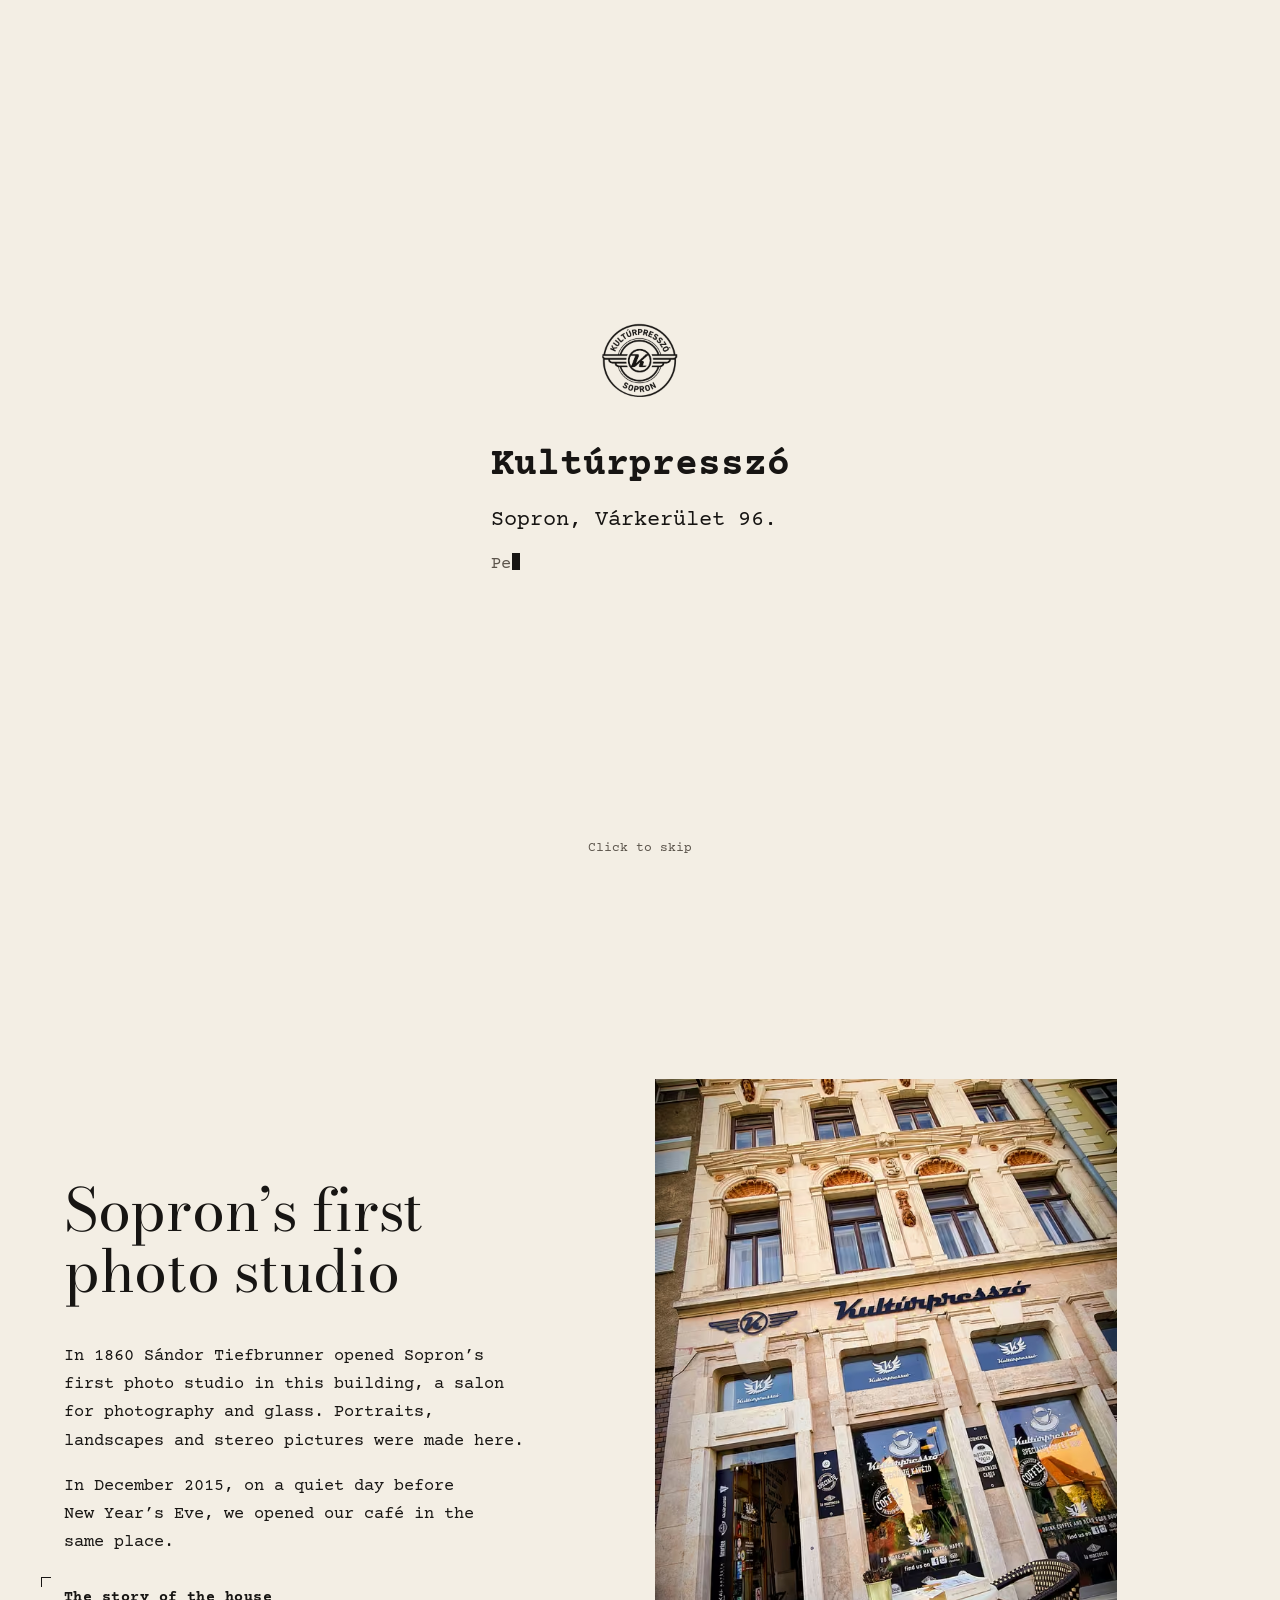
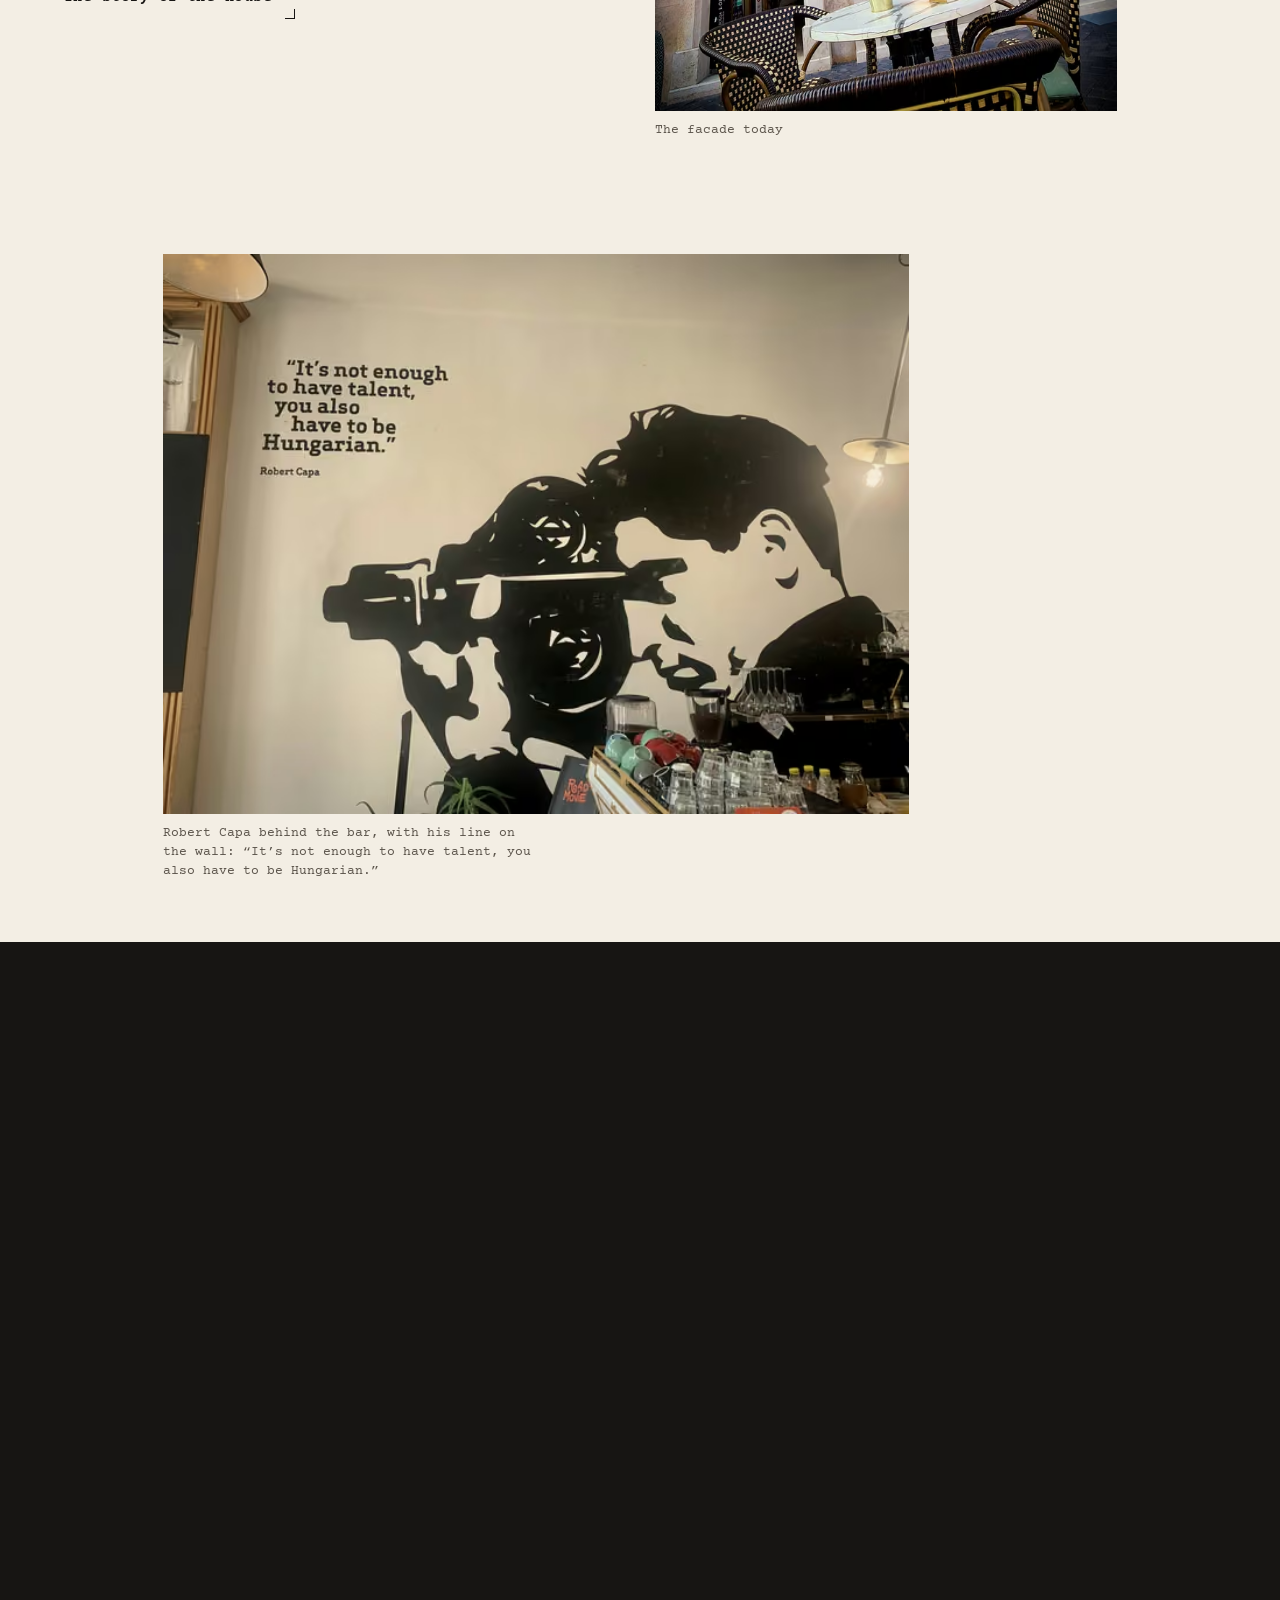
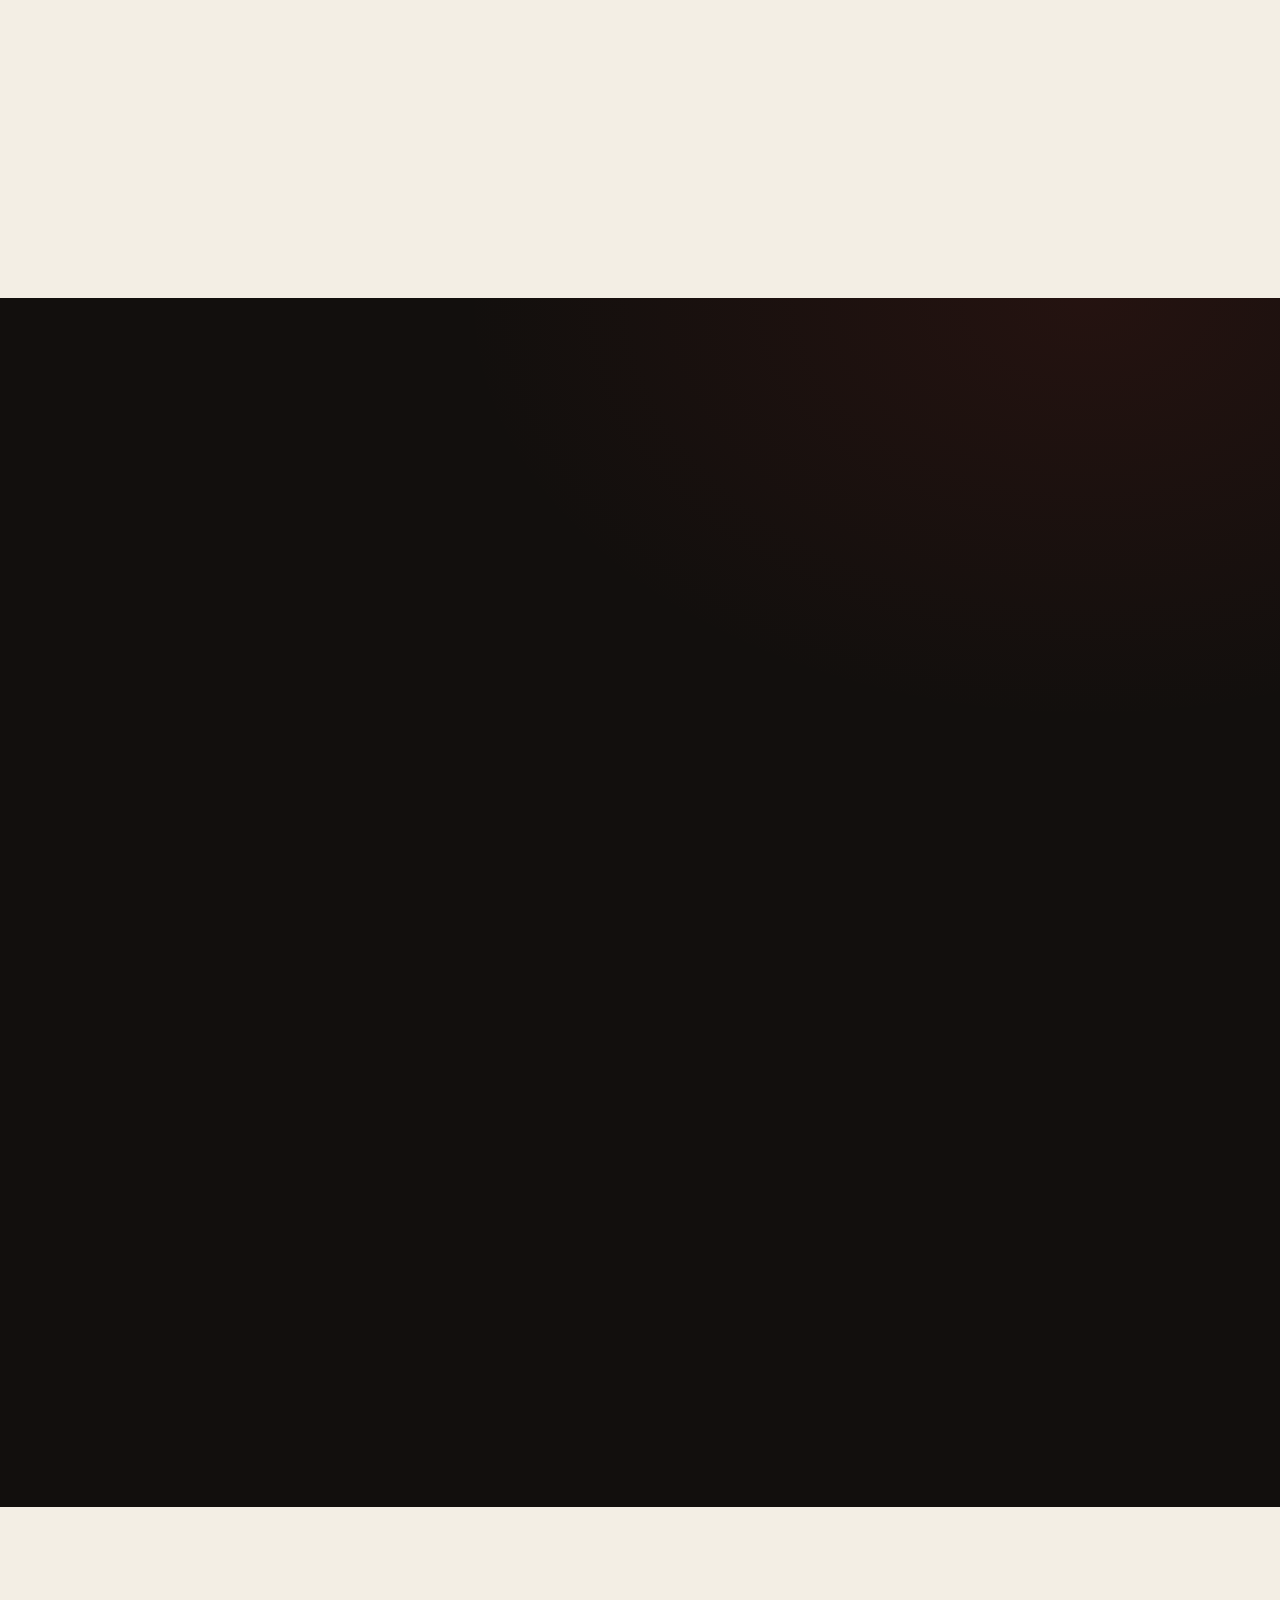
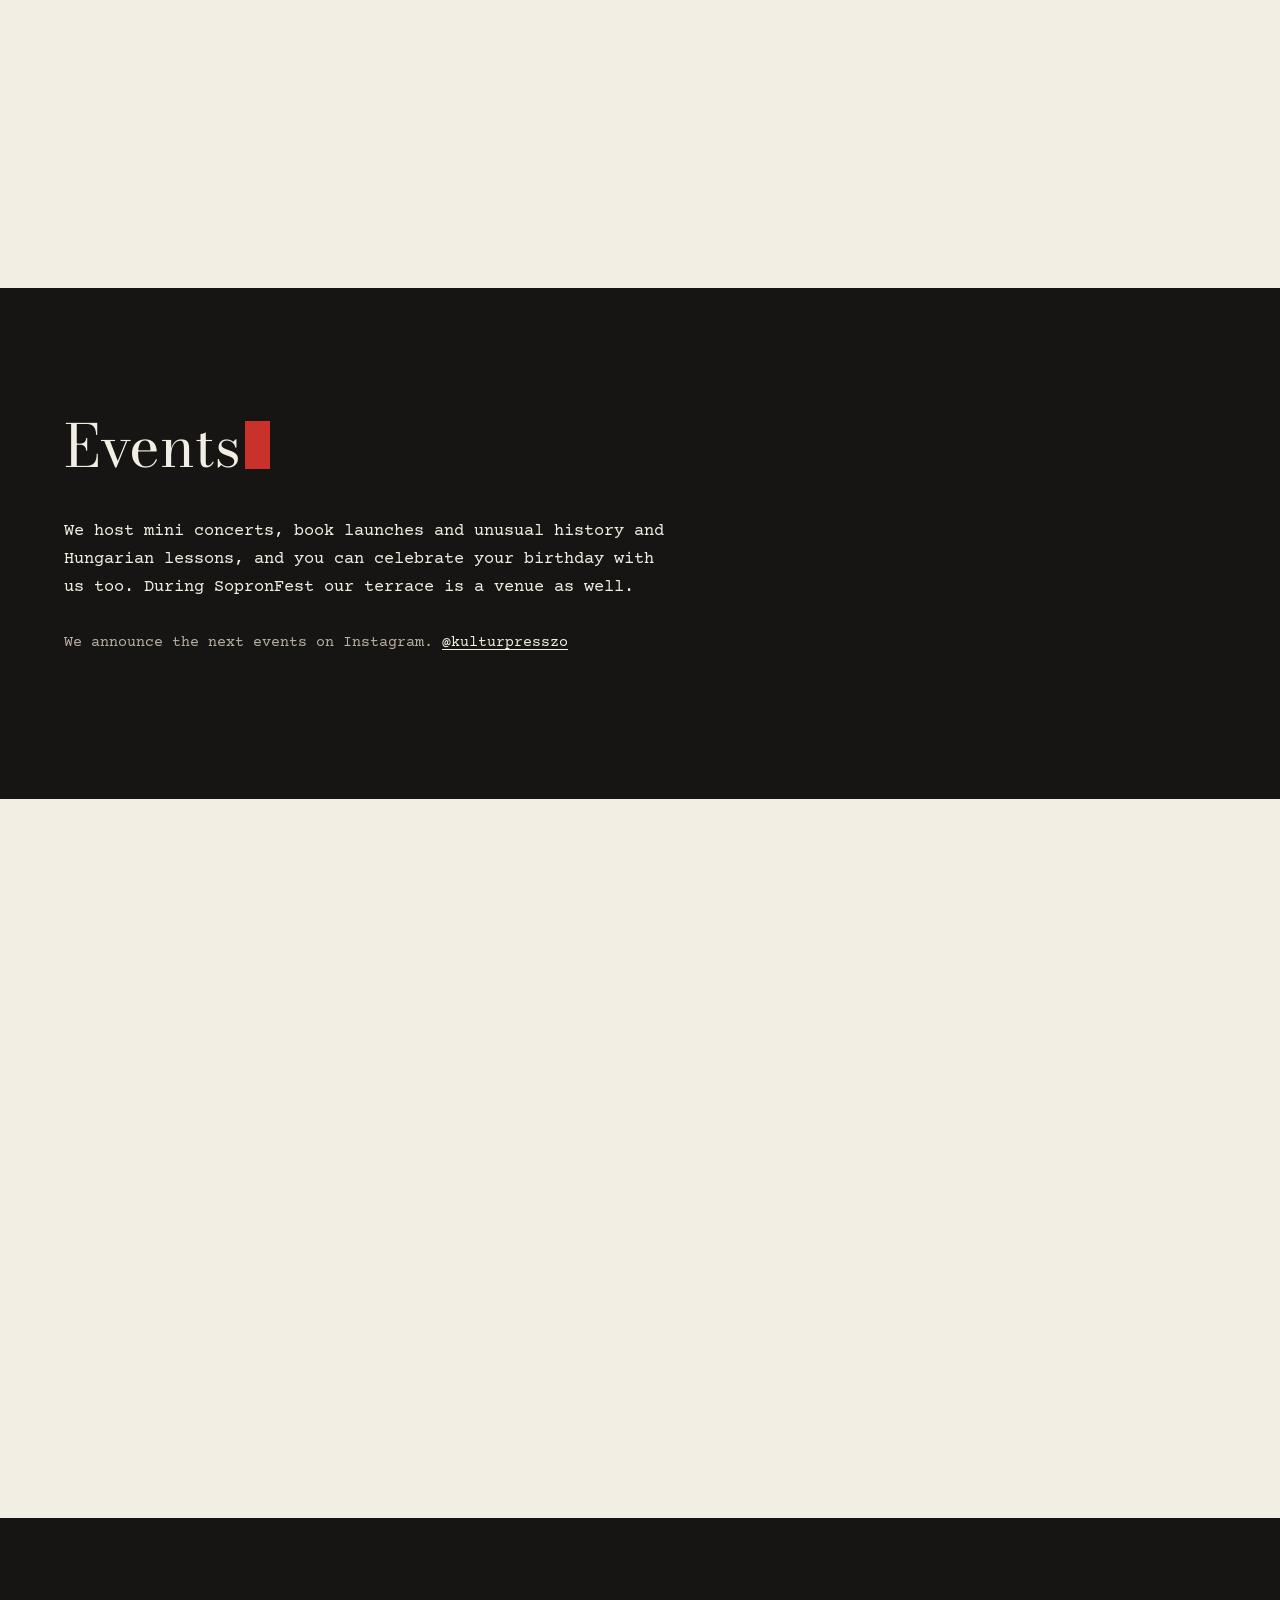
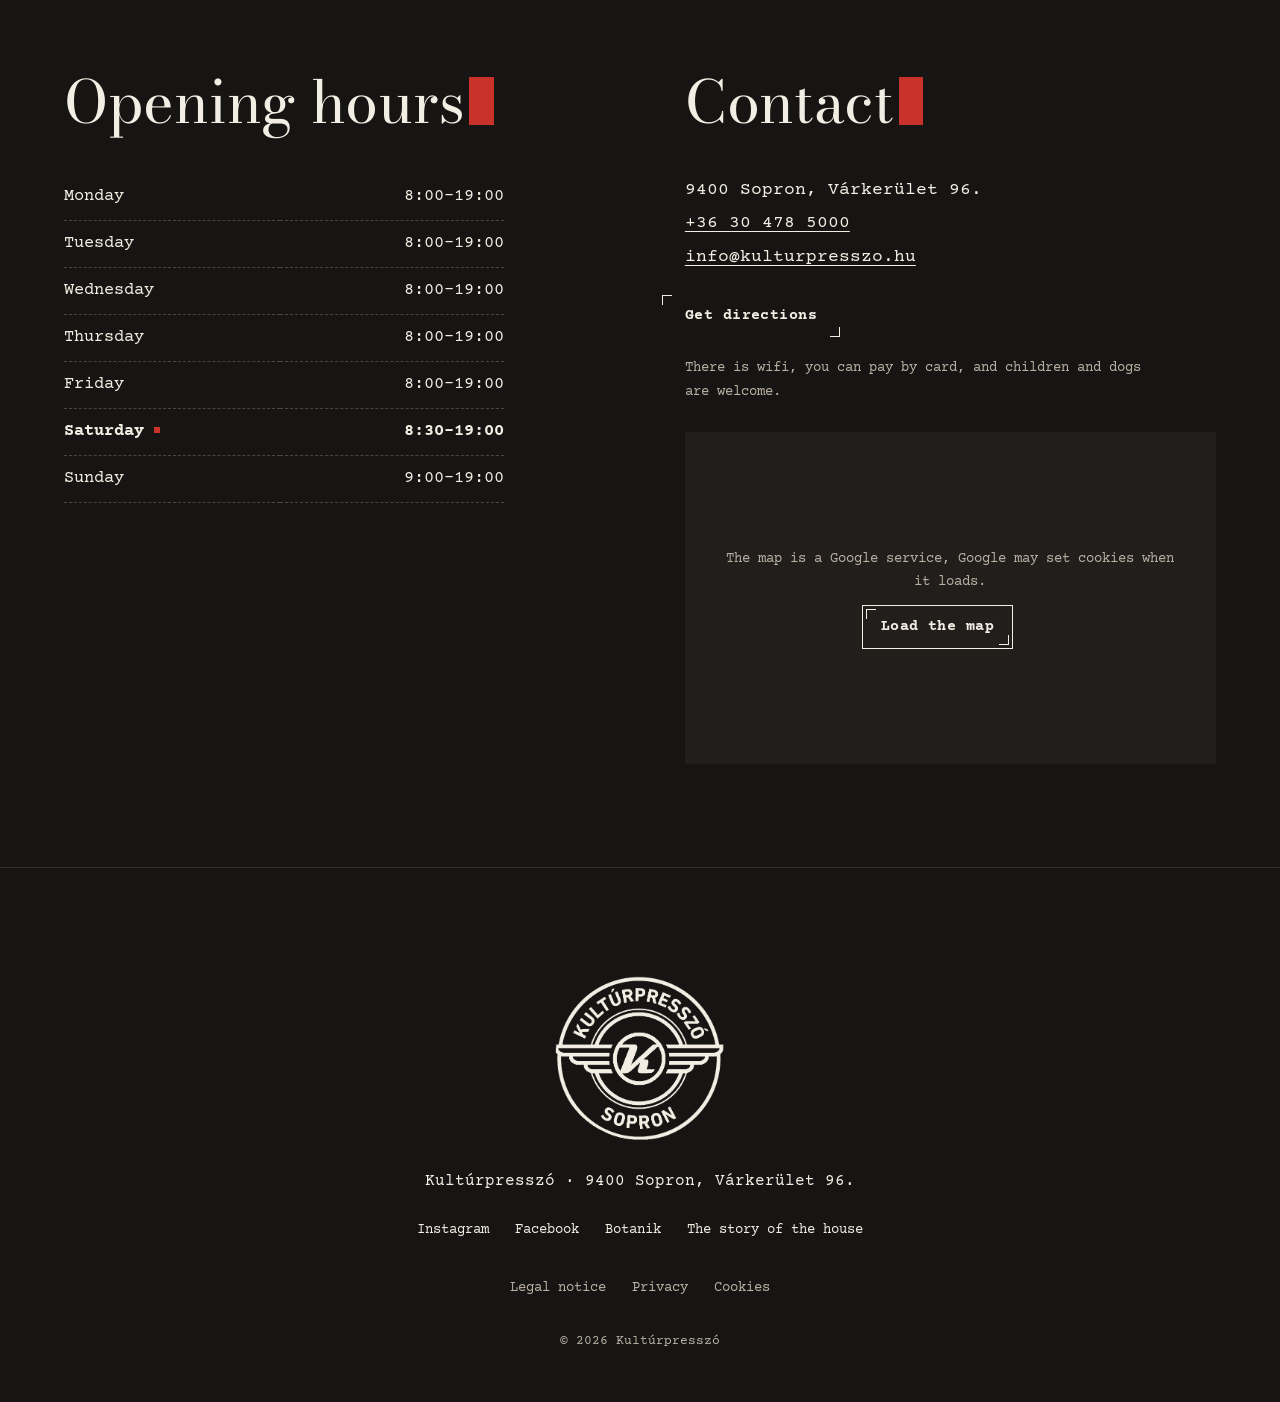
<file: site/index.html>
<!doctype html>
<html lang="hu">
<head>
<meta charset="utf-8">
<meta name="viewport" content="width=device-width, initial-scale=1">
<title>Kultúrpresszó · Kávézó Sopronban, Várkerület 96.</title>
<meta name="description" content="Specialty kávézó a soproni Várkerületen, abban a házban, ahol 1860-ban Sopron első fényirdája nyílt. Étlap, nyitvatartás, elérhetőség.">
<meta name="robots" content="noindex, nofollow">
<!-- fej: a beallit.py írja az oldal.json-ból (ikonok, megosztási kép, Google-nek szóló cégadatok) -->
<meta name="theme-color" content="#171513">
<link rel="icon" href="favicon.svg" type="image/svg+xml">
<link rel="apple-touch-icon" href="apple-touch-icon.png">
<link rel="manifest" href="site.webmanifest">
<meta property="og:type" content="website">
<meta property="og:site_name" content="Kultúrpresszó">
<meta property="og:title" content="Kultúrpresszó · Kávézó Sopronban, Várkerület 96.">
<meta property="og:description" content="Specialty kávézó a soproni Várkerületen, abban a házban, ahol 1860-ban Sopron első fényirdája nyílt. Étlap, nyitvatartás, elérhetőség.">
<meta property="og:image" content="https://kulturpresszo-sopron.netlify.app/img/megosztas.jpg">
<meta property="og:image:width" content="1200"><meta property="og:image:height" content="630">
<meta property="og:locale" content="hu_HU">
<meta property="og:locale:alternate" content="de_DE">
<meta property="og:locale:alternate" content="en_GB">
<meta name="twitter:card" content="summary_large_image">
<script type="application/ld+json">{"@context":"https://schema.org","@type":"CafeOrCoffeeShop","name":"Kultúrpresszó","url":"https://kulturpresszo-sopron.netlify.app/","image":"https://kulturpresszo-sopron.netlify.app/img/megosztas.jpg","address":{"@type":"PostalAddress","streetAddress":"Várkerület 96.","addressLocality":"Sopron","postalCode":"9400","addressCountry":"HU"},"telephone":"+36304785000","email":"info@kulturpresszo.hu","geo":{"@type":"GeoCoordinates","latitude":47.685458,"longitude":16.592671},"priceRange":"$$","sameAs":["https://www.facebook.com/kulturpresszosopron/","https://www.instagram.com/kulturpresszo/"],"openingHoursSpecification":[{"@type":"OpeningHoursSpecification","dayOfWeek":["Sunday"],"opens":"09:00","closes":"19:00"},{"@type":"OpeningHoursSpecification","dayOfWeek":["Monday","Tuesday","Wednesday","Thursday","Friday"],"opens":"08:00","closes":"19:00"},{"@type":"OpeningHoursSpecification","dayOfWeek":["Saturday"],"opens":"08:30","closes":"19:00"}],"acceptsReservations":true,"hasMenu":"https://kulturpresszo-sopron.netlify.app/#etlap"}</script>
<!-- /fej -->
<!-- korai döntések villanás nélkül: nyelv és intro. A kulcsok a beallit.py-ból jönnek (rovid). -->
<script>
(function(){var h=document.documentElement,r='kulturpresszo',L=["hu", "de", "en"],I=1,l=null;
try{l=localStorage.getItem(r+'-lang')}catch(e){}
if(!l||L.indexOf(l)<0){var n=(navigator.languages||[navigator.language||'hu']).map(function(x){return String(x).slice(0,2)});l=n.filter(function(x){return L.indexOf(x)>-1})[0]||'en'}
if(l!=='hu'){h.classList.add('lang-pending');setTimeout(function(){h.classList.remove('lang-pending')},3000)}
var s=null;try{s=sessionStorage.getItem(r+'-intro')}catch(e){}
if(I&&!s&&!matchMedia('(prefers-reduced-motion: reduce)').matches&&!/[?&]nointro/.test(location.search))h.classList.add('intro-on')})();
</script>
<link rel="preload" href="fonts/bodoni-moda-latin-400-normal.woff2" as="font" type="font/woff2" crossorigin>
<link rel="preload" href="fonts/courier-prime-latin-400-normal.woff2" as="font" type="font/woff2" crossorigin>
<link rel="preload" href="fonts/courier-prime-latin-ext-400-normal.woff2" as="font" type="font/woff2" crossorigin>
<link rel="stylesheet" href="css/oldal.min.css?v=2">
</head>
<body class="lap-fo">
<a class="skip" href="#tartalom" data-i18n="skip">Ugrás a tartalomra</a>

<div class="intro" id="intro" aria-hidden="true">
  <div class="intro__papir">
    <span class="intro__pecset"></span>
    <p class="intro__gep"><span class="intro__sor" data-sor="Kultúrpresszó"></span><span class="intro__sor" data-sor="Sopron, Várkerület 96."></span><span class="intro__sor intro__sor--kicsi" data-i18n-sor="introS3" data-sor="1860 óta fényképeznek ebben a házban."></span><span class="sr" data-i18n="introS3">1860 óta fényképeznek ebben a házban.</span></p>
    <p class="intro__skip"></p>
  </div>
  <div class="intro__vaku"></div>
</div>

<header class="fejlec">
  <a class="fejlec__logo" href="#top" aria-label="Kultúrpresszó, vissza a tetejére"><span class="felirat" data-felirat><svg viewBox="84 411 1128 156" role="img" aria-label="Kultúrpresszó" focusable="false"><polygon points="494.8,437.9 471.3,437.9 455.7,464.3 468.4,464.3"/><polygon points="1166.3,437.9 1142.8,437.9 1127.2,464.3 1140,464.3"/><path d="M1129.9,474.7c-12.5,0-22.6,2.6-30.1,7.8c-7.1,4.9-11.4,11.7-12.8,20.3c-0.3,1.5-0.4,3.1-0.4,4.6c0,4.4,1,8.4,3.1,11.8 h-36.1l40.6-44.5h-72.4l-4.7,13.7h29.1l-25.4,26.1c-1.4,1.5-2.5,3.1-3.2,4.7h-14.8c3.9-3.5,5.8-7.7,5.8-12.6 c0-4.5-1.3-10.3-3.9-17.5c-2.2-5.6-4.3-11.2-6.4-16.8c2.4-3.5,3.7-7.3,3.7-11.4c0-7-4.7-11.3-14.2-12.9l-21.1,22.4 c0.1,2.7,0.5,5.1,1.2,7.2c0.4,1.1,1.1,2.6,2.1,4.4l-22.8,21.1h17.1l9.7-8.8c2.4,6.9,3.7,11.3,3.7,13.3c0,3.9-1.5,7.7-4.5,11.5 c-10.6-6.6-18.9-10-25.1-10.2c-3.5-0.1-6.7,0.7-9.4,2.4c-3.2,1.9-5,4.5-5.5,8h-11.8c3.9-3.5,5.8-7.7,5.8-12.6 c0-4.5-1.3-10.3-3.9-17.5c-2.2-5.6-4.3-11.2-6.4-16.8c2.4-3.5,3.7-7.3,3.7-11.4c0-7-4.7-11.3-14.2-12.9l-21.1,22.4 c0.1,2.7,0.5,5.1,1.2,7.2c0.4,1.1,1.1,2.6,2.1,4.4l-22.8,21.1H883l9.7-8.8c2.4,6.9,3.7,11.3,3.7,13.3c0,3.9-1.5,7.7-4.5,11.5 c-10.6-6.6-18.9-10-25.1-10.2c-3.5-0.1-6.7,0.7-9.4,2.4c-3.2,1.9-5,4.5-5.5,8h-44.2c-7.4,0-11.1-2.3-11.1-6.9c0-1,0.2-2.1,0.6-3.2 l7-20.6h18.1l-9.2,18.4h28.3c6.2-4.1,9.1-9.1,8.8-15.2c-0.3-6-4.2-10.6-11.5-13.5c-5.5-2.2-11.8-3.3-19.1-3.3h-12.4 c-11.2,0-20.9,2.6-29.1,7.9c-9.5,6.1-14.2,14.5-14.2,25.2c0,4.4,1,8.2,2.8,11.4h-18.2l15.6-44.5h-47.3l7.2-20.9H710 c-7,0-13.1,1.5-18.1,4.5c-6.1,3.6-9.2,8.7-9.2,15.2c0,3.6,1.1,6.8,3.3,9.5c2.2,2.8,5.1,4.6,8.6,5.3l-11.2,30.8h-26.7 c5.1-1.4,9.7-4.5,13.6-9.3c3.8-4.6,5.8-9.2,6.1-13.8c0.4-10.3-4.5-16.8-14.6-19.6c-4.2-1.2-12.7-1.8-25.5-1.8l7.1-20.7h-31 l-22.5,65.2h-17.2l15.6-44.5h-47.3l7.2-20.9h-13.9c-7,0-13.1,1.5-18.1,4.5c-6.1,3.6-9.2,8.7-9.2,15.2c0,0.4,0,0.8,0,1.2h-30.7 l-15.9,44.5H443l16-44.5H428l-14.4,39.5c-0.6,1.7-1,3.4-1.1,5h-27.4l10.7-30.8h5.7c10.8,0,18-4.6,21.6-13.7h-22.1l12.1-34.3h-16.7 c-6.2,11.8-12.1,20-17.5,24.5c-4.9,4-12.3,7.3-22.2,9.8l-5.4,13.7h14l-10.9,30.8h-18.5l31.9-89.5h-30.3l-31.8,89.5h-16.8 l15.6-44.5h-30.7l-15.9,44.5h-17.4l16-44.5h-31.1L211,514.1c-0.6,1.7-1,3.4-1.1,5h-23.2l9.1-25.9c1.1-3,1.6-5.7,1.6-8 c0-7-4-10.5-12-10.5h-6.5l70-62.2h-26.7l-89.3,81.5l20.8-61.7c1.1-3.3,1.7-6.2,1.7-8.7c0-7.4-4.9-11-14.6-11H87.4 c-5.7,9.5,1.1,21.6,12.1,21.6h22.6l-34.9,98.8h14.4c7.9,0,14.8-2.7,20.9-8l44.7-39.8l-11.4,34.1c-0.5,1.6-0.8,3.1-0.8,4.5 c0,6.1,4.1,9.2,12.3,9.2h29.9c6.9,0,12.4-1.1,16.5-3.3c2.5,2.2,6,3.3,10.5,3.3h15.1c7.6,0,13.6-2.7,18.1-8c0,5.4,4.2,8,12.6,8 h35.8c1.8,0,3.6-0.3,5.3-0.8c1.8,0.5,3.9,0.8,6.4,0.8h32.9c2.8,0,5.5-0.4,8.1-1.2c2,0.8,4.5,1.2,7.6,1.2h43.6 c3.7,0,6.9-0.5,9.7-1.4c2.1,0.9,4.6,1.4,7.4,1.4h15.1c7.6,0,13.6-2.7,18.1-8c0,5.4,4.2,8,12.6,8h35.8c3.6,0,7-1,10.2-2.9 c4.1-2.5,7.1-12.9,8.7-17l9.5-24.6h18.2l-9.7,27.8c-0.7,2.1-1.1,4.1-1.1,5.9c0,7.2,4.3,10.8,13,10.8h28.1l-11.4,32.9h31.1 l26.8-77.4c3.5-0.1,6.8,1,9.7,3.4c2.9,2.4,4.4,5.2,4.4,8.3c0,5.1-1.3,9.2-3.9,12.5c-1.9,2.5-4.8,4.5-8.6,6.2c-2.7,1-5.3,2.1-8,3.2 c0.2,7.2,3.8,10.9,10.8,10.9h46.6c5,0,9.3-1.1,12.9-3.3c4.1-2.5,5.7-12.4,7.3-16.6l9.5-24.6h18.2l-9.7,27.8 c-0.7,2.1-1.1,4.1-1.1,5.9c0,7.2,4.3,10.8,13,10.8h32.8c4.2,0,8.3-1.2,12.1-3.6c0.3-0.2,0.5-0.3,0.8-0.5 c6.7,2.7,15.6,4.1,26.9,4.1H853c2.7,0,5.3-0.4,7.7-1.1c2.6,0.7,5.8,1.1,9.6,1.1h65c2.4,0,4.8-0.3,7-1c2.6,0.6,5.7,1,9.3,1h65 c2.4,0,4.6-0.3,6.8-0.9c2.4,0.6,5.3,0.9,8.9,0.9h55.9c5.3,0,9.6-1.2,13-3.5c6.7,3.3,15.4,4.9,25.9,4.8c11.6-0.1,21-2.7,28.2-7.9 c7.6-5.4,11.8-12.9,12.6-22.4c0.2-2.4-0.3-5.3-1.5-8.7c-1.2-3.3-2.7-5.6-4.6-6.9h27.6c11.4,0,18.3-4.6,20.5-13.7H1129.9z M507.6,519.2h-16.2l15.6-44.4c0.2,3.1,1.3,5.8,3.2,8.3c2.2,2.8,5.1,4.6,8.6,5.3L507.6,519.2z M1131.4,520.8 c-0.8,0.1-1.7,0.1-2.8,0.1c-9.1,0-13.7-2.4-13.7-7.4c0-1,0.2-2.1,0.6-3.3l7.7-21.9h19.6L1131.4,520.8z"/></svg></span></a>
  <button class="fejlec__gomb" type="button" data-menu-gomb aria-expanded="false" aria-controls="menu"><span data-i18n="menu">Menü</span></button>
  <nav class="fejlec__nav vagojel-link" id="menu" data-menu aria-label="Fő menü">
    <a href="#haz" data-i18n="n1">A ház</a>
    <a href="#kave" data-i18n="n2">Kávé</a>
    <a href="#etlap" data-i18n="n3">Étlap</a>
    <a href="#nyitvatartas" data-i18n="n4">Nyitvatartás</a>
    <a href="botanik.html" data-i18n="n5">Botanik</a>
  </nav>
  <div class="nyelv" role="group" aria-label="Nyelv / Sprache / Language">
    <button type="button" data-lang="hu" lang="hu" aria-pressed="true">HU</button>
    <button type="button" data-lang="de" lang="de" aria-pressed="false">DE</button>
    <button type="button" data-lang="en" lang="en" aria-pressed="false">EN</button>
  </div>
</header>

<main id="tartalom">
  <section class="hero" id="top">
    <div class="hero__kep foto foto--elso" data-cur="photo">
      <picture>
        <source media="(max-width: 760px)" type="image/avif" srcset="img/terasz-fa-640.avif 640w, img/terasz-fa-960.avif 960w, img/terasz-fa-1280.avif 1280w, img/terasz-fa-1920.avif 1920w" sizes="100vw">
        <source media="(max-width: 760px)" type="image/webp" srcset="img/terasz-fa-640.webp 640w, img/terasz-fa-960.webp 960w, img/terasz-fa-1280.webp 1280w, img/terasz-fa-1920.webp 1920w" sizes="100vw">
        <source type="image/avif" srcset="img/terasz-este-1280.avif 1280w, img/terasz-este-1920.avif 1920w" sizes="100vw">
        <source type="image/webp" srcset="img/terasz-este-1280.webp 1280w, img/terasz-este-1920.webp 1920w" sizes="100vw">
        <img src="img/terasz-este-1920.jpg" width="1920" height="1080" alt="A Kultúrpresszó terasza este a Várkerületen, a homlokzaton égő fényfüzérrel" data-i18n-attr="alt:altHero" decoding="async">
      </picture>
    </div>
    <div class="hero__szoveg">
      <h1 class="hero__cim" data-i18n="h1">Kávézó a soproni Várkerületen</h1>
      <p class="hero__al" data-i18n="hsub">Specialty kávé és egész nap reggeli abban a házban, ahol 1860-ban Sopron első fényirdája nyílt.</p>
      <p class="hero__sor"><span class="most" data-most></span><span class="hero__cim2">Várkerület 96.</span></p>
      <p class="hero__gombok"><a class="gomb vagojel" href="#etlap" data-i18n="hGomb">Étlap és árak</a><a class="hero__link" href="https://www.google.com/maps/dir/?api=1&amp;destination=Kult%C3%BArpressz%C3%B3%2C%209400%20Sopron%2C%20V%C3%A1rker%C3%BClet%2096." data-utvonal rel="noopener" data-i18n="utvonal">Útvonaltervezés</a></p>
    </div>
    <p class="kepfelirat hero__felirat" data-i18n="hCap">Várkerület 96., este</p>
  </section>

  <section class="lusta haz" id="haz">
    <div class="haz__szoveg">
      <h2 class="gepelt" data-i18n="hazH">Sopron első fényirdája volt</h2>
      <p data-i18n="hazP1">Tiefbrunner Sándor 1860-ban ebben a házban nyitotta meg Sopron első fényirdáját, vagyis fényképészeti és üvegszalonját. Portrék, tájképek és sztereó képek készültek itt.</p>
      <p data-i18n="hazP2">2015 decemberében, egy nyugodt, szilveszter előtti napon nyitottunk kávézót ugyanitt.</p>
      <p><a class="gomb vagojel" href="a-haz.html" data-i18n="hazGomb">A ház története</a></p>
    </div>
    <figure class="haz__kep foto" data-cur="photo">
      <!--pic:homlokzat|altHaz|(max-width: 760px) 100vw, 40vw--><picture><source type="image/avif" srcset="img/homlokzat-640.avif 640w, img/homlokzat-960.avif 960w, img/homlokzat-1280.avif 1280w, img/homlokzat-1464.avif 1464w" sizes="(max-width: 760px) 100vw, 40vw"><source type="image/webp" srcset="img/homlokzat-640.webp 640w, img/homlokzat-960.webp 960w, img/homlokzat-1280.webp 1280w, img/homlokzat-1464.webp 1464w" sizes="(max-width: 760px) 100vw, 40vw"><img src="img/homlokzat-1280.jpg" width="1464" height="2600" alt="A Kultúrpresszó háza a Várkerületen: krémszínű homlokzat, a földszinten a kávézó feliratával" data-i18n-attr="alt:altHaz" loading="lazy" decoding="async"></picture><!--/pic-->
      <figcaption class="kepfelirat" data-i18n="hazCap">A homlokzat ma</figcaption>
    </figure>
    <figure class="haz__capa foto" data-cur="photo">
      <!--pic:capa|altCapa|(max-width: 760px) 100vw, 50vw--><picture><source type="image/avif" srcset="img/capa-640.avif 640w, img/capa-960.avif 960w, img/capa-1280.avif 1280w, img/capa-1920.avif 1920w" sizes="(max-width: 760px) 100vw, 50vw"><source type="image/webp" srcset="img/capa-640.webp 640w, img/capa-960.webp 960w, img/capa-1280.webp 1280w, img/capa-1920.webp 1920w" sizes="(max-width: 760px) 100vw, 50vw"><img src="img/capa-1280.jpg" width="1920" height="1440" alt="Robert Capa fekete sziluettje filmkamerával a pult mögötti falon, mellette az idézete" data-i18n-attr="alt:altCapa" loading="lazy" decoding="async"></picture><!--/pic-->
      <figcaption class="kepfelirat" data-i18n="capaCap">Robert Capa a pult mögött, a falon az ő mondata: „It’s not enough to have talent, you also have to be Hungarian.”</figcaption>
    </figure>
  </section>

  <section class="lusta kave sotet" id="kave">
    <figure class="kave__kep foto" data-cur="photo">
      <!--pic:espresso|altEspresso|(max-width: 760px) 100vw, 50vw--><picture><source type="image/avif" srcset="img/espresso-640.avif 640w, img/espresso-960.avif 960w, img/espresso-1280.avif 1280w, img/espresso-1440.avif 1440w" sizes="(max-width: 760px) 100vw, 50vw"><source type="image/webp" srcset="img/espresso-640.webp 640w, img/espresso-960.webp 960w, img/espresso-1280.webp 1280w, img/espresso-1440.webp 1440w" sizes="(max-width: 760px) 100vw, 50vw"><img src="img/espresso-1280.jpg" width="1440" height="1800" alt="Espresso folyik két csészébe a La Marzocco gépből" data-i18n-attr="alt:altEspresso" loading="lazy" decoding="async"></picture><!--/pic-->
    </figure>
    <div class="kave__szoveg">
      <h2 class="gepelt" data-i18n="kaveH">A kávénk</h2>
      <p data-i18n="kaveP">A blendünket a 42 Coffee pörköli nekünk: fele etióp Heirloom, fele brazil Yellow Bourbon, mindkettő natúr feldolgozású.</p>
      <dl class="adatlap">
        <div><dt data-i18n="k1">Pörkölő</dt><dd>42 Coffee</dd></div>
        <div><dt data-i18n="k2">Gép</dt><dd>La Marzocco KB90</dd></div>
        <div><dt data-i18n="k3">Blend</dt><dd data-i18n="k3d">50% Etiópia Heirloom, 50% Brazília Yellow Bourbon</dd></div>
        <div><dt data-i18n="k4">Mellette</dt><dd data-i18n="k4d">vendégkávé, filter, cold brew</dd></div>
        <div><dt data-i18n="k5">Növényi tej</dt><dd data-i18n="k5d">zab, mandula, kókusz</dd></div>
      </dl>
      <p class="megjegyzes" data-i18n="kaveM">Hogy épp melyik vendégkávé fut, azt a pultnál mondjuk meg.</p>
    </div>
    <figure class="kave__gep foto" data-cur="photo">
      <!--pic:marzocco|altMarzocco|(max-width: 760px) 100vw, 34vw--><picture><source type="image/avif" srcset="img/marzocco-640.avif 640w, img/marzocco-960.avif 960w, img/marzocco-1280.avif 1280w, img/marzocco-1920.avif 1920w" sizes="(max-width: 760px) 100vw, 34vw"><source type="image/webp" srcset="img/marzocco-640.webp 640w, img/marzocco-960.webp 960w, img/marzocco-1280.webp 1280w, img/marzocco-1920.webp 1920w" sizes="(max-width: 760px) 100vw, 34vw"><img src="img/marzocco-1280.jpg" width="1920" height="1549" alt="A La Marzocco kávégép és a darálók a pulton, mögöttük a falfestmény" data-i18n-attr="alt:altMarzocco" loading="lazy" decoding="async"></picture><!--/pic-->
    </figure>
  </section>

  <section class="lusta etlap" id="etlap">
    <div class="etlap__lap">
      <h2 class="gepelt" data-i18n="etlapH">Étlap</h2>
      <div class="etlap__lista" data-etlap="data/menu.json"></div>
      <h3 data-i18n="etelH">Ételek</h3>
      <p data-i18n="etelP">Egész nap reggeli, szendvicsek és bagelek, krémek és kencék vegán változatban is. Sütemény paleo, gluténmentes és vegán változatban.</p>
      <h3 data-i18n="borH">Bor és párlat</h3>
      <p data-i18n="borP">Soproni borok és párlatok.</p>
      <p class="megjegyzes" data-i18n="etlapM">A kávék árai a helyi étlapunkról valók. A teljes étlapot és a napi süteményeket a pultnál találja.</p>
    </div>
    <figure class="etlap__kep foto" data-cur="photo">
      <!--pic:reggeli|altReggeli|(max-width: 760px) 100vw, 40vw--><picture><source type="image/avif" srcset="img/reggeli-640.avif 640w, img/reggeli-960.avif 960w, img/reggeli-1280.avif 1280w, img/reggeli-1440.avif 1440w" sizes="(max-width: 760px) 100vw, 40vw"><source type="image/webp" srcset="img/reggeli-640.webp 640w, img/reggeli-960.webp 960w, img/reggeli-1280.webp 1280w, img/reggeli-1440.webp 1440w" sizes="(max-width: 760px) 100vw, 40vw"><img src="img/reggeli-1280.jpg" width="1440" height="1800" alt="Reggeli a fa asztalon: tojás, saláta, pirítós, mellette cappuccino és latte" data-i18n-attr="alt:altReggeli" loading="lazy" decoding="async"></picture><!--/pic-->
    </figure>
    <figure class="etlap__kep2 foto" data-cur="photo">
      <!--pic:sutik|altSutik|(max-width: 760px) 50vw, 22vw--><picture><source type="image/avif" srcset="img/sutik-640.avif 640w, img/sutik-960.avif 960w, img/sutik-1280.avif 1280w, img/sutik-1440.avif 1440w" sizes="(max-width: 760px) 50vw, 22vw"><source type="image/webp" srcset="img/sutik-640.webp 640w, img/sutik-960.webp 960w, img/sutik-1280.webp 1280w, img/sutik-1440.webp 1440w" sizes="(max-width: 760px) 50vw, 22vw"><img src="img/sutik-1280.jpg" width="1440" height="1800" alt="Sütemények és kávék felülről, mellettük egy magazin" data-i18n-attr="alt:altSutik" loading="lazy" decoding="async"></picture><!--/pic-->
    </figure>
  </section>

  <section class="lusta terasz sotet" id="terasz">
    <div class="terasz__szoveg">
      <h2 class="gepelt" data-i18n="teraszH">Terasz a Várkerületen</h2>
      <p data-i18n="teraszP">Jó időben kint ülünk a ház előtt, esténként fényfüzér ég a bejárat fölött. Kattintson a fotóra, és előhívjuk.</p>
    </div>
    <div class="gep" data-gep>
      <button class="gep__kereso" type="button" data-gep-kereso>
        <span class="gep__kep"><!--pic:terasz-kereso|-|(max-width: 760px) 90vw, 36vw--><picture><source type="image/avif" srcset="img/terasz-kereso-640.avif 640w, img/terasz-kereso-960.avif 960w, img/terasz-kereso-1280.avif 1280w, img/terasz-kereso-1440.avif 1440w" sizes="(max-width: 760px) 90vw, 36vw"><source type="image/webp" srcset="img/terasz-kereso-640.webp 640w, img/terasz-kereso-960.webp 960w, img/terasz-kereso-1280.webp 1280w, img/terasz-kereso-1440.webp 1440w" sizes="(max-width: 760px) 90vw, 36vw"><img src="img/terasz-kereso-1280.jpg" width="1440" height="1176" alt="" loading="lazy" decoding="async"></picture><!--/pic--></span>
        <span class="gep__keret" aria-hidden="true"></span>
        <span class="gep__jel" data-i18n="gepJel">Kattintson a fotóra</span>
      </button>
      <div class="gep__tal" aria-live="polite"><span class="gep__ures" data-i18n="gepUres">előhívótál</span>
        <div class="gep__papir"><span class="gep__nyomat"></span><span class="gep__datum" data-gep-datum></span></div>
        <button class="gomb vagojel gep__mentes" type="button" data-gep-mentes hidden data-i18n="gepMentes">Kép letöltése</button>
      </div>
      <div class="gep__vaku" aria-hidden="true"></div>
    </div>
  </section>

  <section class="lusta galeria" id="galeria">
    <h2 class="gepelt" data-i18n="galH">A presszó belülről</h2>
    <div class="racs">
      <figure class="racs__1 foto" data-cur="photo"><!--pic:belso|altBelso|(max-width: 760px) 100vw, 50vw--><picture><source type="image/avif" srcset="img/belso-640.avif 640w, img/belso-960.avif 960w, img/belso-1280.avif 1280w, img/belso-1920.avif 1920w" sizes="(max-width: 760px) 100vw, 50vw"><source type="image/webp" srcset="img/belso-640.webp 640w, img/belso-960.webp 960w, img/belso-1280.webp 1280w, img/belso-1920.webp 1920w" sizes="(max-width: 760px) 100vw, 50vw"><img src="img/belso-1280.jpg" width="1920" height="1440" alt="A belső tér függőlámpákkal, a falon Robert Capa sziluettje" data-i18n-attr="alt:altBelso" loading="lazy" decoding="async"></picture><!--/pic--><figcaption class="kepfelirat" data-i18n="g1">A belső tér, hátul a falfestmény</figcaption></figure>
      <figure class="racs__2 foto" data-cur="photo"><!--pic:letra|altLetra|(max-width: 760px) 50vw, 25vw--><picture><source type="image/avif" srcset="img/letra-640.avif 640w, img/letra-960.avif 960w, img/letra-1280.avif 1280w, img/letra-1460.avif 1460w" sizes="(max-width: 760px) 50vw, 25vw"><source type="image/webp" srcset="img/letra-640.webp 640w, img/letra-960.webp 960w, img/letra-1280.webp 1280w, img/letra-1460.webp 1460w" sizes="(max-width: 760px) 50vw, 25vw"><img src="img/letra-1280.jpg" width="1460" height="2600" alt="Piros létra a plafonig érő könyvespolc előtt" data-i18n-attr="alt:altLetra" loading="lazy" decoding="async"></picture><!--/pic--><figcaption class="kepfelirat" data-i18n="g2">A piros létra</figcaption></figure>
      <figure class="racs__3 foto" data-cur="photo"><!--pic:irogep|altIrogep|(max-width: 760px) 50vw, 25vw--><picture><source type="image/avif" srcset="img/irogep-640.avif 640w, img/irogep-960.avif 960w, img/irogep-1280.avif 1280w, img/irogep-1440.avif 1440w" sizes="(max-width: 760px) 50vw, 25vw"><source type="image/webp" srcset="img/irogep-640.webp 640w, img/irogep-960.webp 960w, img/irogep-1280.webp 1280w, img/irogep-1440.webp 1440w" sizes="(max-width: 760px) 50vw, 25vw"><img src="img/irogep-1280.jpg" width="1440" height="1800" alt="Latte egy türkiz írógépen, mögötte egy régi fekete-fehér fénykép" data-i18n-attr="alt:altIrogep" loading="lazy" decoding="async"></picture><!--/pic--><figcaption class="kepfelirat" data-i18n="g3">Türkiz írógép</figcaption></figure>
      <figure class="racs__4 foto" data-cur="photo"><!--pic:polcok|altPolcok|(max-width: 760px) 100vw, 50vw--><picture><source type="image/avif" srcset="img/polcok-640.avif 640w, img/polcok-960.avif 960w, img/polcok-1280.avif 1280w, img/polcok-1920.avif 1920w" sizes="(max-width: 760px) 100vw, 50vw"><source type="image/webp" srcset="img/polcok-640.webp 640w, img/polcok-960.webp 960w, img/polcok-1280.webp 1280w, img/polcok-1920.webp 1920w" sizes="(max-width: 760px) 100vw, 50vw"><img src="img/polcok-1280.jpg" width="1920" height="1440" alt="Hosszú belső tér plafonig érő fa polcokkal és asztalokkal" data-i18n-attr="alt:altPolcok" loading="lazy" decoding="async"></picture><!--/pic--><figcaption class="kepfelirat" data-i18n="g4">Plafonig érő polcok</figcaption></figure>
      <figure class="racs__5 foto" data-cur="photo"><!--pic:szonyeg|altSzonyeg|(max-width: 760px) 50vw, 25vw--><picture><source type="image/avif" srcset="img/szonyeg-640.avif 640w, img/szonyeg-960.avif 960w, img/szonyeg-1280.avif 1280w" sizes="(max-width: 760px) 50vw, 25vw"><source type="image/webp" srcset="img/szonyeg-640.webp 640w, img/szonyeg-960.webp 960w, img/szonyeg-1280.webp 1280w" sizes="(max-width: 760px) 50vw, 25vw"><img src="img/szonyeg-1280.jpg" width="1280" height="1600" alt="Latte egy perzsaszőnyeg közepén, felülről" data-i18n-attr="alt:altSzonyeg" loading="lazy" decoding="async"></picture><!--/pic--><figcaption class="kepfelirat" data-i18n="g5">Latte a perzsaszőnyegen</figcaption></figure>
      <figure class="racs__6 foto" data-cur="photo"><!--pic:konyv|altKonyv|(max-width: 760px) 50vw, 25vw--><picture><source type="image/avif" srcset="img/konyv-640.avif 640w, img/konyv-960.avif 960w, img/konyv-1263.avif 1263w" sizes="(max-width: 760px) 50vw, 25vw"><source type="image/webp" srcset="img/konyv-640.webp 640w, img/konyv-960.webp 960w, img/konyv-1263.webp 1263w" sizes="(max-width: 760px) 50vw, 25vw"><img src="img/konyv-1263.jpg" width="1263" height="1365" alt="Nyitott könyv fekete-fehér fotóval és egy latte" data-i18n-attr="alt:altKonyv" loading="lazy" decoding="async"></picture><!--/pic--><figcaption class="kepfelirat" data-i18n="g6">Könyv a kávé mellé</figcaption></figure>
    </div>
  </section>

  <section class="lusta velemeny" id="velemenyek">
    <h2 class="gepelt" data-i18n="velH">Vendégeink a Google-on</h2>
    <blockquote class="velemeny__nagy"><p>„Állandó reggelizőhelyünk lett ez a csodás hangulatú, irtó cuki, menő hely.”</p><footer>Kriszta Kovacs</footer></blockquote>
    <div class="velemeny__kicsik">
      <blockquote><p>„Finom kávé, kellemes belső tér, és a Várkerület elragadó hangulata.”</p><footer>Groove Rádió</footer></blockquote>
      <blockquote lang="en"><p>“A perfect espresso macchiato on a lovely September afternoon.”</p><footer>Patrycja M. <span data-i18n="angolul">(angolul írta)</span></footer></blockquote>
    </div>
    <p class="velemeny__szam"><span data-i18n="velSzam">4,6 csillag, 1230 értékelés a Google-on (2026. november)</span> <a class="vonal" href="https://www.google.com/maps/search/?api=1&amp;query=Kult%C3%BArpressz%C3%B3%20Sopron%20V%C3%A1rker%C3%BClet%2096" rel="noopener" data-i18n="velLink">Az összes vélemény</a></p>
  </section>

  <section class="programok sotet" id="programok">
    <h2 class="gepelt" data-i18n="progH">Programok</h2>
    <p class="programok__le" data-i18n="progP">Tartunk mini koncerteket, könyvbemutatókat, rendhagyó történelem- és magyarórákat, és születésnapot is ünnepelhet nálunk. A SopronFest idején a teraszunk is helyszín.</p>
    <ol class="programok__lista" data-programok="data/esemenyek.json"></ol>
    <p class="programok__ures" data-programok-ures hidden><span data-i18n="progUres">A következő programokat az Instagramon jelentjük be.</span> <a class="vonal" href="https://www.instagram.com/kulturpresszo/" rel="noopener">@kulturpresszo</a></p>
  </section>

  <section class="lusta botanik-ajanlo" id="botanik">
    <figure class="botanik-ajanlo__kep foto" data-cur="photo">
      <!--pic:botanik-belso|altBotanikBelso|(max-width: 760px) 100vw, 55vw--><picture><source type="image/avif" srcset="img/botanik-belso-640.avif 640w, img/botanik-belso-960.avif 960w, img/botanik-belso-1280.avif 1280w, img/botanik-belso-1440.avif 1440w" sizes="(max-width: 760px) 100vw, 55vw"><source type="image/webp" srcset="img/botanik-belso-640.webp 640w, img/botanik-belso-960.webp 960w, img/botanik-belso-1280.webp 1280w, img/botanik-belso-1440.webp 1440w" sizes="(max-width: 760px) 100vw, 55vw"><img src="img/botanik-belso-1280.jpg" width="1440" height="1795" alt="A Botanik belső tere fotelekkel és nagy üvegfalakkal" data-i18n-attr="alt:altBotanikBelso" loading="lazy" decoding="async"></picture><!--/pic-->
    </figure>
    <div class="botanik-ajanlo__szoveg">
      <h2 class="gepelt" data-i18n="botH">Kultúrpresszó Botanik</h2>
      <p data-i18n="botP">2025. május 1. óta a Soproni Egyetem Botanikus kertjében, a Ligneum üvegépületében is főzünk kávét. Hétköznap 8:30–16:00, hétvégén rendezvények idején.</p>
      <p><a class="gomb vagojel" href="botanik.html" data-i18n="botGomb">A Botanik oldala</a></p>
    </div>
  </section>

  <section class="info sotet" id="nyitvatartas">
    <div class="info__nyitva">
      <h2 class="gepelt" data-i18n="nyitvaH">Nyitvatartás</h2>
      <p class="most most--nagy" data-most></p>
      <div data-nyitvatartas><table><caption class="sr" data-i18n="nyitvaH">Nyitvatartás</caption><tbody></tbody></table>
      <ul class="kivetelek" data-kivetelek hidden></ul></div>
    </div>
    <div class="info__cim" id="elerhetoseg">
      <h2 class="gepelt" data-i18n="elerH">Elérhetőség</h2>
      <p class="info__sorok">9400 Sopron, Várkerület 96.<br><a class="vonal" href="tel:+36304785000">+36 30 478 5000</a><br><a class="vonal" href="mailto:info@kulturpresszo.hu">info@kulturpresszo.hu</a></p>
      <p><a class="gomb vagojel" href="https://www.google.com/maps/dir/?api=1&amp;destination=Kult%C3%BArpressz%C3%B3%2C%209400%20Sopron%2C%20V%C3%A1rker%C3%BClet%2096." data-utvonal rel="noopener" data-i18n="utvonal">Útvonaltervezés</a></p>
      <p class="megjegyzes" data-i18n="infoM">Van wifi, fizethet kártyával, és gyerekkel, kutyával is szívesen látjuk.</p>
      <div class="terkep" data-terkep="https://www.google.com/maps?q=Kult%C3%BArpressz%C3%B3%2C%20Sopron%2C%20V%C3%A1rker%C3%BClet%2096.&amp;output=embed">
        <p><span data-i18n="terkepP">A térkép a Google szolgáltatása, betöltéskor a Google sütiket helyezhet el.</span><br>
        <button type="button" class="gomb vagojel" data-cim="Térkép" data-i18n="terkepGo">Térkép betöltése</button></p>
      </div>
    </div>
  </section>
</main>

<footer class="labresz">
  <span class="labresz__pecset" aria-hidden="true"></span>
  <p class="labresz__nev">Kultúrpresszó · 9400 Sopron, Várkerület 96.</p>
  <p class="labresz__linkek vagojel-link"><a href="https://www.instagram.com/kulturpresszo/" rel="noopener">Instagram</a><a href="https://www.facebook.com/kulturpresszosopron/" rel="noopener">Facebook</a><a href="botanik.html">Botanik</a><a href="a-haz.html" data-i18n="hazGomb">A ház története</a></p>
  <p class="labresz__jogi vagojel-link"><a href="jogi.html#impresszum" data-i18n="ftImp">Impresszum</a><a href="jogi.html#adatkezeles" data-i18n="ftPriv">Adatkezelés</a><a href="jogi.html#sutik" data-i18n="ftCook">Sütik</a></p>
  <p class="labresz__kicsi">© 2026 Kultúrpresszó <span class="labresz__keszito"><!-- keszito --><!-- /keszito --></span></p>
</footer>

<script src="js/oldal.js?v=1"></script>
<script src="js/szovegek.js?v=1"></script>
<script src="js/oldal.min.js?v=1" defer></script>
</body>
</html>
</file>
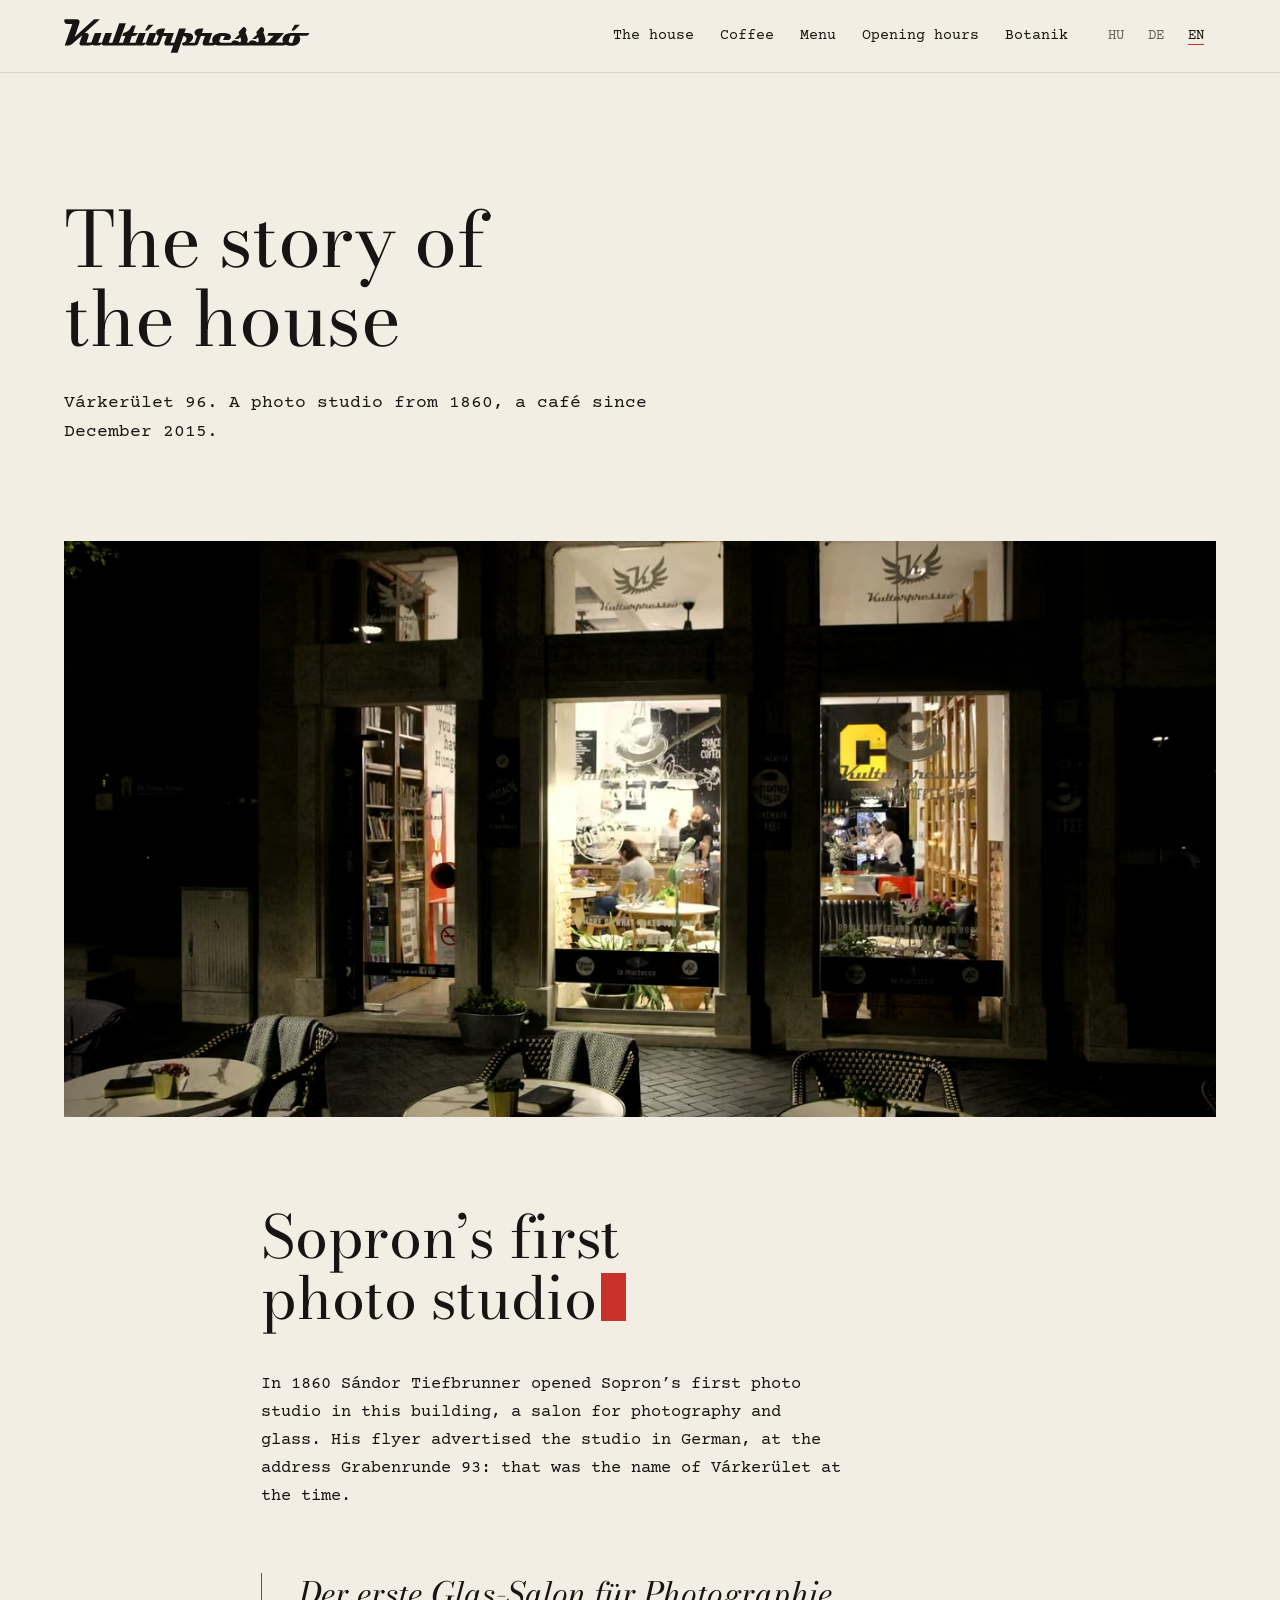
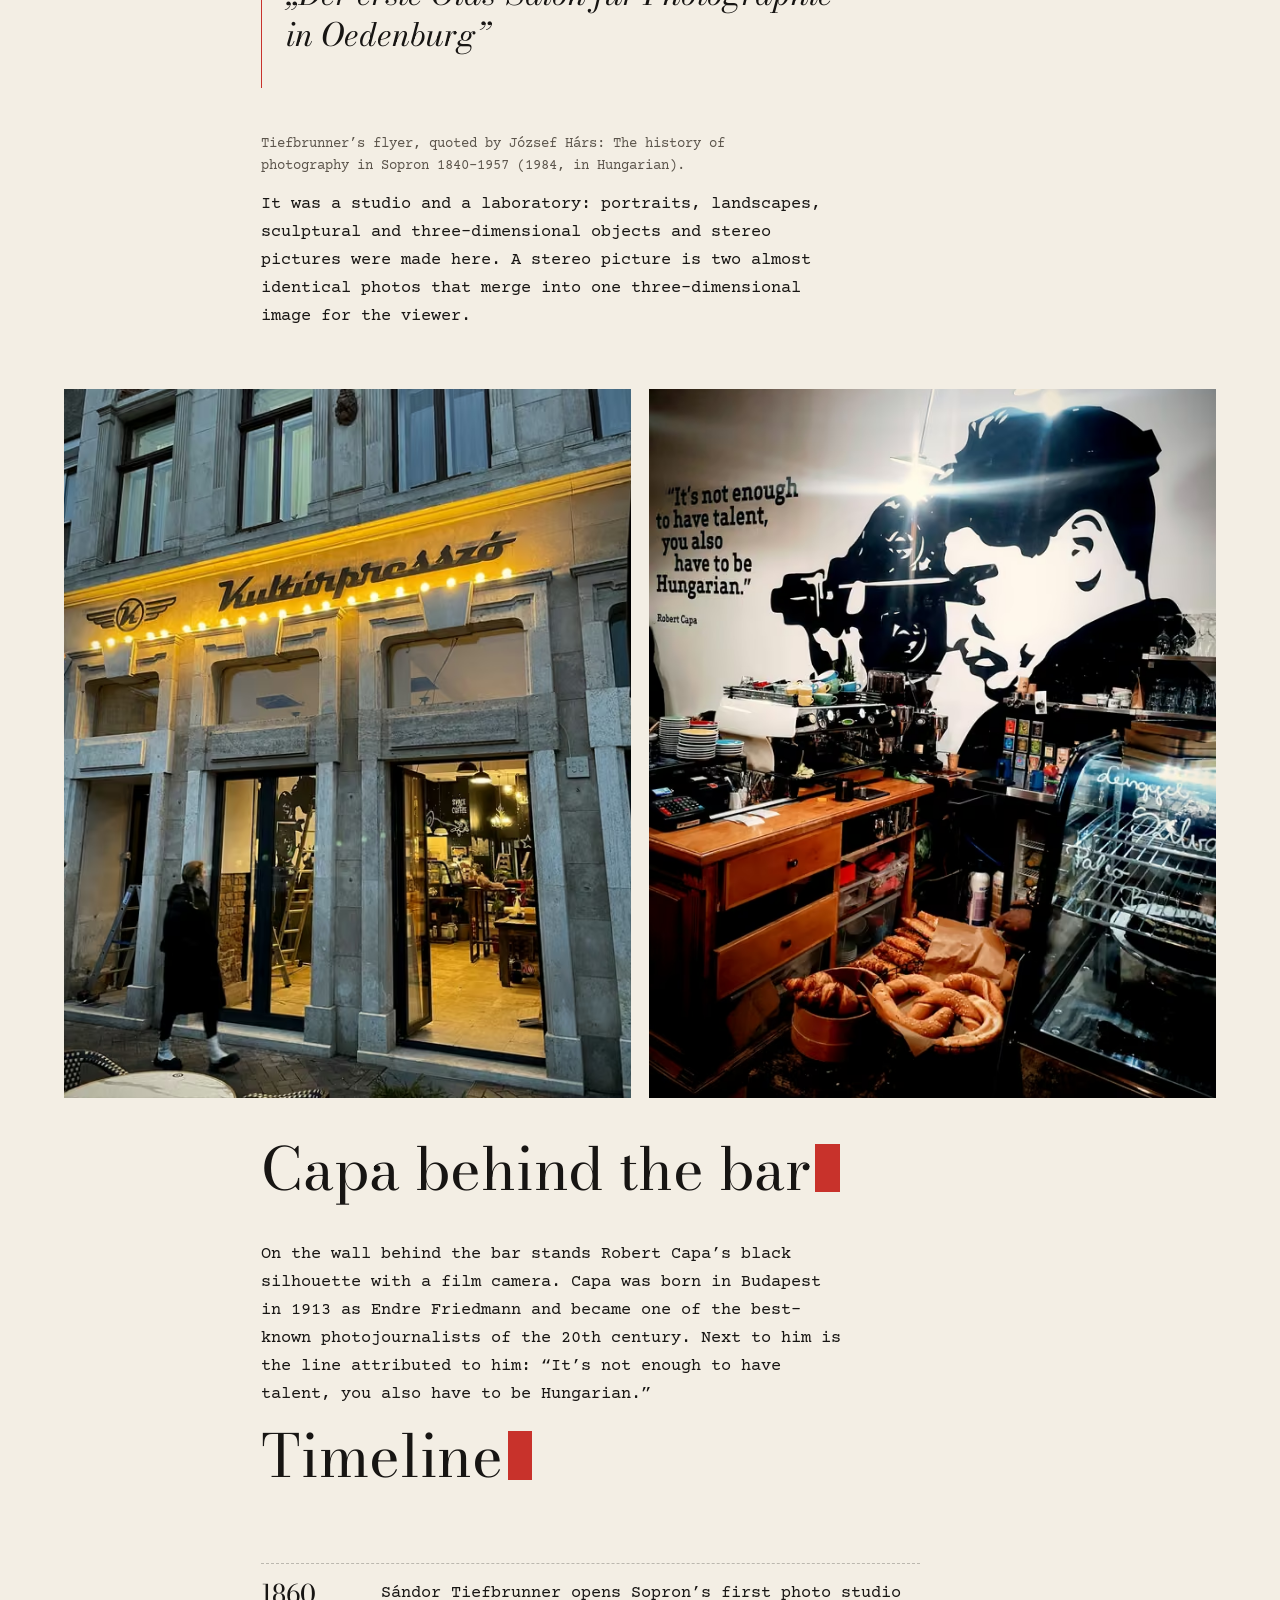
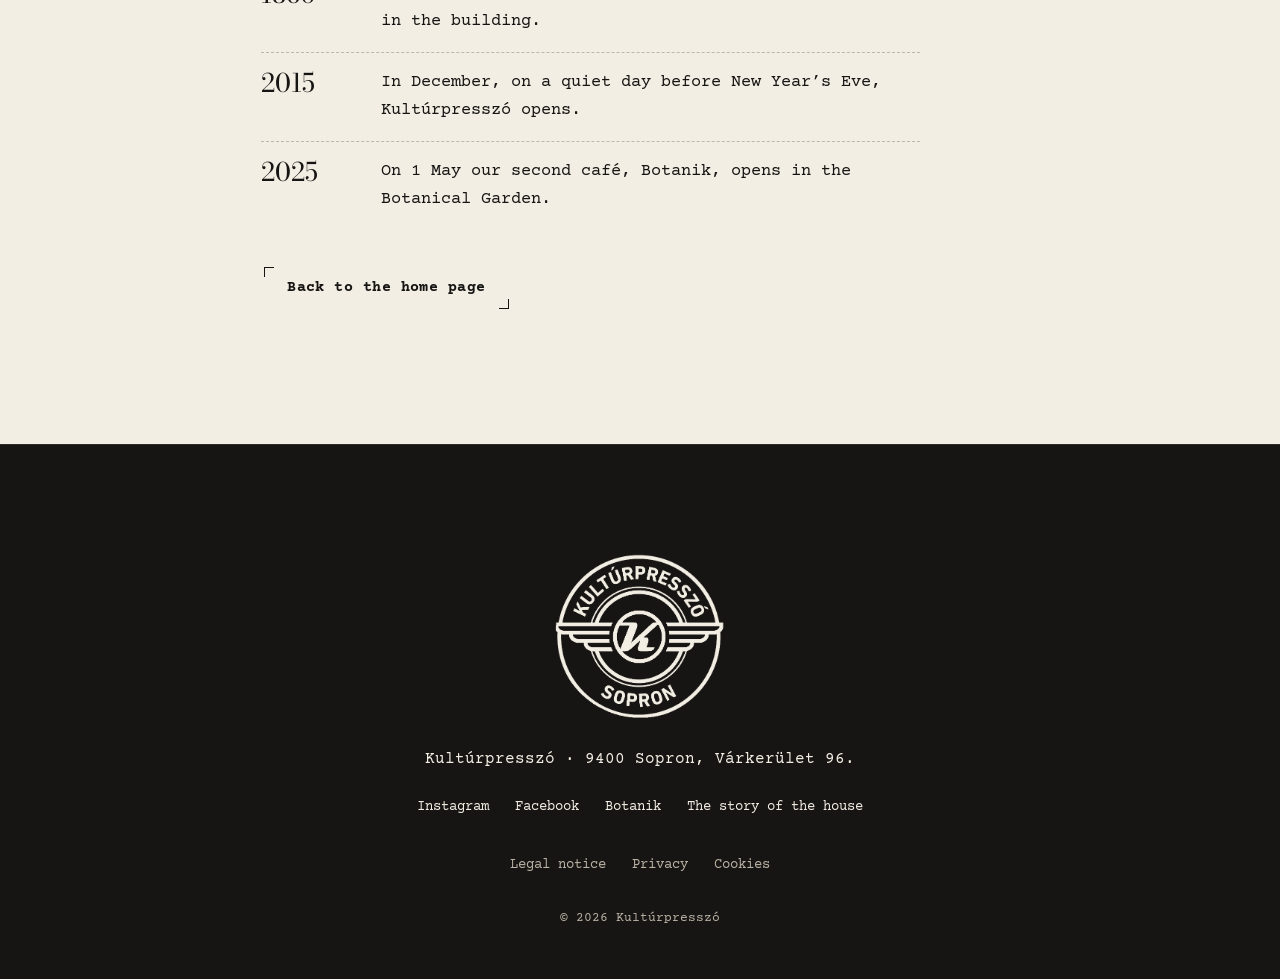
<file: site/a-haz.html>
<!doctype html>
<html lang="hu">
<head>
<meta charset="utf-8">
<meta name="viewport" content="width=device-width, initial-scale=1">
<title>A ház története · Kultúrpresszó, Sopron</title>
<meta name="description" content="Tiefbrunner Sándor 1860-ban a Várkerület 96. alatti házban nyitotta meg Sopron első fényirdáját. Ma itt van a Kultúrpresszó.">
<meta name="robots" content="noindex, nofollow">
<!-- fej: a beallit.py írja az oldal.json-ból (ikonok, megosztási kép, Google-nek szóló cégadatok) -->
<meta name="theme-color" content="#171513">
<link rel="icon" href="favicon.svg" type="image/svg+xml">
<link rel="apple-touch-icon" href="apple-touch-icon.png">
<link rel="manifest" href="site.webmanifest">
<meta property="og:type" content="website">
<meta property="og:site_name" content="Kultúrpresszó">
<meta property="og:title" content="A ház története · Kultúrpresszó, Sopron">
<meta property="og:description" content="Tiefbrunner Sándor 1860-ban a Várkerület 96. alatti házban nyitotta meg Sopron első fényirdáját. Ma itt van a Kultúrpresszó.">
<meta property="og:image" content="https://kulturpresszo-sopron.netlify.app/img/megosztas.jpg">
<meta property="og:image:width" content="1200"><meta property="og:image:height" content="630">
<meta property="og:locale" content="hu_HU">
<meta property="og:locale:alternate" content="de_DE">
<meta property="og:locale:alternate" content="en_GB">
<meta name="twitter:card" content="summary_large_image">
<script type="application/ld+json">{"@context":"https://schema.org","@type":"CafeOrCoffeeShop","name":"Kultúrpresszó","url":"https://kulturpresszo-sopron.netlify.app/","image":"https://kulturpresszo-sopron.netlify.app/img/megosztas.jpg","address":{"@type":"PostalAddress","streetAddress":"Várkerület 96.","addressLocality":"Sopron","postalCode":"9400","addressCountry":"HU"},"telephone":"+36304785000","email":"info@kulturpresszo.hu","geo":{"@type":"GeoCoordinates","latitude":47.685458,"longitude":16.592671},"priceRange":"$$","sameAs":["https://www.facebook.com/kulturpresszosopron/","https://www.instagram.com/kulturpresszo/"],"openingHoursSpecification":[{"@type":"OpeningHoursSpecification","dayOfWeek":["Sunday"],"opens":"09:00","closes":"19:00"},{"@type":"OpeningHoursSpecification","dayOfWeek":["Monday","Tuesday","Wednesday","Thursday","Friday"],"opens":"08:00","closes":"19:00"},{"@type":"OpeningHoursSpecification","dayOfWeek":["Saturday"],"opens":"08:30","closes":"19:00"}],"acceptsReservations":true,"hasMenu":"https://kulturpresszo-sopron.netlify.app/#etlap"}</script>
<!-- /fej -->
<!-- korai döntések villanás nélkül: nyelv és intro. A kulcsok a beallit.py-ból jönnek (rovid). -->
<script>
(function(){var h=document.documentElement,r='kulturpresszo',L=["hu", "de", "en"],I=1,l=null;
try{l=localStorage.getItem(r+'-lang')}catch(e){}
if(!l||L.indexOf(l)<0){var n=(navigator.languages||[navigator.language||'hu']).map(function(x){return String(x).slice(0,2)});l=n.filter(function(x){return L.indexOf(x)>-1})[0]||'en'}
if(l!=='hu'){h.classList.add('lang-pending');setTimeout(function(){h.classList.remove('lang-pending')},3000)}
var s=null;try{s=sessionStorage.getItem(r+'-intro')}catch(e){}
if(I&&!s&&!matchMedia('(prefers-reduced-motion: reduce)').matches&&!/[?&]nointro/.test(location.search))h.classList.add('intro-on')})();
</script>
<link rel="preload" href="fonts/bodoni-moda-latin-400-normal.woff2" as="font" type="font/woff2" crossorigin>
<link rel="stylesheet" href="css/oldal.min.css?v=2">
</head>
<body class="lap-al lap-haz">
<a class="skip" href="#tartalom" data-i18n="skip">Ugrás a tartalomra</a>

<header class="fejlec">
  <a class="fejlec__logo" href="index.html" aria-label="Kultúrpresszó, főoldal"><span class="felirat" data-felirat><svg viewBox="84 411 1128 156" role="img" aria-label="Kultúrpresszó" focusable="false"><polygon points="494.8,437.9 471.3,437.9 455.7,464.3 468.4,464.3"/><polygon points="1166.3,437.9 1142.8,437.9 1127.2,464.3 1140,464.3"/><path d="M1129.9,474.7c-12.5,0-22.6,2.6-30.1,7.8c-7.1,4.9-11.4,11.7-12.8,20.3c-0.3,1.5-0.4,3.1-0.4,4.6c0,4.4,1,8.4,3.1,11.8 h-36.1l40.6-44.5h-72.4l-4.7,13.7h29.1l-25.4,26.1c-1.4,1.5-2.5,3.1-3.2,4.7h-14.8c3.9-3.5,5.8-7.7,5.8-12.6 c0-4.5-1.3-10.3-3.9-17.5c-2.2-5.6-4.3-11.2-6.4-16.8c2.4-3.5,3.7-7.3,3.7-11.4c0-7-4.7-11.3-14.2-12.9l-21.1,22.4 c0.1,2.7,0.5,5.1,1.2,7.2c0.4,1.1,1.1,2.6,2.1,4.4l-22.8,21.1h17.1l9.7-8.8c2.4,6.9,3.7,11.3,3.7,13.3c0,3.9-1.5,7.7-4.5,11.5 c-10.6-6.6-18.9-10-25.1-10.2c-3.5-0.1-6.7,0.7-9.4,2.4c-3.2,1.9-5,4.5-5.5,8h-11.8c3.9-3.5,5.8-7.7,5.8-12.6 c0-4.5-1.3-10.3-3.9-17.5c-2.2-5.6-4.3-11.2-6.4-16.8c2.4-3.5,3.7-7.3,3.7-11.4c0-7-4.7-11.3-14.2-12.9l-21.1,22.4 c0.1,2.7,0.5,5.1,1.2,7.2c0.4,1.1,1.1,2.6,2.1,4.4l-22.8,21.1H883l9.7-8.8c2.4,6.9,3.7,11.3,3.7,13.3c0,3.9-1.5,7.7-4.5,11.5 c-10.6-6.6-18.9-10-25.1-10.2c-3.5-0.1-6.7,0.7-9.4,2.4c-3.2,1.9-5,4.5-5.5,8h-44.2c-7.4,0-11.1-2.3-11.1-6.9c0-1,0.2-2.1,0.6-3.2 l7-20.6h18.1l-9.2,18.4h28.3c6.2-4.1,9.1-9.1,8.8-15.2c-0.3-6-4.2-10.6-11.5-13.5c-5.5-2.2-11.8-3.3-19.1-3.3h-12.4 c-11.2,0-20.9,2.6-29.1,7.9c-9.5,6.1-14.2,14.5-14.2,25.2c0,4.4,1,8.2,2.8,11.4h-18.2l15.6-44.5h-47.3l7.2-20.9H710 c-7,0-13.1,1.5-18.1,4.5c-6.1,3.6-9.2,8.7-9.2,15.2c0,3.6,1.1,6.8,3.3,9.5c2.2,2.8,5.1,4.6,8.6,5.3l-11.2,30.8h-26.7 c5.1-1.4,9.7-4.5,13.6-9.3c3.8-4.6,5.8-9.2,6.1-13.8c0.4-10.3-4.5-16.8-14.6-19.6c-4.2-1.2-12.7-1.8-25.5-1.8l7.1-20.7h-31 l-22.5,65.2h-17.2l15.6-44.5h-47.3l7.2-20.9h-13.9c-7,0-13.1,1.5-18.1,4.5c-6.1,3.6-9.2,8.7-9.2,15.2c0,0.4,0,0.8,0,1.2h-30.7 l-15.9,44.5H443l16-44.5H428l-14.4,39.5c-0.6,1.7-1,3.4-1.1,5h-27.4l10.7-30.8h5.7c10.8,0,18-4.6,21.6-13.7h-22.1l12.1-34.3h-16.7 c-6.2,11.8-12.1,20-17.5,24.5c-4.9,4-12.3,7.3-22.2,9.8l-5.4,13.7h14l-10.9,30.8h-18.5l31.9-89.5h-30.3l-31.8,89.5h-16.8 l15.6-44.5h-30.7l-15.9,44.5h-17.4l16-44.5h-31.1L211,514.1c-0.6,1.7-1,3.4-1.1,5h-23.2l9.1-25.9c1.1-3,1.6-5.7,1.6-8 c0-7-4-10.5-12-10.5h-6.5l70-62.2h-26.7l-89.3,81.5l20.8-61.7c1.1-3.3,1.7-6.2,1.7-8.7c0-7.4-4.9-11-14.6-11H87.4 c-5.7,9.5,1.1,21.6,12.1,21.6h22.6l-34.9,98.8h14.4c7.9,0,14.8-2.7,20.9-8l44.7-39.8l-11.4,34.1c-0.5,1.6-0.8,3.1-0.8,4.5 c0,6.1,4.1,9.2,12.3,9.2h29.9c6.9,0,12.4-1.1,16.5-3.3c2.5,2.2,6,3.3,10.5,3.3h15.1c7.6,0,13.6-2.7,18.1-8c0,5.4,4.2,8,12.6,8 h35.8c1.8,0,3.6-0.3,5.3-0.8c1.8,0.5,3.9,0.8,6.4,0.8h32.9c2.8,0,5.5-0.4,8.1-1.2c2,0.8,4.5,1.2,7.6,1.2h43.6 c3.7,0,6.9-0.5,9.7-1.4c2.1,0.9,4.6,1.4,7.4,1.4h15.1c7.6,0,13.6-2.7,18.1-8c0,5.4,4.2,8,12.6,8h35.8c3.6,0,7-1,10.2-2.9 c4.1-2.5,7.1-12.9,8.7-17l9.5-24.6h18.2l-9.7,27.8c-0.7,2.1-1.1,4.1-1.1,5.9c0,7.2,4.3,10.8,13,10.8h28.1l-11.4,32.9h31.1 l26.8-77.4c3.5-0.1,6.8,1,9.7,3.4c2.9,2.4,4.4,5.2,4.4,8.3c0,5.1-1.3,9.2-3.9,12.5c-1.9,2.5-4.8,4.5-8.6,6.2c-2.7,1-5.3,2.1-8,3.2 c0.2,7.2,3.8,10.9,10.8,10.9h46.6c5,0,9.3-1.1,12.9-3.3c4.1-2.5,5.7-12.4,7.3-16.6l9.5-24.6h18.2l-9.7,27.8 c-0.7,2.1-1.1,4.1-1.1,5.9c0,7.2,4.3,10.8,13,10.8h32.8c4.2,0,8.3-1.2,12.1-3.6c0.3-0.2,0.5-0.3,0.8-0.5 c6.7,2.7,15.6,4.1,26.9,4.1H853c2.7,0,5.3-0.4,7.7-1.1c2.6,0.7,5.8,1.1,9.6,1.1h65c2.4,0,4.8-0.3,7-1c2.6,0.6,5.7,1,9.3,1h65 c2.4,0,4.6-0.3,6.8-0.9c2.4,0.6,5.3,0.9,8.9,0.9h55.9c5.3,0,9.6-1.2,13-3.5c6.7,3.3,15.4,4.9,25.9,4.8c11.6-0.1,21-2.7,28.2-7.9 c7.6-5.4,11.8-12.9,12.6-22.4c0.2-2.4-0.3-5.3-1.5-8.7c-1.2-3.3-2.7-5.6-4.6-6.9h27.6c11.4,0,18.3-4.6,20.5-13.7H1129.9z M507.6,519.2h-16.2l15.6-44.4c0.2,3.1,1.3,5.8,3.2,8.3c2.2,2.8,5.1,4.6,8.6,5.3L507.6,519.2z M1131.4,520.8 c-0.8,0.1-1.7,0.1-2.8,0.1c-9.1,0-13.7-2.4-13.7-7.4c0-1,0.2-2.1,0.6-3.3l7.7-21.9h19.6L1131.4,520.8z"/></svg></span></a>
  <button class="fejlec__gomb" type="button" data-menu-gomb aria-expanded="false" aria-controls="menu"><span data-i18n="menu">Menü</span></button>
  <nav class="fejlec__nav vagojel-link" id="menu" data-menu aria-label="Fő menü">
    <a href="index.html#haz" data-i18n="n1">A ház</a>
    <a href="index.html#kave" data-i18n="n2">Kávé</a>
    <a href="index.html#etlap" data-i18n="n3">Étlap</a>
    <a href="index.html#nyitvatartas" data-i18n="n4">Nyitvatartás</a>
    <a href="botanik.html" data-i18n="n5">Botanik</a>
  </nav>
  <div class="nyelv" role="group" aria-label="Nyelv / Sprache / Language">
    <button type="button" data-lang="hu" lang="hu" aria-pressed="true">HU</button>
    <button type="button" data-lang="de" lang="de" aria-pressed="false">DE</button>
    <button type="button" data-lang="en" lang="en" aria-pressed="false">EN</button>
  </div>
</header>

<main id="tartalom">
  <header class="lapfej">
    <h1 data-i18n="hhH1">A ház története</h1>
    <p data-i18n="hhP">Várkerület 96. Fényképészműterem 1860-tól, kávézó 2015 decembere óta.</p>
  </header>
  <div class="szoveg-oszlop">
    <figure class="tagabb foto haz-lap__kep" data-cur="photo"><!--pic:homlokzat-ejjel|altHomlokzatEjjel|100vw|elso--><picture><source type="image/avif" srcset="img/homlokzat-ejjel-640.avif 640w, img/homlokzat-ejjel-960.avif 960w, img/homlokzat-ejjel-1280.avif 1280w, img/homlokzat-ejjel-1920.avif 1920w" sizes="100vw"><source type="image/webp" srcset="img/homlokzat-ejjel-640.webp 640w, img/homlokzat-ejjel-960.webp 960w, img/homlokzat-ejjel-1280.webp 1280w, img/homlokzat-ejjel-1920.webp 1920w" sizes="100vw"><img src="img/homlokzat-ejjel-1280.jpg" width="1920" height="1280" alt="A Kultúrpresszó ablakai éjjel, bent égnek a lámpák, a polcokon könyvek" data-i18n-attr="alt:altHomlokzatEjjel" fetchpriority="high" decoding="async"></picture><!--/pic--></figure>
    <h2 class="gepelt" data-i18n="hh1H">Az első soproni fényirda</h2>
    <p data-i18n="hh1P">Tiefbrunner Sándor 1860-ban ebben a házban nyitotta meg Sopron első fényirdáját, vagyis fényképészeti és üvegszalonját. A korabeli röplapja németül hirdette a műtermet, akkor még a Grabenrunde 93-as szám alatt: így hívták akkor a Várkerületet.</p>
    <blockquote class="idezet"><p>„Der erste Glas-Salon für Photographie in Oedenburg”</p></blockquote>
    <p class="forras" data-i18n="hhForras">Tiefbrunner röplapja, idézi Hárs József: A fényképezés története Sopron városában 1840–1957 (1984).</p>
    <p data-i18n="hh2P">Műterem és laboratórium volt: portrék, tájképek, plasztikus és térbeli tárgyak, valamint sztereó képek készültek itt. A sztereó kép két, majdnem egyforma fotóból áll, amelyek a nézőben egyetlen térhatású képpé állnak össze.</p>
    <div class="kepsor tagabb">
      <figure class="foto" data-cur="photo"><!--pic:homlokzat-feny|altHomlokzatFeny|(max-width: 560px) 100vw, 45vw--><picture><source type="image/avif" srcset="img/homlokzat-feny-640.avif 640w, img/homlokzat-feny-960.avif 960w, img/homlokzat-feny-1280.avif 1280w, img/homlokzat-feny-1440.avif 1440w" sizes="(max-width: 560px) 100vw, 45vw"><source type="image/webp" srcset="img/homlokzat-feny-640.webp 640w, img/homlokzat-feny-960.webp 960w, img/homlokzat-feny-1280.webp 1280w, img/homlokzat-feny-1440.webp 1440w" sizes="(max-width: 560px) 100vw, 45vw"><img src="img/homlokzat-feny-1280.jpg" width="1440" height="1678" alt="A homlokzat felirata és fényfüzére alkonyatkor" data-i18n-attr="alt:altHomlokzatFeny" loading="lazy" decoding="async"></picture><!--/pic--></figure>
      <figure class="foto" data-cur="photo"><!--pic:pult|altPult|(max-width: 560px) 100vw, 45vw--><picture><source type="image/avif" srcset="img/pult-640.avif 640w, img/pult-960.avif 960w, img/pult-1280.avif 1280w, img/pult-1920.avif 1920w" sizes="(max-width: 560px) 100vw, 45vw"><source type="image/webp" srcset="img/pult-640.webp 640w, img/pult-960.webp 960w, img/pult-1280.webp 1280w, img/pult-1920.webp 1920w" sizes="(max-width: 560px) 100vw, 45vw"><img src="img/pult-1280.jpg" width="1920" height="2560" alt="A pult a falfestmény előtt, a vitrinben sütemények" data-i18n-attr="alt:altPult" loading="lazy" decoding="async"></picture><!--/pic--></figure>
    </div>
    <h2 class="gepelt" data-i18n="hh3H">Capa a pult mögött</h2>
    <p data-i18n="hh3P">A pult mögötti falon Robert Capa fekete sziluettje áll filmkamerával. Capa Budapesten született 1913-ban, Friedmann Endre néven, és a 20. század egyik leghíresebb fotóriportere lett. Mellette a neki tulajdonított mondat: „It’s not enough to have talent, you also have to be Hungarian.”</p>
    <h2 class="gepelt" data-i18n="hh4H">Időrend</h2>
    <ol class="idovonal">
      <li><b>1860</b><span data-i18n="ido1">Tiefbrunner Sándor megnyitja Sopron első fényirdáját a házban.</span></li>
      <li><b>2015</b><span data-i18n="ido2">Decemberben, egy nyugodt, szilveszter előtti napon megnyílik a Kultúrpresszó.</span></li>
      <li><b>2025</b><span data-i18n="ido3">Május 1-jén megnyílik a második kávézónk, a Botanik, a Botanikus kertben.</span></li>
    </ol>
    <p><a class="gomb vagojel" href="index.html" data-i18n="vissza">Vissza a főoldalra</a></p>
  </div>
</main>

<footer class="labresz">
  <span class="labresz__pecset" aria-hidden="true"></span>
  <p class="labresz__nev">Kultúrpresszó · 9400 Sopron, Várkerület 96.</p>
  <p class="labresz__linkek vagojel-link"><a href="https://www.instagram.com/kulturpresszo/" rel="noopener">Instagram</a><a href="https://www.facebook.com/kulturpresszosopron/" rel="noopener">Facebook</a><a href="botanik.html">Botanik</a><a href="a-haz.html" data-i18n="hazGomb">A ház története</a></p>
  <p class="labresz__jogi vagojel-link"><a href="jogi.html#impresszum" data-i18n="ftImp">Impresszum</a><a href="jogi.html#adatkezeles" data-i18n="ftPriv">Adatkezelés</a><a href="jogi.html#sutik" data-i18n="ftCook">Sütik</a></p>
  <p class="labresz__kicsi">© 2026 Kultúrpresszó <span class="labresz__keszito"><!-- keszito --><!-- /keszito --></span></p>
</footer>

<script src="js/oldal.js?v=1"></script>
<script src="js/szovegek.js?v=1"></script>
<script src="js/oldal.min.js?v=1" defer></script>
</body>
</html>
</file>
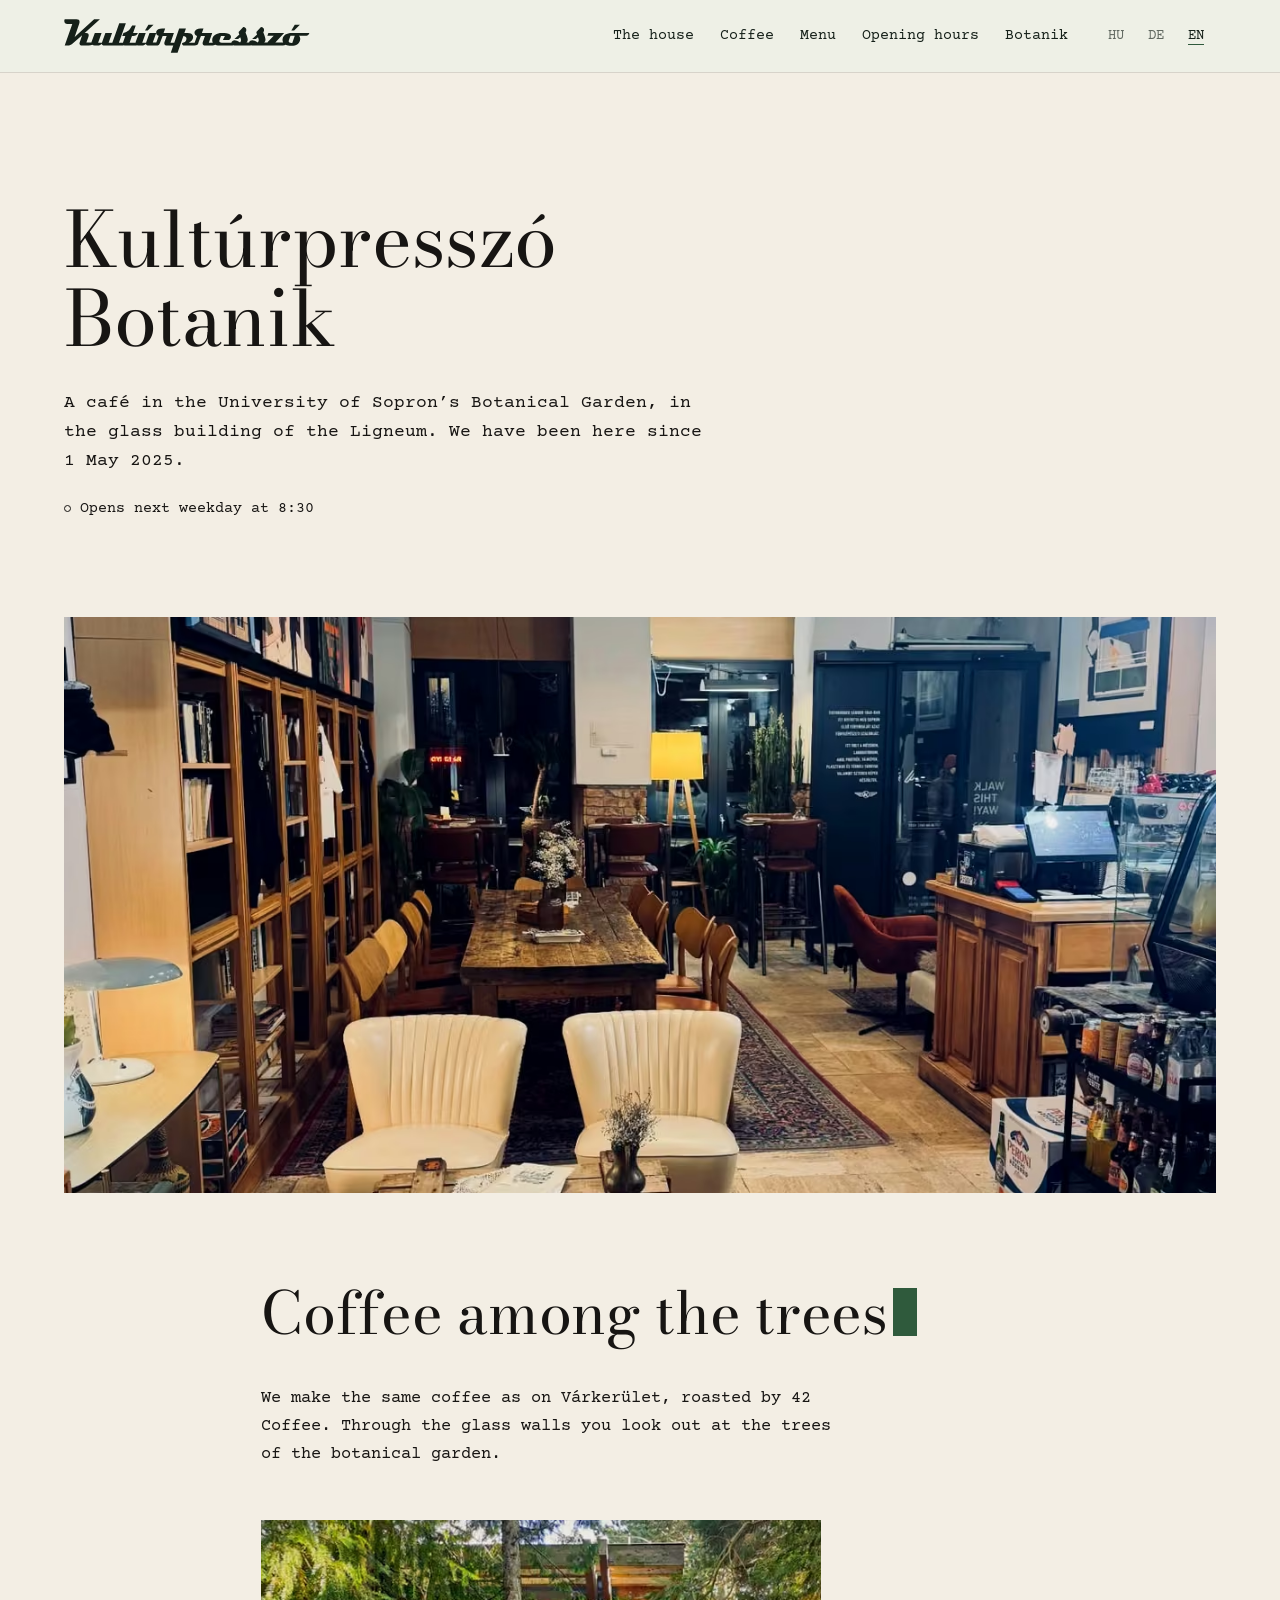
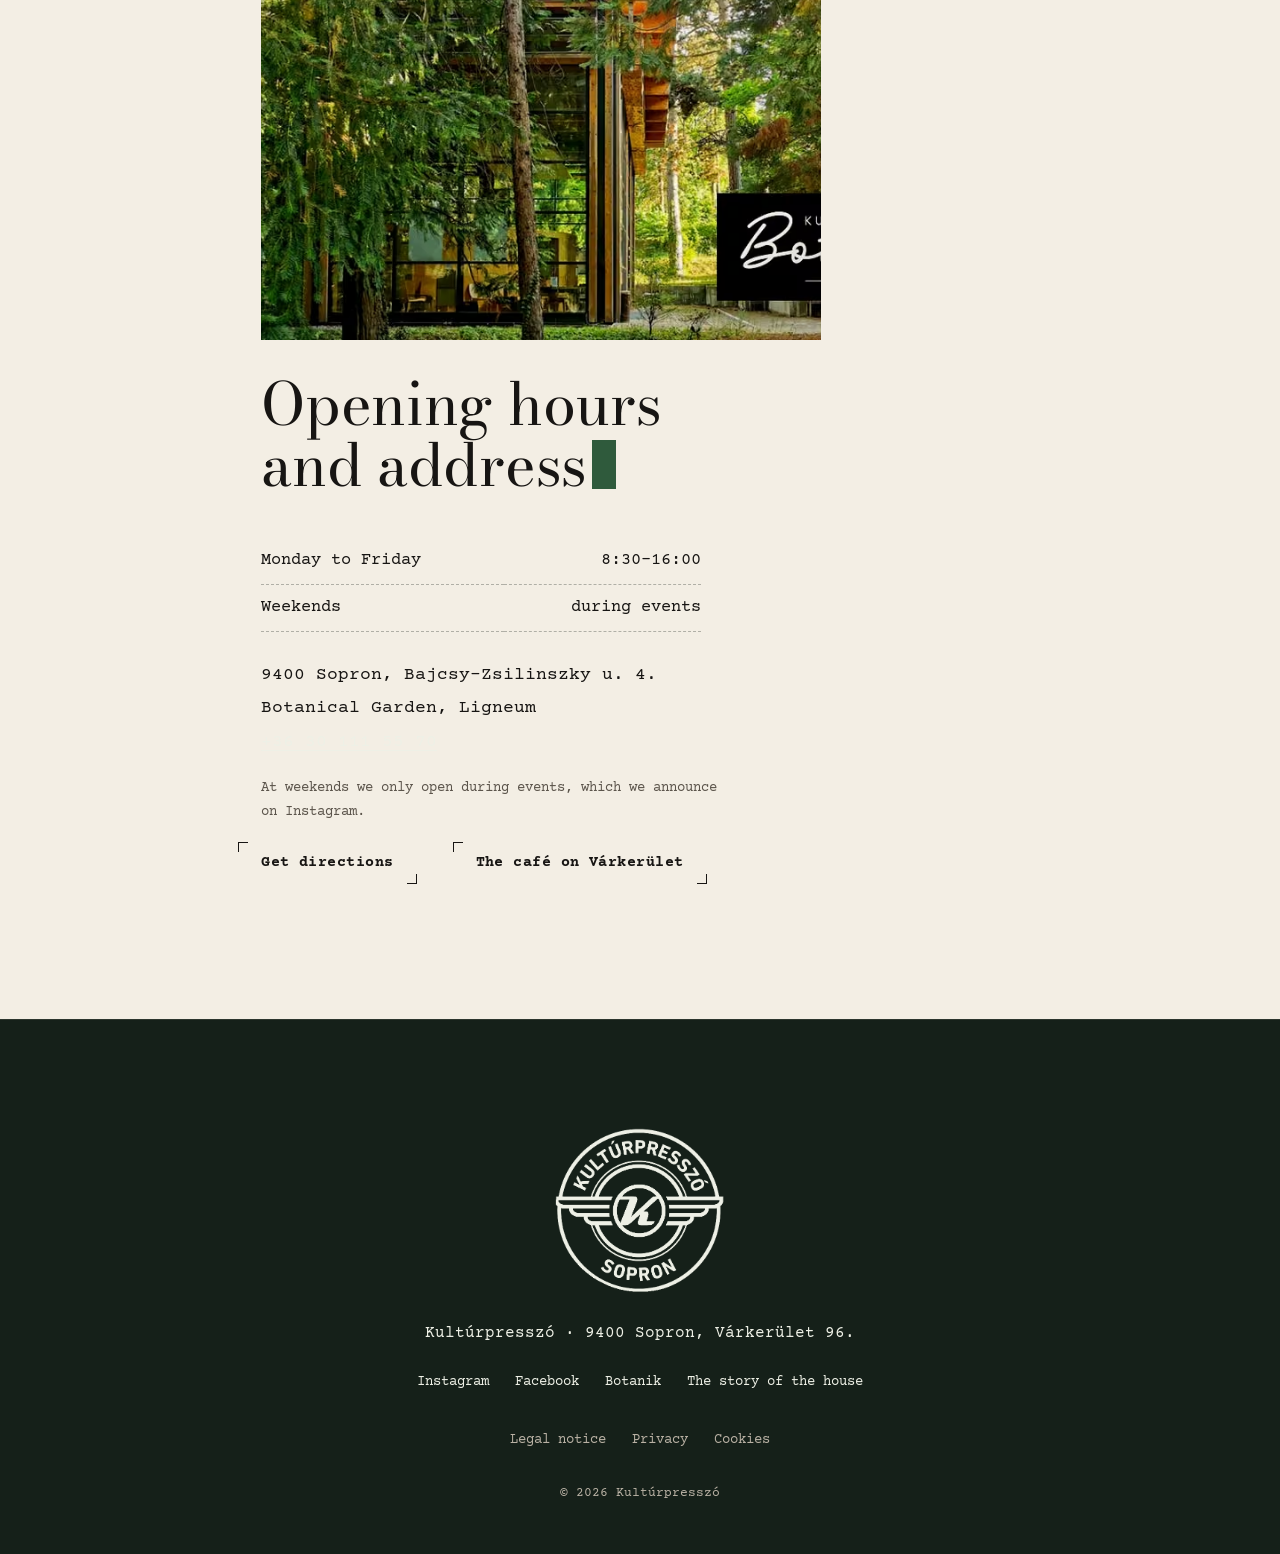
<file: site/botanik.html>
<!doctype html>
<html lang="hu">
<head>
<meta charset="utf-8">
<meta name="viewport" content="width=device-width, initial-scale=1">
<title>Kultúrpresszó Botanik · Kávézó a soproni Botanikus kertben</title>
<meta name="description" content="A Kultúrpresszó második kávézója a Soproni Egyetem Botanikus kertjében, a Ligneum üvegépületében. Nyitvatartás, cím.">
<meta name="robots" content="noindex, nofollow">
<!-- fej: a beallit.py írja az oldal.json-ból (ikonok, megosztási kép, Google-nek szóló cégadatok) -->
<meta name="theme-color" content="#171513">
<link rel="icon" href="favicon.svg" type="image/svg+xml">
<link rel="apple-touch-icon" href="apple-touch-icon.png">
<link rel="manifest" href="site.webmanifest">
<meta property="og:type" content="website">
<meta property="og:site_name" content="Kultúrpresszó">
<meta property="og:title" content="Kultúrpresszó Botanik · Kávézó a soproni Botanikus kertben">
<meta property="og:description" content="A Kultúrpresszó második kávézója a Soproni Egyetem Botanikus kertjében, a Ligneum üvegépületében. Nyitvatartás, cím.">
<meta property="og:image" content="https://kulturpresszo-sopron.netlify.app/img/megosztas.jpg">
<meta property="og:image:width" content="1200"><meta property="og:image:height" content="630">
<meta property="og:locale" content="hu_HU">
<meta property="og:locale:alternate" content="de_DE">
<meta property="og:locale:alternate" content="en_GB">
<meta name="twitter:card" content="summary_large_image">
<script type="application/ld+json">{"@context":"https://schema.org","@type":"CafeOrCoffeeShop","name":"Kultúrpresszó","url":"https://kulturpresszo-sopron.netlify.app/","image":"https://kulturpresszo-sopron.netlify.app/img/megosztas.jpg","address":{"@type":"PostalAddress","streetAddress":"Várkerület 96.","addressLocality":"Sopron","postalCode":"9400","addressCountry":"HU"},"telephone":"+36304785000","email":"info@kulturpresszo.hu","geo":{"@type":"GeoCoordinates","latitude":47.685458,"longitude":16.592671},"priceRange":"$$","sameAs":["https://www.facebook.com/kulturpresszosopron/","https://www.instagram.com/kulturpresszo/"],"openingHoursSpecification":[{"@type":"OpeningHoursSpecification","dayOfWeek":["Sunday"],"opens":"09:00","closes":"19:00"},{"@type":"OpeningHoursSpecification","dayOfWeek":["Monday","Tuesday","Wednesday","Thursday","Friday"],"opens":"08:00","closes":"19:00"},{"@type":"OpeningHoursSpecification","dayOfWeek":["Saturday"],"opens":"08:30","closes":"19:00"}],"acceptsReservations":true,"hasMenu":"https://kulturpresszo-sopron.netlify.app/#etlap"}</script>
<!-- /fej -->
<!-- korai döntések villanás nélkül: nyelv és intro. A kulcsok a beallit.py-ból jönnek (rovid). -->
<script>
(function(){var h=document.documentElement,r='kulturpresszo',L=["hu", "de", "en"],I=1,l=null;
try{l=localStorage.getItem(r+'-lang')}catch(e){}
if(!l||L.indexOf(l)<0){var n=(navigator.languages||[navigator.language||'hu']).map(function(x){return String(x).slice(0,2)});l=n.filter(function(x){return L.indexOf(x)>-1})[0]||'en'}
if(l!=='hu'){h.classList.add('lang-pending');setTimeout(function(){h.classList.remove('lang-pending')},3000)}
var s=null;try{s=sessionStorage.getItem(r+'-intro')}catch(e){}
if(I&&!s&&!matchMedia('(prefers-reduced-motion: reduce)').matches&&!/[?&]nointro/.test(location.search))h.classList.add('intro-on')})();
</script>
<link rel="preload" href="fonts/bodoni-moda-latin-400-normal.woff2" as="font" type="font/woff2" crossorigin>
<link rel="stylesheet" href="css/oldal.min.css?v=2">
</head>
<body class="lap-al lap-botanik">
<a class="skip" href="#tartalom" data-i18n="skip">Ugrás a tartalomra</a>

<header class="fejlec">
  <a class="fejlec__logo" href="index.html" aria-label="Kultúrpresszó, főoldal"><span class="felirat" data-felirat><svg viewBox="84 411 1128 156" role="img" aria-label="Kultúrpresszó" focusable="false"><polygon points="494.8,437.9 471.3,437.9 455.7,464.3 468.4,464.3"/><polygon points="1166.3,437.9 1142.8,437.9 1127.2,464.3 1140,464.3"/><path d="M1129.9,474.7c-12.5,0-22.6,2.6-30.1,7.8c-7.1,4.9-11.4,11.7-12.8,20.3c-0.3,1.5-0.4,3.1-0.4,4.6c0,4.4,1,8.4,3.1,11.8 h-36.1l40.6-44.5h-72.4l-4.7,13.7h29.1l-25.4,26.1c-1.4,1.5-2.5,3.1-3.2,4.7h-14.8c3.9-3.5,5.8-7.7,5.8-12.6 c0-4.5-1.3-10.3-3.9-17.5c-2.2-5.6-4.3-11.2-6.4-16.8c2.4-3.5,3.7-7.3,3.7-11.4c0-7-4.7-11.3-14.2-12.9l-21.1,22.4 c0.1,2.7,0.5,5.1,1.2,7.2c0.4,1.1,1.1,2.6,2.1,4.4l-22.8,21.1h17.1l9.7-8.8c2.4,6.9,3.7,11.3,3.7,13.3c0,3.9-1.5,7.7-4.5,11.5 c-10.6-6.6-18.9-10-25.1-10.2c-3.5-0.1-6.7,0.7-9.4,2.4c-3.2,1.9-5,4.5-5.5,8h-11.8c3.9-3.5,5.8-7.7,5.8-12.6 c0-4.5-1.3-10.3-3.9-17.5c-2.2-5.6-4.3-11.2-6.4-16.8c2.4-3.5,3.7-7.3,3.7-11.4c0-7-4.7-11.3-14.2-12.9l-21.1,22.4 c0.1,2.7,0.5,5.1,1.2,7.2c0.4,1.1,1.1,2.6,2.1,4.4l-22.8,21.1H883l9.7-8.8c2.4,6.9,3.7,11.3,3.7,13.3c0,3.9-1.5,7.7-4.5,11.5 c-10.6-6.6-18.9-10-25.1-10.2c-3.5-0.1-6.7,0.7-9.4,2.4c-3.2,1.9-5,4.5-5.5,8h-44.2c-7.4,0-11.1-2.3-11.1-6.9c0-1,0.2-2.1,0.6-3.2 l7-20.6h18.1l-9.2,18.4h28.3c6.2-4.1,9.1-9.1,8.8-15.2c-0.3-6-4.2-10.6-11.5-13.5c-5.5-2.2-11.8-3.3-19.1-3.3h-12.4 c-11.2,0-20.9,2.6-29.1,7.9c-9.5,6.1-14.2,14.5-14.2,25.2c0,4.4,1,8.2,2.8,11.4h-18.2l15.6-44.5h-47.3l7.2-20.9H710 c-7,0-13.1,1.5-18.1,4.5c-6.1,3.6-9.2,8.7-9.2,15.2c0,3.6,1.1,6.8,3.3,9.5c2.2,2.8,5.1,4.6,8.6,5.3l-11.2,30.8h-26.7 c5.1-1.4,9.7-4.5,13.6-9.3c3.8-4.6,5.8-9.2,6.1-13.8c0.4-10.3-4.5-16.8-14.6-19.6c-4.2-1.2-12.7-1.8-25.5-1.8l7.1-20.7h-31 l-22.5,65.2h-17.2l15.6-44.5h-47.3l7.2-20.9h-13.9c-7,0-13.1,1.5-18.1,4.5c-6.1,3.6-9.2,8.7-9.2,15.2c0,0.4,0,0.8,0,1.2h-30.7 l-15.9,44.5H443l16-44.5H428l-14.4,39.5c-0.6,1.7-1,3.4-1.1,5h-27.4l10.7-30.8h5.7c10.8,0,18-4.6,21.6-13.7h-22.1l12.1-34.3h-16.7 c-6.2,11.8-12.1,20-17.5,24.5c-4.9,4-12.3,7.3-22.2,9.8l-5.4,13.7h14l-10.9,30.8h-18.5l31.9-89.5h-30.3l-31.8,89.5h-16.8 l15.6-44.5h-30.7l-15.9,44.5h-17.4l16-44.5h-31.1L211,514.1c-0.6,1.7-1,3.4-1.1,5h-23.2l9.1-25.9c1.1-3,1.6-5.7,1.6-8 c0-7-4-10.5-12-10.5h-6.5l70-62.2h-26.7l-89.3,81.5l20.8-61.7c1.1-3.3,1.7-6.2,1.7-8.7c0-7.4-4.9-11-14.6-11H87.4 c-5.7,9.5,1.1,21.6,12.1,21.6h22.6l-34.9,98.8h14.4c7.9,0,14.8-2.7,20.9-8l44.7-39.8l-11.4,34.1c-0.5,1.6-0.8,3.1-0.8,4.5 c0,6.1,4.1,9.2,12.3,9.2h29.9c6.9,0,12.4-1.1,16.5-3.3c2.5,2.2,6,3.3,10.5,3.3h15.1c7.6,0,13.6-2.7,18.1-8c0,5.4,4.2,8,12.6,8 h35.8c1.8,0,3.6-0.3,5.3-0.8c1.8,0.5,3.9,0.8,6.4,0.8h32.9c2.8,0,5.5-0.4,8.1-1.2c2,0.8,4.5,1.2,7.6,1.2h43.6 c3.7,0,6.9-0.5,9.7-1.4c2.1,0.9,4.6,1.4,7.4,1.4h15.1c7.6,0,13.6-2.7,18.1-8c0,5.4,4.2,8,12.6,8h35.8c3.6,0,7-1,10.2-2.9 c4.1-2.5,7.1-12.9,8.7-17l9.5-24.6h18.2l-9.7,27.8c-0.7,2.1-1.1,4.1-1.1,5.9c0,7.2,4.3,10.8,13,10.8h28.1l-11.4,32.9h31.1 l26.8-77.4c3.5-0.1,6.8,1,9.7,3.4c2.9,2.4,4.4,5.2,4.4,8.3c0,5.1-1.3,9.2-3.9,12.5c-1.9,2.5-4.8,4.5-8.6,6.2c-2.7,1-5.3,2.1-8,3.2 c0.2,7.2,3.8,10.9,10.8,10.9h46.6c5,0,9.3-1.1,12.9-3.3c4.1-2.5,5.7-12.4,7.3-16.6l9.5-24.6h18.2l-9.7,27.8 c-0.7,2.1-1.1,4.1-1.1,5.9c0,7.2,4.3,10.8,13,10.8h32.8c4.2,0,8.3-1.2,12.1-3.6c0.3-0.2,0.5-0.3,0.8-0.5 c6.7,2.7,15.6,4.1,26.9,4.1H853c2.7,0,5.3-0.4,7.7-1.1c2.6,0.7,5.8,1.1,9.6,1.1h65c2.4,0,4.8-0.3,7-1c2.6,0.6,5.7,1,9.3,1h65 c2.4,0,4.6-0.3,6.8-0.9c2.4,0.6,5.3,0.9,8.9,0.9h55.9c5.3,0,9.6-1.2,13-3.5c6.7,3.3,15.4,4.9,25.9,4.8c11.6-0.1,21-2.7,28.2-7.9 c7.6-5.4,11.8-12.9,12.6-22.4c0.2-2.4-0.3-5.3-1.5-8.7c-1.2-3.3-2.7-5.6-4.6-6.9h27.6c11.4,0,18.3-4.6,20.5-13.7H1129.9z M507.6,519.2h-16.2l15.6-44.4c0.2,3.1,1.3,5.8,3.2,8.3c2.2,2.8,5.1,4.6,8.6,5.3L507.6,519.2z M1131.4,520.8 c-0.8,0.1-1.7,0.1-2.8,0.1c-9.1,0-13.7-2.4-13.7-7.4c0-1,0.2-2.1,0.6-3.3l7.7-21.9h19.6L1131.4,520.8z"/></svg></span></a>
  <button class="fejlec__gomb" type="button" data-menu-gomb aria-expanded="false" aria-controls="menu"><span data-i18n="menu">Menü</span></button>
  <nav class="fejlec__nav vagojel-link" id="menu" data-menu aria-label="Fő menü">
    <a href="index.html#haz" data-i18n="n1">A ház</a>
    <a href="index.html#kave" data-i18n="n2">Kávé</a>
    <a href="index.html#etlap" data-i18n="n3">Étlap</a>
    <a href="index.html#nyitvatartas" data-i18n="n4">Nyitvatartás</a>
    <a href="botanik.html" data-i18n="n5">Botanik</a>
  </nav>
  <div class="nyelv" role="group" aria-label="Nyelv / Sprache / Language">
    <button type="button" data-lang="hu" lang="hu" aria-pressed="true">HU</button>
    <button type="button" data-lang="de" lang="de" aria-pressed="false">DE</button>
    <button type="button" data-lang="en" lang="en" aria-pressed="false">EN</button>
  </div>
</header>

<main id="tartalom">
  <header class="lapfej">
    <h1>Kultúrpresszó Botanik</h1>
    <p data-i18n="bbP">Kávézó a Soproni Egyetem Botanikus kertjében, a Ligneum üvegépületében. 2025. május 1. óta vagyunk itt.</p>
    <p><span class="most" data-botanik-most></span></p>
  </header>
  <div class="szoveg-oszlop">
    <figure class="tagabb foto bot-lap__kep" data-cur="photo"><!--pic:botanik-belso|altBotanikBelso|100vw|elso--><picture><source type="image/avif" srcset="img/botanik-belso-640.avif 640w, img/botanik-belso-960.avif 960w, img/botanik-belso-1280.avif 1280w, img/botanik-belso-1440.avif 1440w" sizes="100vw"><source type="image/webp" srcset="img/botanik-belso-640.webp 640w, img/botanik-belso-960.webp 960w, img/botanik-belso-1280.webp 1280w, img/botanik-belso-1440.webp 1440w" sizes="100vw"><img src="img/botanik-belso-1280.jpg" width="1440" height="1795" alt="A Botanik belső tere fotelekkel és nagy üvegfalakkal" data-i18n-attr="alt:altBotanikBelso" fetchpriority="high" decoding="async"></picture><!--/pic--></figure>
    <h2 class="gepelt" data-i18n="bb1H">Kávé a fák között</h2>
    <p data-i18n="bb1P">Ugyanazt a kávét főzzük, mint a Várkerületen, a 42 Coffee pörkölésében. Az üvegfalakon át a botanikus kert fáit látja.</p>
    <figure class="foto bot-lap__kep2" data-cur="photo"><!--pic:botanik|altBotanik|(max-width: 860px) 100vw, 45vw--><picture><source type="image/avif" srcset="img/botanik-640.avif 640w, img/botanik-766.avif 766w" sizes="(max-width: 860px) 100vw, 45vw"><source type="image/webp" srcset="img/botanik-640.webp 640w, img/botanik-766.webp 766w" sizes="(max-width: 860px) 100vw, 45vw"><img src="img/botanik-766.jpg" width="766" height="566" alt="A Botanik üvegépülete a botanikus kert fái között" data-i18n-attr="alt:altBotanik" loading="lazy" decoding="async"></picture><!--/pic--></figure>
    <h2 class="gepelt" data-i18n="bb2H">Nyitvatartás és cím</h2>
    <table class="bot-ido"><caption class="sr" data-i18n="bb2H">Nyitvatartás és cím</caption><tbody>
      <tr><th scope="row" data-i18n="bbHet">Hétfőtől péntekig</th><td>8:30–16:00</td></tr>
      <tr><th scope="row" data-i18n="bbHv">Hétvégén</th><td data-i18n="bbHvD">rendezvények idején</td></tr>
    </tbody></table>
    <p class="info__sorok">9400 Sopron, Bajcsy-Zsilinszky u. 4.<br><span data-i18n="bbHely">Botanikus kert, Ligneum</span><br><a class="vonal" href="tel:+36301115570">+36 30 111 55 70</a></p>
    <p class="megjegyzes" data-i18n="bbM">Hétvégén csak rendezvények idején vagyunk nyitva, ezeket az Instagramon jelezzük.</p>
    <p class="bot-gombok"><a class="gomb vagojel" href="https://www.google.com/maps/dir/?api=1&amp;destination=Kult%C3%BArpressz%C3%B3%20Botanik%2C%209400%20Sopron%2C%20Bajcsy-Zsilinszky%20u.%204." rel="noopener" data-i18n="utvonal">Útvonaltervezés</a><a class="gomb vagojel" href="index.html" data-i18n="bbVissza">A Várkerületi kávézó</a></p>
  </div>
</main>

<footer class="labresz">
  <span class="labresz__pecset" aria-hidden="true"></span>
  <p class="labresz__nev">Kultúrpresszó · 9400 Sopron, Várkerület 96.</p>
  <p class="labresz__linkek vagojel-link"><a href="https://www.instagram.com/kulturpresszo/" rel="noopener">Instagram</a><a href="https://www.facebook.com/kulturpresszosopron/" rel="noopener">Facebook</a><a href="botanik.html">Botanik</a><a href="a-haz.html" data-i18n="hazGomb">A ház története</a></p>
  <p class="labresz__jogi vagojel-link"><a href="jogi.html#impresszum" data-i18n="ftImp">Impresszum</a><a href="jogi.html#adatkezeles" data-i18n="ftPriv">Adatkezelés</a><a href="jogi.html#sutik" data-i18n="ftCook">Sütik</a></p>
  <p class="labresz__kicsi">© 2026 Kultúrpresszó <span class="labresz__keszito"><!-- keszito --><!-- /keszito --></span></p>
</footer>

<script src="js/oldal.js?v=1"></script>
<script src="js/szovegek.js?v=1"></script>
<script src="js/oldal.min.js?v=1" defer></script>
</body>
</html>
</file>
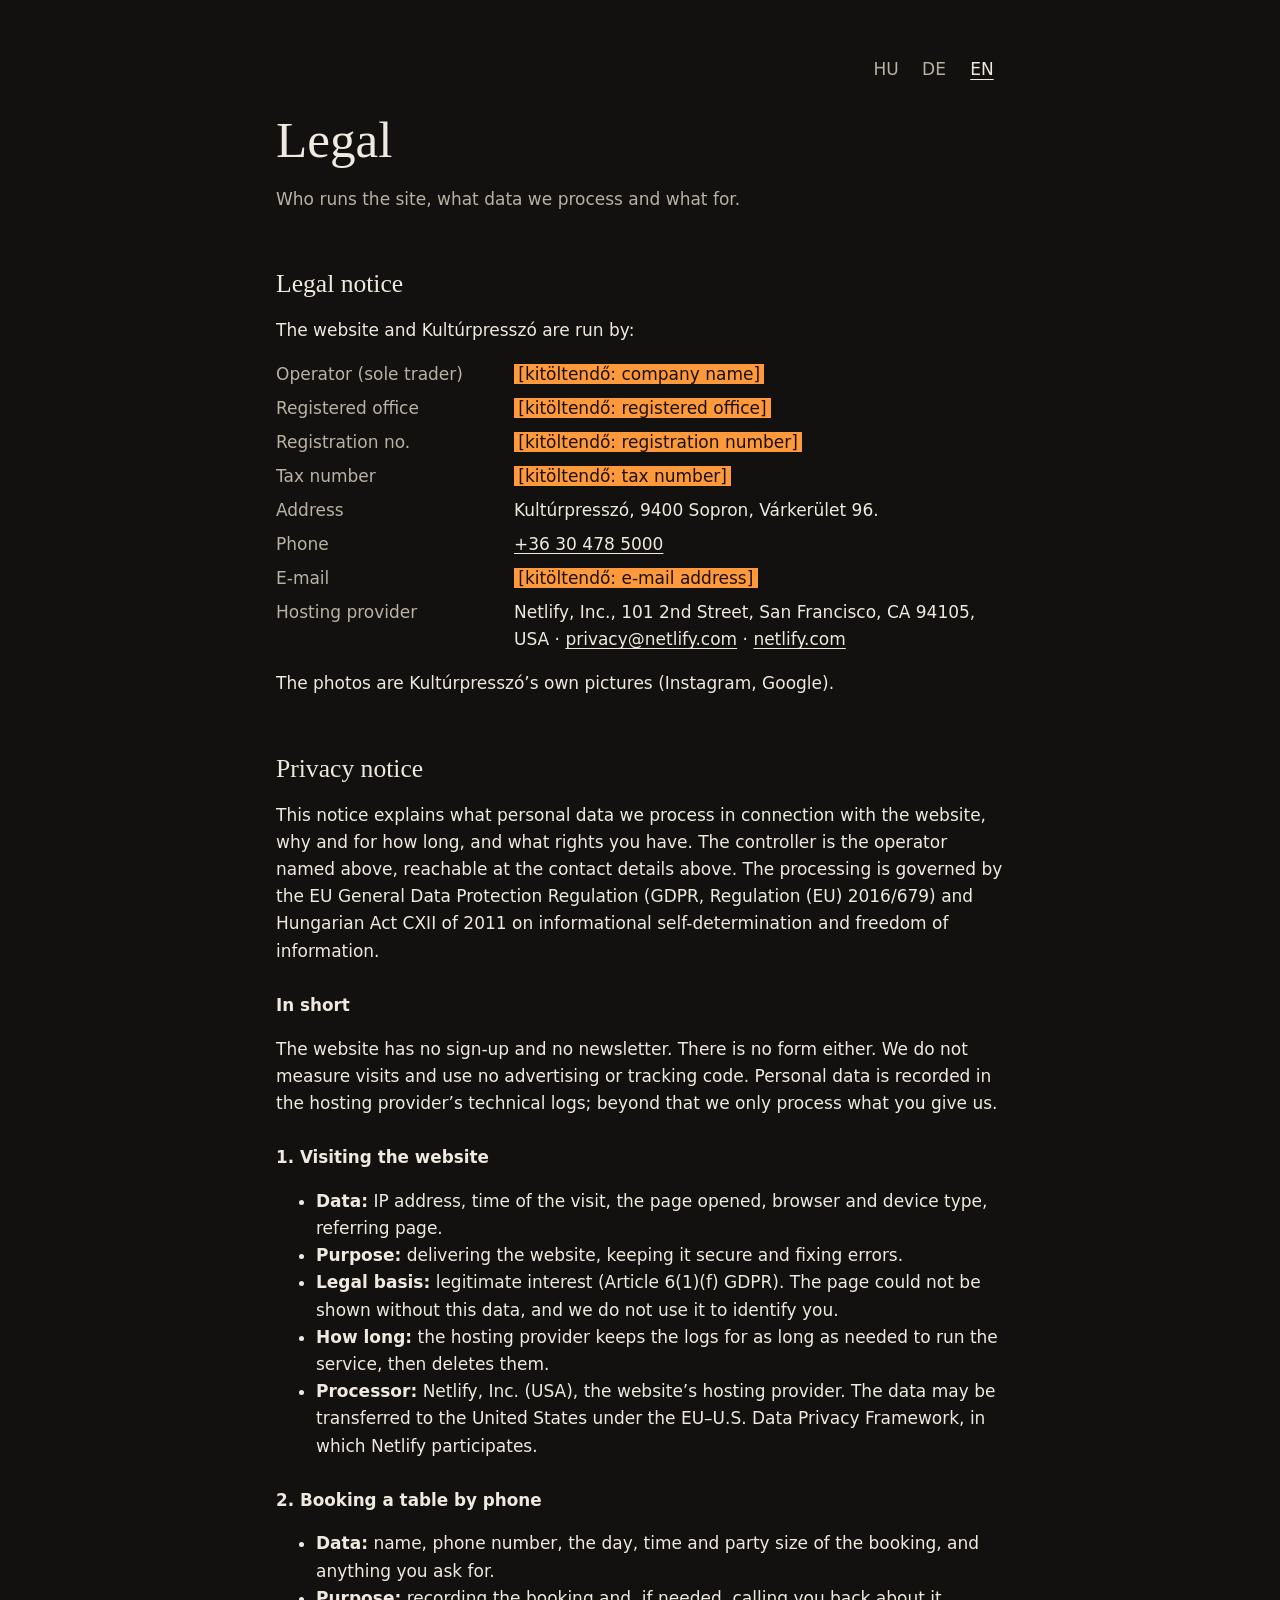
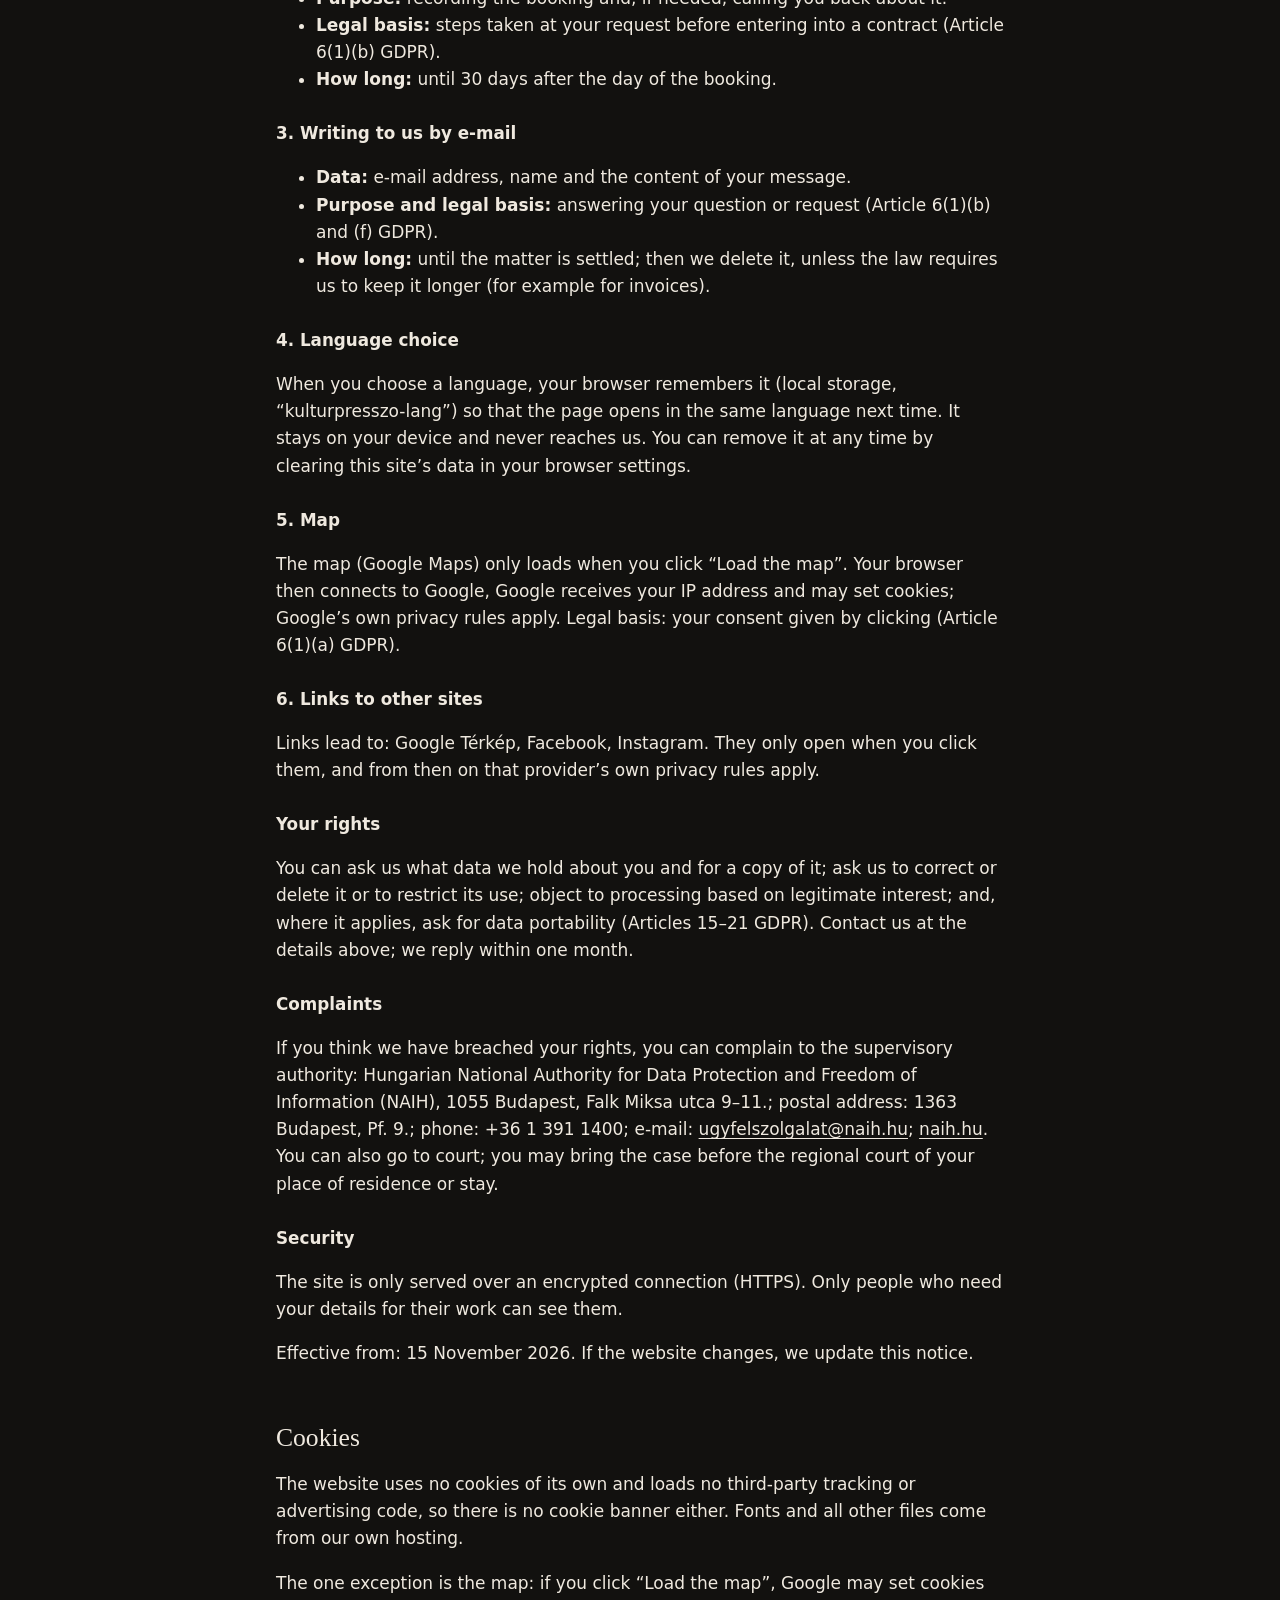
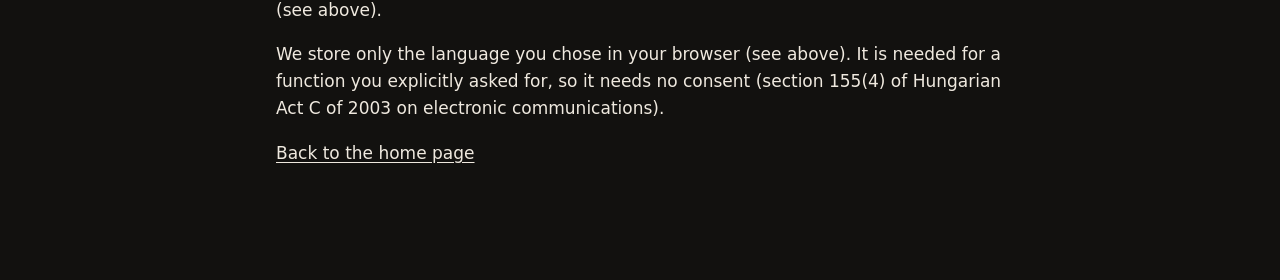
<file: site/jogi.html>
<!doctype html>
<html lang="hu">
<head>
<meta charset="utf-8">
<meta name="viewport" content="width=device-width, initial-scale=1">
<title>Jogi tudnivalók · Kultúrpresszó</title>
<meta name="description" content="Kultúrpresszó: impresszum, adatkezelési tájékoztató, sütik.">
<meta name="robots" content="noindex">
<link rel="icon" href="favicon.svg" type="image/svg+xml">
<link rel="stylesheet" href="css/kit.css">
<style>
.jogi{max-width:760px;margin:0 auto;padding:48px 16px 96px}
.jogi h1{font:400 clamp(2rem,6vw,3.2rem)/1.1 var(--betu-cim);margin:.4em 0 .3em}
.jogi h2{font:400 1.6rem/1.2 var(--betu-cim);margin:2.2em 0 .6em}
.jogi h3{font-size:1.05rem;margin:1.6em 0 .4em}
.jogi dl{display:grid;grid-template-columns:minmax(0,13em) minmax(0,1fr);gap:.4em 1em}
.jogi dt{color:var(--halvany)}.jogi dd{margin:0}
@media (max-width:560px){.jogi dl{grid-template-columns:1fr}.jogi dd{margin-bottom:.6em}}
.jogi a{text-underline-offset:3px}
.jogi__lead{color:var(--halvany)}
.jogi__nyelv{display:flex;gap:4px;justify-content:flex-end}
.jogi__nyelv button{background:none;border:0;min-width:44px;min-height:44px;color:var(--halvany)}
.jogi__nyelv button[aria-pressed="true"]{color:var(--szoveg);text-decoration:underline;text-underline-offset:4px}
mark.todo{background:#ff9a3c;color:#1a1000;padding:0 .25em}
</style>
</head>
<body>
<main class="jogi">
<div class="jogi__nyelv" role="group" aria-label="Nyelv / Sprache / Language"><button type="button" data-l="hu" lang="hu" aria-pressed="true">HU</button><button type="button" data-l="de" lang="de" aria-pressed="false">DE</button><button type="button" data-l="en" lang="en" aria-pressed="false">EN</button></div>
<article lang="hu" data-jogi="hu"><h1>Jogi tudnivalók</h1><p class="jogi__lead">Ki üzemelteti az oldalt, milyen adatot kezelünk, és mire használjuk.</p><section id="impresszum" class="jogi__sec"><h2>Impresszum</h2><p>A weboldal üzemeltetője és a(z) Kultúrpresszó fenntartója:</p><dl><dt>Üzemeltető (egyéni vállalkozó)</dt><dd><mark class="todo">[kitöltendő: cégnév vagy egyéni vállalkozó neve]</mark></dd><dt>Székhely</dt><dd><mark class="todo">[kitöltendő: székhely]</mark></dd><dt>Nyilvántartási szám</dt><dd><mark class="todo">[kitöltendő: cégjegyzékszám / nyilvántartási szám]</mark></dd><dt>Adószám</dt><dd><mark class="todo">[kitöltendő: adószám]</mark></dd><dt>Az üzlet címe</dt><dd>Kultúrpresszó, 9400 Sopron, Várkerület 96.</dd><dt>Telefon</dt><dd><a href="tel:+36304785000">+36 30 478 5000</a></dd><dt>E-mail</dt><dd><mark class="todo">[kitöltendő: e-mail cím]</mark></dd><dt>Tárhelyszolgáltató</dt><dd>Netlify, Inc., 101 2nd Street, San Francisco, CA 94105, USA · <a href="mailto:privacy@netlify.com">privacy@netlify.com</a> · <a href="https://www.netlify.com" rel="noopener">netlify.com</a></dd></dl><p>A fényképek a Kultúrpresszó saját képei (Instagram, Google).</p></section><section id="adatkezeles" class="jogi__sec"><h2>Adatkezelési tájékoztató</h2><p>Ebben a tájékoztatóban leírjuk, milyen személyes adatot kezelünk a weboldallal kapcsolatban, miért és meddig, és milyen jogai vannak. Az adatkezelő a fent megnevezett üzemeltető, a fenti elérhetőségeken. Az adatkezelésre az Európai Unió általános adatvédelmi rendelete (GDPR, 2016/679/EU rendelet) és az információs önrendelkezési jogról és az információszabadságról szóló 2011. évi CXII. törvény vonatkozik.</p><h3>Röviden</h3><p>A weboldalon nincs regisztráció és hírlevél. Űrlap sincs. Nem mérjük a látogatottságot, és nem használunk hirdetési vagy követőkódot. Személyes adatot a tárhelyszolgáltató technikai naplói rögzítenek, ezen kívül csak azt kezeljük, amit Ön megad nekünk.</p><h3>1. A weboldal megnyitása</h3><ul><li><b>Adatok:</b> IP-cím, a látogatás időpontja, a megnyitott oldal, a böngésző és az eszköz típusa, a hivatkozó oldal.</li><li><b>Cél:</b> a weboldal kiszolgálása, a biztonság védelme és a hibák elhárítása.</li><li><b>Jogalap:</b> jogos érdek (GDPR 6. cikk (1) bekezdés f) pont). Ezek nélkül az oldal nem tudna megjelenni, és az adatokat nem használjuk az Ön azonosítására.</li><li><b>Meddig:</b> a naplókat a tárhelyszolgáltató a szolgáltatás nyújtásához szükséges ideig őrzi, utána törli.</li><li><b>Adatfeldolgozó:</b> Netlify, Inc. (USA), a weboldal tárhelyszolgáltatója. Az adatok az Egyesült Államokba kerülhetnek; ennek alapja az EU–USA adatvédelmi keretrendszer (Data Privacy Framework), amelyhez a Netlify csatlakozott.</li></ul><h3>2. Asztalfoglalás telefonon</h3><ul><li><b>Adatok:</b> név, telefonszám, a foglalás napja, időpontja és a létszám, valamint amit Ön kér.</li><li><b>Cél:</b> a foglalás nyilvántartása, és ha szükséges, visszahívás a foglalással kapcsolatban.</li><li><b>Jogalap:</b> a szerződés megkötését megelőzően, az Ön kérésére tett lépések (GDPR 6. cikk (1) bekezdés b) pont).</li><li><b>Meddig:</b> a foglalás napját követő 30 napig.</li></ul><h3>3. Levél e-mailben</h3><ul><li><b>Adatok:</b> e-mail cím, név és a levél tartalma.</li><li><b>Cél és jogalap:</b> válasz az Ön kérdésére vagy kérésére (GDPR 6. cikk (1) bekezdés b) és f) pont).</li><li><b>Meddig:</b> az ügy elintézéséig; utána töröljük, kivéve, ha jogszabály hosszabb megőrzést ír elő (például számla esetén).</li></ul><h3>4. Nyelvválasztás</h3><p>Ha nyelvet választ, a böngészője megjegyzi (helyi tárhely, „kulturpresszo-lang”), hogy legközelebb is azon a nyelven nyíljon meg az oldal. Ez csak az Ön eszközén marad, hozzánk nem jut el. A böngésző beállításaiban az oldal adatainak törlésével bármikor eltávolíthatja.</p><h3>5. Térkép</h3><p>A térkép (Google Térkép) csak akkor töltődik be, ha a „Térkép betöltése” gombra kattint. Ekkor a böngészője kapcsolódik a Google szerveréhez, a Google megkapja az IP-címét, és sütiket helyezhet el; erre a Google saját adatkezelési szabályai vonatkoznak. Jogalap: az Ön hozzájárulása, amelyet a gombra kattintással ad meg (GDPR 6. cikk (1) bekezdés a) pont).</p><h3>6. Hivatkozások más oldalakra</h3><p>Az oldalon hivatkozások vezetnek ide: Google Térkép, Facebook, Instagram. Ezek csak akkor nyílnak meg, ha rájuk kattint, és onnantól az adott szolgáltató saját adatkezelési szabályai érvényesek.</p><h3>Az Ön jogai</h3><p>Kérheti, hogy tájékoztassuk az Önről kezelt adatokról, és hogy másolatot adjunk róluk; hogy helyesbítsük, töröljük vagy korlátozzuk a kezelésüket; tiltakozhat a jogos érdeken alapuló adatkezelés ellen, és ahol alkalmazható, kérheti az adatok hordozhatóságát (GDPR 15–21. cikk). Kérését a fenti elérhetőségeken jelezheti; legkésőbb egy hónapon belül válaszolunk.</p><h3>Panasz</h3><p>Ha úgy érzi, megsértettük a jogait, panaszt tehet a felügyeleti hatóságnál: Nemzeti Adatvédelmi és Információszabadság Hatóság (NAIH), 1055 Budapest, Falk Miksa utca 9–11.; postacím: 1363 Budapest, Pf. 9.; telefon: +36 1 391 1400; e-mail: <a href="mailto:ugyfelszolgalat@naih.hu">ugyfelszolgalat@naih.hu</a>; <a href="https://www.naih.hu" rel="noopener">naih.hu</a>. Bírósághoz is fordulhat; a pert a lakóhelye vagy tartózkodási helye szerinti törvényszék előtt is megindíthatja.</p><h3>Adatbiztonság</h3><p>Az oldal titkosított kapcsolaton (HTTPS) érhető el. Az Ön által megadott adatokhoz csak azok férnek hozzá, akiknek a munkájukhoz szükséges.</p><p>Hatályos: 2026. november 15.. Ha a weboldal változik, ezt a tájékoztatót is frissítjük.</p></section><section id="sutik" class="jogi__sec"><h2>Sütik</h2><p>A weboldal magától nem használ sütiket (cookie), és nem tölt be külső követő- vagy hirdetési kódot, ezért nincs süti-ablak sem. A betűtípusokat és minden más fájlt a saját tárhelyünkről töltjük be.</p><p>Kivétel a térkép: ha a „Térkép betöltése” gombra kattint, a Google sütiket helyezhet el (lásd fent).</p><p>A böngészőjében csak a választott nyelvet tároljuk (lásd fent). Ez az Ön által kifejezetten kért funkcióhoz szükséges, ezért nem kell hozzá hozzájárulás (az elektronikus hírközlésről szóló 2003. évi C. törvény 155. § (4) bekezdése).</p></section><p><a href="./">Vissza a főoldalra</a></p></article><article lang="de" data-jogi="de" hidden><h1>Rechtliches</h1><p class="jogi__lead">Wer die Seite betreibt, welche Daten wir verarbeiten und wofür.</p><section id="impresszum-de" class="jogi__sec"><h2>Impressum</h2><p>Betreiber der Website und von Kultúrpresszó:</p><dl><dt>Betreiber (Einzelunternehmer)</dt><dd><mark class="todo">[kitöltendő: Firmenname]</mark></dd><dt>Sitz</dt><dd><mark class="todo">[kitöltendő: Sitz]</mark></dd><dt>Registernummer</dt><dd><mark class="todo">[kitöltendő: Registernummer]</mark></dd><dt>Steuernummer</dt><dd><mark class="todo">[kitöltendő: Steuernummer]</mark></dd><dt>Adresse</dt><dd>Kultúrpresszó, 9400 Sopron, Várkerület 96.</dd><dt>Telefon</dt><dd><a href="tel:+36304785000">+36 30 478 5000</a></dd><dt>E-Mail</dt><dd><mark class="todo">[kitöltendő: E-Mail-Adresse]</mark></dd><dt>Hosting-Anbieter</dt><dd>Netlify, Inc., 101 2nd Street, San Francisco, CA 94105, USA · <a href="mailto:privacy@netlify.com">privacy@netlify.com</a> · <a href="https://www.netlify.com" rel="noopener">netlify.com</a></dd></dl><p>Die Fotos sind eigene Bilder des Kultúrpresszó (Instagram, Google).</p></section><section id="adatkezeles-de" class="jogi__sec"><h2>Datenschutzerklärung</h2><p>In dieser Erklärung beschreiben wir, welche personenbezogenen Daten wir im Zusammenhang mit der Website verarbeiten, warum und wie lange, und welche Rechte Sie haben. Verantwortlich ist der oben genannte Betreiber, erreichbar unter den oben genannten Kontaktdaten. Es gelten die Datenschutz-Grundverordnung der EU (DSGVO, Verordnung (EU) 2016/679) und das ungarische Gesetz CXII von 2011 über informationelle Selbstbestimmung und Informationsfreiheit.</p><h3>Kurz gesagt</h3><p>Die Website hat keine Registrierung und keinen Newsletter. Es gibt auch kein Formular. Wir messen keine Besucherzahlen und verwenden keine Werbe- oder Tracking-Codes. Personenbezogene Daten erfassen die technischen Protokolle des Hosting-Anbieters; darüber hinaus verarbeiten wir nur, was Sie uns mitteilen.</p><h3>1. Aufruf der Website</h3><ul><li><b>Daten:</b> IP-Adresse, Zeitpunkt des Besuchs, aufgerufene Seite, Browser- und Gerätetyp, verweisende Seite.</li><li><b>Zweck:</b> Bereitstellung der Website, Sicherheit und Fehlerbehebung.</li><li><b>Rechtsgrundlage:</b> berechtigtes Interesse (Art. 6 Abs. 1 lit. f DSGVO). Ohne diese Daten könnte die Seite nicht angezeigt werden; wir nutzen sie nicht, um Sie zu identifizieren.</li><li><b>Speicherdauer:</b> der Hosting-Anbieter bewahrt die Protokolle so lange auf, wie es für den Betrieb nötig ist, und löscht sie danach.</li><li><b>Auftragsverarbeiter:</b> Netlify, Inc. (USA), der Hosting-Anbieter der Website. Die Daten können in die USA übermittelt werden; Grundlage ist das EU-US-Datenschutzrahmenabkommen (Data Privacy Framework), dem Netlify beigetreten ist.</li></ul><h3>2. Telefonische Tischreservierung</h3><ul><li><b>Daten:</b> Name, Telefonnummer, Tag, Uhrzeit und Personenzahl der Reservierung sowie Ihre Wünsche.</li><li><b>Zweck:</b> Erfassung der Reservierung und, falls nötig, ein Rückruf dazu.</li><li><b>Rechtsgrundlage:</b> Maßnahmen vor Vertragsschluss auf Ihre Anfrage (Art. 6 Abs. 1 lit. b DSGVO).</li><li><b>Speicherdauer:</b> bis 30 Tage nach dem Tag der Reservierung.</li></ul><h3>3. E-Mail an uns</h3><ul><li><b>Daten:</b> E-Mail-Adresse, Name und Inhalt der Nachricht.</li><li><b>Zweck und Rechtsgrundlage:</b> Beantwortung Ihrer Frage oder Anfrage (Art. 6 Abs. 1 lit. b und f DSGVO).</li><li><b>Speicherdauer:</b> bis die Sache erledigt ist; danach löschen wir sie, außer ein Gesetz schreibt eine längere Aufbewahrung vor (zum Beispiel bei Rechnungen).</li></ul><h3>4. Sprachauswahl</h3><p>Wenn Sie eine Sprache wählen, merkt sich Ihr Browser diese Wahl (lokaler Speicher, „kulturpresszo-lang“), damit die Seite beim nächsten Mal in derselben Sprache öffnet. Die Angabe bleibt auf Ihrem Gerät und erreicht uns nicht. Sie können sie jederzeit löschen, indem Sie in den Browsereinstellungen die Daten dieser Website entfernen.</p><h3>5. Karte</h3><p>Die Karte (Google Maps) lädt erst, wenn Sie auf „Karte laden“ klicken. Dann verbindet sich Ihr Browser mit Google, Google erhält Ihre IP-Adresse und kann Cookies setzen; dafür gelten die Datenschutzregeln von Google. Rechtsgrundlage: Ihre Einwilligung durch den Klick (Art. 6 Abs. 1 lit. a DSGVO).</p><h3>6. Links zu anderen Seiten</h3><p>Links führen zu: Google Térkép, Facebook, Instagram. Sie öffnen sich nur, wenn Sie darauf klicken; ab dann gelten die Datenschutzregeln des jeweiligen Anbieters.</p><h3>Ihre Rechte</h3><p>Sie können Auskunft über die zu Ihrer Person verarbeiteten Daten und eine Kopie davon verlangen, deren Berichtigung, Löschung oder die Einschränkung der Verarbeitung; Sie können der Verarbeitung aufgrund berechtigten Interesses widersprechen und, soweit anwendbar, Datenübertragbarkeit verlangen (Art. 15–21 DSGVO). Wenden Sie sich dazu an die oben genannten Kontaktdaten; wir antworten innerhalb eines Monats.</p><h3>Beschwerde</h3><p>Wenn Sie meinen, dass wir Ihre Rechte verletzt haben, können Sie sich bei der Aufsichtsbehörde beschweren: Nemzeti Adatvédelmi és Információszabadság Hatóság (NAIH), 1055 Budapest, Falk Miksa utca 9–11.; Postanschrift: 1363 Budapest, Pf. 9.; Telefon: +36 1 391 1400; E-Mail: <a href="mailto:ugyfelszolgalat@naih.hu">ugyfelszolgalat@naih.hu</a>; <a href="https://www.naih.hu" rel="noopener">naih.hu</a>. Sie können sich auch an ein Gericht wenden; die Klage kann auch beim Gericht Ihres Wohn- oder Aufenthaltsortes erhoben werden.</p><h3>Datensicherheit</h3><p>Die Seite ist nur über eine verschlüsselte Verbindung (HTTPS) erreichbar. Auf Ihre Angaben greifen nur die Personen zu, die sie für ihre Arbeit brauchen.</p><p>Gültig ab: 15. November 2026. Wenn sich die Website ändert, aktualisieren wir diese Erklärung.</p></section><section id="sutik-de" class="jogi__sec"><h2>Cookies</h2><p>Die Website verwendet von sich aus keine Cookies und lädt keine fremden Tracking- oder Werbe-Codes, deshalb gibt es auch kein Cookie-Fenster. Schriften und alle anderen Dateien kommen von unserem eigenen Hosting.</p><p>Ausnahme ist die Karte: wenn Sie auf „Karte laden“ klicken, kann Google Cookies setzen (siehe oben).</p><p>In Ihrem Browser speichern wir nur die gewählte Sprache (siehe oben). Sie ist für eine von Ihnen ausdrücklich gewünschte Funktion nötig und braucht daher keine Einwilligung (§ 155 Abs. 4 des ungarischen Gesetzes C von 2003 über die elektronische Kommunikation).</p></section><p><a href="./">Zurück zur Startseite</a></p></article><article lang="en" data-jogi="en" hidden><h1>Legal</h1><p class="jogi__lead">Who runs the site, what data we process and what for.</p><section id="impresszum-en" class="jogi__sec"><h2>Legal notice</h2><p>The website and Kultúrpresszó are run by:</p><dl><dt>Operator (sole trader)</dt><dd><mark class="todo">[kitöltendő: company name]</mark></dd><dt>Registered office</dt><dd><mark class="todo">[kitöltendő: registered office]</mark></dd><dt>Registration no.</dt><dd><mark class="todo">[kitöltendő: registration number]</mark></dd><dt>Tax number</dt><dd><mark class="todo">[kitöltendő: tax number]</mark></dd><dt>Address</dt><dd>Kultúrpresszó, 9400 Sopron, Várkerület 96.</dd><dt>Phone</dt><dd><a href="tel:+36304785000">+36 30 478 5000</a></dd><dt>E-mail</dt><dd><mark class="todo">[kitöltendő: e-mail address]</mark></dd><dt>Hosting provider</dt><dd>Netlify, Inc., 101 2nd Street, San Francisco, CA 94105, USA · <a href="mailto:privacy@netlify.com">privacy@netlify.com</a> · <a href="https://www.netlify.com" rel="noopener">netlify.com</a></dd></dl><p>The photos are Kultúrpresszó’s own pictures (Instagram, Google).</p></section><section id="adatkezeles-en" class="jogi__sec"><h2>Privacy notice</h2><p>This notice explains what personal data we process in connection with the website, why and for how long, and what rights you have. The controller is the operator named above, reachable at the contact details above. The processing is governed by the EU General Data Protection Regulation (GDPR, Regulation (EU) 2016/679) and Hungarian Act CXII of 2011 on informational self-determination and freedom of information.</p><h3>In short</h3><p>The website has no sign-up and no newsletter. There is no form either. We do not measure visits and use no advertising or tracking code. Personal data is recorded in the hosting provider’s technical logs; beyond that we only process what you give us.</p><h3>1. Visiting the website</h3><ul><li><b>Data:</b> IP address, time of the visit, the page opened, browser and device type, referring page.</li><li><b>Purpose:</b> delivering the website, keeping it secure and fixing errors.</li><li><b>Legal basis:</b> legitimate interest (Article 6(1)(f) GDPR). The page could not be shown without this data, and we do not use it to identify you.</li><li><b>How long:</b> the hosting provider keeps the logs for as long as needed to run the service, then deletes them.</li><li><b>Processor:</b> Netlify, Inc. (USA), the website’s hosting provider. The data may be transferred to the United States under the EU–U.S. Data Privacy Framework, in which Netlify participates.</li></ul><h3>2. Booking a table by phone</h3><ul><li><b>Data:</b> name, phone number, the day, time and party size of the booking, and anything you ask for.</li><li><b>Purpose:</b> recording the booking and, if needed, calling you back about it.</li><li><b>Legal basis:</b> steps taken at your request before entering into a contract (Article 6(1)(b) GDPR).</li><li><b>How long:</b> until 30 days after the day of the booking.</li></ul><h3>3. Writing to us by e-mail</h3><ul><li><b>Data:</b> e-mail address, name and the content of your message.</li><li><b>Purpose and legal basis:</b> answering your question or request (Article 6(1)(b) and (f) GDPR).</li><li><b>How long:</b> until the matter is settled; then we delete it, unless the law requires us to keep it longer (for example for invoices).</li></ul><h3>4. Language choice</h3><p>When you choose a language, your browser remembers it (local storage, “kulturpresszo-lang”) so that the page opens in the same language next time. It stays on your device and never reaches us. You can remove it at any time by clearing this site’s data in your browser settings.</p><h3>5. Map</h3><p>The map (Google Maps) only loads when you click “Load the map”. Your browser then connects to Google, Google receives your IP address and may set cookies; Google’s own privacy rules apply. Legal basis: your consent given by clicking (Article 6(1)(a) GDPR).</p><h3>6. Links to other sites</h3><p>Links lead to: Google Térkép, Facebook, Instagram. They only open when you click them, and from then on that provider’s own privacy rules apply.</p><h3>Your rights</h3><p>You can ask us what data we hold about you and for a copy of it; ask us to correct or delete it or to restrict its use; object to processing based on legitimate interest; and, where it applies, ask for data portability (Articles 15–21 GDPR). Contact us at the details above; we reply within one month.</p><h3>Complaints</h3><p>If you think we have breached your rights, you can complain to the supervisory authority: Hungarian National Authority for Data Protection and Freedom of Information (NAIH), 1055 Budapest, Falk Miksa utca 9–11.; postal address: 1363 Budapest, Pf. 9.; phone: +36 1 391 1400; e-mail: <a href="mailto:ugyfelszolgalat@naih.hu">ugyfelszolgalat@naih.hu</a>; <a href="https://www.naih.hu" rel="noopener">naih.hu</a>. You can also go to court; you may bring the case before the regional court of your place of residence or stay.</p><h3>Security</h3><p>The site is only served over an encrypted connection (HTTPS). Only people who need your details for their work can see them.</p><p>Effective from: 15 November 2026. If the website changes, we update this notice.</p></section><section id="sutik-en" class="jogi__sec"><h2>Cookies</h2><p>The website uses no cookies of its own and loads no third-party tracking or advertising code, so there is no cookie banner either. Fonts and all other files come from our own hosting.</p><p>The one exception is the map: if you click “Load the map”, Google may set cookies (see above).</p><p>We store only the language you chose in your browser (see above). It is needed for a function you explicitly asked for, so it needs no consent (section 155(4) of Hungarian Act C of 2003 on electronic communications).</p></section><p><a href="./">Back to the home page</a></p></article>
</main>
<script>
(function(){var K='kulturpresszo-lang',L=["hu", "de", "en"],T={"hu": "Jogi tudnivalók · Kultúrpresszó", "de": "Rechtliches · Kultúrpresszó", "en": "Legal · Kultúrpresszó"};
function set(l,s){if(L.indexOf(l)<0)l=L[0];document.documentElement.lang=l;document.title=T[l];
[].forEach.call(document.querySelectorAll('[data-jogi]'),function(a){a.hidden=a.getAttribute('data-jogi')!==l});
[].forEach.call(document.querySelectorAll('[data-l]'),function(b){b.setAttribute('aria-pressed',String(b.getAttribute('data-l')===l))});
if(s)try{localStorage.setItem(K,l)}catch(e){}}
var l=null;try{l=localStorage.getItem(K)}catch(e){}
if(!l){var n=(navigator.languages||[navigator.language||'hu']).map(function(x){return String(x).slice(0,2)});l=n.filter(function(x){return L.indexOf(x)>-1})[0]||(L.indexOf('en')>-1?'en':L[0])}
set(l);document.addEventListener('click',function(e){var b=e.target.closest('[data-l]');if(b)set(b.getAttribute('data-l'),true)});
var h=location.hash.slice(1);if(h&&l!==L[0]){var t=document.getElementById(h+'-'+l);if(t)t.scrollIntoView()}})();
</script>
</body>
</html>
</file>
<file: site/css/kit.css>
/* Alapkészlet CSS: csak a közös, stílustól független rész. Az oldal saját kinézete a style.css-be megy.
   Színek és betűk itt csak változók; minden oldal felülírja őket a saját hangulatához. */
:root{
  --hatter:#12110f;--szoveg:#efe9df;--halvany:#b9b1a4;--kiemelo:#d8aa3c;
  --kurzor:var(--kiemelo);--kurzor-feny:216,170,60;--lampa:255,214,140;
  --betu-cim:Georgia,'Times New Roman',serif;--betu-szoveg:system-ui,-apple-system,'Segoe UI',Roboto,sans-serif;
  --fejlec:70px;--ease:cubic-bezier(.16,1,.3,1);
  /* mozgás-tokenek (darkroom/Emil Kowalski szabályai alapján, MIT): be- és kilépés ease-out, mozgás a képernyőn ease-in-out, ease-in UI-n soha.
     Időtartam: gombnyomás 100–160 ms, kis felugró 125–200, lenyíló 150–250, ablak/fiók 200–500; a ritka, nagy pillanat lehet hosszabb. */
  --ease-out:cubic-bezier(.23,1,.32,1);--ease-in-out:cubic-bezier(.77,0,.175,1);--ease-drawer:cubic-bezier(.32,.72,0,1);
  --t-nyomas:140ms;--t-kicsi:180ms;--t-lenyilo:220ms;--t-ablak:400ms;
  color-scheme:dark
}
*,*::before,*::after{box-sizing:border-box}
html{-webkit-text-size-adjust:100%;text-size-adjust:100%}
body{margin:0;background:var(--hatter);color:var(--szoveg);font:400 1.0625rem/1.6 var(--betu-szoveg);-webkit-font-smoothing:antialiased;overflow-wrap:break-word}
img,svg,video,canvas{display:block;max-width:100%;height:auto}
a{color:inherit}
button{font:inherit;color:inherit}
/* gombnyomás visszajelzés (a tap-highlight helyett), és hover-mozgás csak valódi egérrel (érintőn a koppintás hamis hovert ad) */
@media (prefers-reduced-motion:no-preference){
  button,.gomb{transition:transform var(--t-nyomas) var(--ease-out)}
  button:active,.gomb:active{transform:scale(.97)}
}
html{-webkit-tap-highlight-color:transparent}
/* hosszú, képernyőn kívüli szakaszok rajzolása csak, ha odaérünk (gyorsabb első betöltés); a magasság becslését add meg szakaszonként */
.lusta{content-visibility:auto;contain-intrinsic-size:auto 900px}
/* a hidden attribútum mindig nyer (a láthatatlan teljes képernyős menü kattintás-blokkolás hibája ellen) */
[hidden]{display:none!important}
:focus-visible{outline:2px solid var(--kiemelo);outline-offset:3px}
.skip{position:absolute;left:12px;top:-60px;z-index:200;padding:10px 14px;background:var(--szoveg);color:var(--hatter);text-decoration:none}
.skip:focus{top:12px}
.sr{position:absolute;width:1px;height:1px;overflow:hidden;clip:rect(0 0 0 0);white-space:nowrap}
section[id],[id].cel{scroll-margin-top:var(--fejlec)}
/* nyelv: ha nem magyarral indul, a szöveg csak a csere után látszik (nincs magyar villanás) */
html.lang-pending body{visibility:hidden}

/* ---------- címek soronként (40-cimek.js) ---------- */
.bl .ln{display:block;overflow:clip;overflow-clip-margin:.18em;padding:.06em 0 .12em;margin:-.06em 0 -.12em}
.bl .ln__i{display:block;transform:translateY(105%) rotate(2deg);transform-origin:0 100%}
.bl.is-in .ln__i{transform:none;transition:transform 1.3s var(--ease);transition-delay:calc(var(--l,0)*.09s + var(--d,0s))}
html.no-anim .bl .ln__i{transform:none;transition:none}

/* ---------- kurzor (30-kurzor.js): pont, linken gyűrű, fotón nagy pötty ---------- */
html.van-kurzor,html.van-kurzor a,html.van-kurzor button{cursor:none}
html.van-kurzor input,html.van-kurzor textarea{cursor:text}
.kurzor{position:fixed;left:0;top:0;z-index:300;width:0;height:0;pointer-events:none;opacity:0;transition:opacity .3s}
.kurzor::before{content:"";position:absolute;left:-4px;top:-4px;width:8px;height:8px;border-radius:50%;background:var(--kurzor);transition:transform .35s var(--ease),background-color .3s,border-color .3s}
.kurzor.is-on{opacity:1}
.kurzor.is-link::before{transform:scale(4.4);background:transparent;border:1px solid var(--kurzor);border-width:.23px}
.kurzor.is-photo::before{transform:scale(2.2);background:rgba(255,255,255,.9)}
.kurzor.is-text::before{transform:scaleX(.25) scaleY(2.6)}
.kurzor-feny{position:fixed;left:-260px;top:-260px;z-index:1;width:520px;height:520px;margin:0;border-radius:50%;pointer-events:none;opacity:0;transition:opacity .6s;background:radial-gradient(closest-side,rgba(var(--kurzor-feny),.09),rgba(var(--kurzor-feny),0))}
.kurzor-feny.is-on{opacity:1}
.kurzor-feny.is-light,.kurzor.is-light::before{opacity:.4}

/* ---------- függőlámpa a címek fölött (50-lampak.js) ---------- */
.lampas{position:relative;isolation:isolate}
.lampa{position:absolute;left:.2em;bottom:calc(100% + 10px);width:50px;height:clamp(64px,11vh,120px);margin-left:-25px;pointer-events:none;font-size:1rem}
.lampa::before{content:"";position:absolute;left:50%;top:0;bottom:16px;width:1px;background:linear-gradient(rgba(var(--lampa),0),rgba(var(--lampa),.5))}
.lampa svg{position:absolute;left:0;bottom:0;width:50px;height:25px;overflow:visible}
.lampa__bura{fill:var(--hatter);stroke:var(--kiemelo);stroke-width:1}
.lampa__izzo{position:absolute;left:50%;bottom:-5px;width:9px;height:9px;margin-left:-4.5px;border-radius:50%;background:#fff0c8;box-shadow:0 0 14px 5px rgba(var(--lampa),.55),0 0 60px 26px rgba(var(--lampa),.12);opacity:0}
.lampa__kup{position:absolute;left:50%;top:calc(100% - 8px);width:min(92vw,720px);height:min(60vh,480px);margin-left:max(-46vw,-360px);z-index:-1;opacity:0;
  background:conic-gradient(from 148deg at 50% 0,rgba(var(--lampa),0) 0deg,rgba(var(--lampa),.06) 14deg,rgba(var(--lampa),.13) 28deg,rgba(var(--lampa),.15) 32deg,rgba(var(--lampa),.13) 36deg,rgba(var(--lampa),.06) 50deg,rgba(var(--lampa),0) 64deg,rgba(var(--lampa),0) 360deg);
  -webkit-mask-image:radial-gradient(ellipse 36% 100% at 50% 0,#000 0,rgba(0,0,0,.6) 40%,rgba(0,0,0,0) 100%);mask-image:radial-gradient(ellipse 36% 100% at 50% 0,#000 0,rgba(0,0,0,.6) 40%,rgba(0,0,0,0) 100%)}
.lampa.is-lit .lampa__izzo,.lampa.is-lit .lampa__kup{animation:lampOn 1.3s linear both}
.lampa.is-lit .lampa__kup{animation-delay:.05s}
@keyframes lampOn{0%{opacity:0}7%{opacity:.85}11%{opacity:.08}19%{opacity:.7}23%{opacity:.15}36%{opacity:1}100%{opacity:1}}
.lampa.is-on .lampa__izzo,.lampa.is-on .lampa__kup{animation:none;opacity:1}
html.no-anim .lampa .lampa__izzo,html.no-anim .lampa .lampa__kup{opacity:1;animation:none}

/* ---------- film-intro (80-intro.js) ---------- */
.intro{display:none}
html.intro-on .intro{display:block;position:fixed;inset:0;z-index:250;height:100lvh;pointer-events:auto}
html.intro-on{overflow:hidden}
.intro__csik{position:absolute;left:0;right:0;height:50.5%;background:#050505}
.intro__csik--f{top:0}.intro__csik--a{bottom:0}
.intro__sotet{position:absolute;inset:0;background:#050505}
.intro__cap,.intro__sub{position:absolute;left:0;right:0;padding:0 16px;text-align:center;color:#efe9df}
.intro__cap{top:50%;transform:translateY(-50%)}
.intro__l1{display:block;font:400 clamp(1.25rem,4vw,2.2rem)/1.2 var(--betu-cim);letter-spacing:.02em}
.intro__l1 b{font-weight:inherit;opacity:0}
.intro__l2{display:block;margin-top:.6em;font-size:.95rem;color:#b9b1a4;opacity:0}
.intro__sub{bottom:12%;font:italic 400 clamp(1rem,2.4vw,1.35rem)/1.4 var(--betu-cim);opacity:0}
.intro__skip{position:absolute;right:16px;bottom:16px;font-size:.8rem;color:#8d867b;opacity:0;transition:opacity .6s}
.intro.is-skip .intro__skip{opacity:1}
@media (prefers-reduced-motion:reduce){html.intro-on .intro{display:none}html.intro-on{overflow:auto}}

/* ---------- nyitvatartás, étlap, térkép ---------- */
[data-nyitvatartas] table{border-collapse:collapse;width:100%;max-width:420px}
[data-nyitvatartas] th,[data-nyitvatartas] td{padding:.35em 0;text-align:left;font-weight:400;border-bottom:1px solid rgba(255,255,255,.08)}
[data-nyitvatartas] td{text-align:right;font-variant-numeric:tabular-nums}
[data-nyitvatartas] tr.is-ma{color:var(--kiemelo)}
.etlap__kat ul{list-style:none;margin:0 0 2em;padding:0}
.etlap__kat li{display:grid;grid-template-columns:1fr auto;gap:.15em 1em;padding:.6em 0;border-bottom:1px solid rgba(255,255,255,.08)}
.etlap__ar{font-variant-numeric:tabular-nums;white-space:nowrap}
.etlap__leiras{grid-column:1/-1;color:var(--halvany);font-size:.92em}
[data-terkep],[data-beagyazas]{position:relative;aspect-ratio:16/10;max-width:100%;background:rgba(255,255,255,.04);display:grid;place-items:center;text-align:center;padding:16px}
[data-terkep] iframe,[data-beagyazas] iframe{position:absolute;inset:0;width:100%;height:100%;border:0}
[data-terkep] button,[data-beagyazas] button{margin-top:.8em;min-height:44px;padding:10px 18px;background:none;border:1px solid currentColor;cursor:pointer}
</file>
<file: site/css/oldal.min.css>
@font-face{font-family: 'Bodoni Moda';font-style: normal;font-display: swap;font-weight: 400;src: url(../fonts/bodoni-moda-latin-ext-400-normal.woff2) format('woff2');unicode-range: U+0100-02BA,U+02BD-02C5,U+02C7-02CC,U+02CE-02D7,U+02DD-02FF,U+0304,U+0308,U+0329,U+1D00-1DBF,U+1E00-1E9F,U+1EF2-1EFF,U+2020,U+20A0-20AB,U+20AD-20C0,U+2113,U+2C60-2C7F,U+A720-A7FF}@font-face{font-family: 'Bodoni Moda';font-style: normal;font-display: swap;font-weight: 400;src: url(../fonts/bodoni-moda-latin-400-normal.woff2) format('woff2');unicode-range: U+0000-00FF,U+0131,U+0152-0153,U+02BB-02BC,U+02C6,U+02DA,U+02DC,U+0304,U+0308,U+0329,U+2000-206F,U+20AC,U+2122,U+2191,U+2193,U+2212,U+2215,U+FEFF,U+FFFD}@font-face{font-family: 'Bodoni Moda';font-style: italic;font-display: swap;font-weight: 400;src: url(../fonts/bodoni-moda-latin-ext-400-italic.woff2) format('woff2');unicode-range: U+0100-02BA,U+02BD-02C5,U+02C7-02CC,U+02CE-02D7,U+02DD-02FF,U+0304,U+0308,U+0329,U+1D00-1DBF,U+1E00-1E9F,U+1EF2-1EFF,U+2020,U+20A0-20AB,U+20AD-20C0,U+2113,U+2C60-2C7F,U+A720-A7FF}@font-face{font-family: 'Bodoni Moda';font-style: italic;font-display: swap;font-weight: 400;src: url(../fonts/bodoni-moda-latin-400-italic.woff2) format('woff2');unicode-range: U+0000-00FF,U+0131,U+0152-0153,U+02BB-02BC,U+02C6,U+02DA,U+02DC,U+0304,U+0308,U+0329,U+2000-206F,U+20AC,U+2122,U+2191,U+2193,U+2212,U+2215,U+FEFF,U+FFFD}@font-face{font-family: 'Courier Prime';font-style: normal;font-display: swap;font-weight: 400;src: url(../fonts/courier-prime-latin-ext-400-normal.woff2) format('woff2');unicode-range: U+0100-02BA,U+02BD-02C5,U+02C7-02CC,U+02CE-02D7,U+02DD-02FF,U+0304,U+0308,U+0329,U+1D00-1DBF,U+1E00-1E9F,U+1EF2-1EFF,U+2020,U+20A0-20AB,U+20AD-20C0,U+2113,U+2C60-2C7F,U+A720-A7FF}@font-face{font-family: 'Courier Prime';font-style: normal;font-display: swap;font-weight: 400;src: url(../fonts/courier-prime-latin-400-normal.woff2) format('woff2');unicode-range: U+0000-00FF,U+0131,U+0152-0153,U+02BB-02BC,U+02C6,U+02DA,U+02DC,U+0304,U+0308,U+0329,U+2000-206F,U+20AC,U+2122,U+2191,U+2193,U+2212,U+2215,U+FEFF,U+FFFD}@font-face{font-family: 'Courier Prime';font-style: normal;font-display: swap;font-weight: 700;src: url(../fonts/courier-prime-latin-ext-700-normal.woff2) format('woff2');unicode-range: U+0100-02BA,U+02BD-02C5,U+02C7-02CC,U+02CE-02D7,U+02DD-02FF,U+0304,U+0308,U+0329,U+1D00-1DBF,U+1E00-1E9F,U+1EF2-1EFF,U+2020,U+20A0-20AB,U+20AD-20C0,U+2113,U+2C60-2C7F,U+A720-A7FF}@font-face{font-family: 'Courier Prime';font-style: normal;font-display: swap;font-weight: 700;src: url(../fonts/courier-prime-latin-700-normal.woff2) format('woff2');unicode-range: U+0000-00FF,U+0131,U+0152-0153,U+02BB-02BC,U+02C6,U+02DA,U+02DC,U+0304,U+0308,U+0329,U+2000-206F,U+20AC,U+2122,U+2191,U+2193,U+2212,U+2215,U+FEFF,U+FFFD}:root{--hatter:#12110f;--szoveg:#efe9df;--halvany:#b9b1a4;--kiemelo:#d8aa3c;--kurzor:var(--kiemelo);--kurzor-feny:216,170,60;--lampa:255,214,140;--betu-cim:Georgia,'Times New Roman',serif;--betu-szoveg:system-ui,-apple-system,'Segoe UI',Roboto,sans-serif;--fejlec:70px;--ease:cubic-bezier(.16,1,.3,1);--ease-out:cubic-bezier(.23,1,.32,1);--ease-in-out:cubic-bezier(.77,0,.175,1);--ease-drawer:cubic-bezier(.32,.72,0,1);--t-nyomas:140ms;--t-kicsi:180ms;--t-lenyilo:220ms;--t-ablak:400ms;color-scheme:dark}*,*::before,*::after{box-sizing:border-box}html{-webkit-text-size-adjust:100%;text-size-adjust:100%}body{margin:0;background:var(--hatter);color:var(--szoveg);font:400 1.0625rem/1.6 var(--betu-szoveg);-webkit-font-smoothing:antialiased;overflow-wrap:break-word}img,svg,video,canvas{display:block;max-width:100%;height:auto}a{color:inherit}button{font:inherit;color:inherit}@media (prefers-reduced-motion:no-preference){button,.gomb{transition:transform var(--t-nyomas) var(--ease-out)}button:active,.gomb:active{transform:scale(.97)}}html{-webkit-tap-highlight-color:transparent}.lusta{content-visibility:auto;contain-intrinsic-size:auto 900px}[hidden]{display:none!important}:focus-visible{outline:2px solid var(--kiemelo);outline-offset:3px}.skip{position:absolute;left:12px;top:-60px;z-index:200;padding:10px 14px;background:var(--szoveg);color:var(--hatter);text-decoration:none}.skip:focus{top:12px}.sr{position:absolute;width:1px;height:1px;overflow:hidden;clip:rect(0 0 0 0);white-space:nowrap}section[id],[id].cel{scroll-margin-top:var(--fejlec)}html.lang-pending body{visibility:hidden}.bl .ln{display:block;overflow:clip;overflow-clip-margin:.18em;padding:.06em 0 .12em;margin:-.06em 0 -.12em}.bl .ln__i{display:block;transform:translateY(105%) rotate(2deg);transform-origin:0 100%}.bl.is-in .ln__i{transform:none;transition:transform 1.3s var(--ease);transition-delay:calc(var(--l,0)*.09s + var(--d,0s))}html.no-anim .bl .ln__i{transform:none;transition:none}html.van-kurzor,html.van-kurzor a,html.van-kurzor button{cursor:none}html.van-kurzor input,html.van-kurzor textarea{cursor:text}.kurzor{position:fixed;left:0;top:0;z-index:300;width:0;height:0;pointer-events:none;opacity:0;transition:opacity .3s}.kurzor::before{content:"";position:absolute;left:-4px;top:-4px;width:8px;height:8px;border-radius:50%;background:var(--kurzor);transition:transform .35s var(--ease),background-color .3s,border-color .3s}.kurzor.is-on{opacity:1}.kurzor.is-link::before{transform:scale(4.4);background:transparent;border:1px solid var(--kurzor);border-width:.23px}.kurzor.is-photo::before{transform:scale(2.2);background:rgba(255,255,255,.9)}.kurzor.is-text::before{transform:scaleX(.25) scaleY(2.6)}.kurzor-feny{position:fixed;left:-260px;top:-260px;z-index:1;width:520px;height:520px;margin:0;border-radius:50%;pointer-events:none;opacity:0;transition:opacity .6s;background:radial-gradient(closest-side,rgba(var(--kurzor-feny),.09),rgba(var(--kurzor-feny),0))}.kurzor-feny.is-on{opacity:1}.kurzor-feny.is-light,.kurzor.is-light::before{opacity:.4}.lampas{position:relative;isolation:isolate}.lampa{position:absolute;left:.2em;bottom:calc(100% + 10px);width:50px;height:clamp(64px,11vh,120px);margin-left:-25px;pointer-events:none;font-size:1rem}.lampa::before{content:"";position:absolute;left:50%;top:0;bottom:16px;width:1px;background:linear-gradient(rgba(var(--lampa),0),rgba(var(--lampa),.5))}.lampa svg{position:absolute;left:0;bottom:0;width:50px;height:25px;overflow:visible}.lampa__bura{fill:var(--hatter);stroke:var(--kiemelo);stroke-width:1}.lampa__izzo{position:absolute;left:50%;bottom:-5px;width:9px;height:9px;margin-left:-4.5px;border-radius:50%;background:#fff0c8;box-shadow:0 0 14px 5px rgba(var(--lampa),.55),0 0 60px 26px rgba(var(--lampa),.12);opacity:0}.lampa__kup{position:absolute;left:50%;top:calc(100% - 8px);width:min(92vw,720px);height:min(60vh,480px);margin-left:max(-46vw,-360px);z-index:-1;opacity:0;background:conic-gradient(from 148deg at 50% 0,rgba(var(--lampa),0) 0deg,rgba(var(--lampa),.06) 14deg,rgba(var(--lampa),.13) 28deg,rgba(var(--lampa),.15) 32deg,rgba(var(--lampa),.13) 36deg,rgba(var(--lampa),.06) 50deg,rgba(var(--lampa),0) 64deg,rgba(var(--lampa),0) 360deg);-webkit-mask-image:radial-gradient(ellipse 36% 100% at 50% 0,#000 0,rgba(0,0,0,.6) 40%,rgba(0,0,0,0) 100%);mask-image:radial-gradient(ellipse 36% 100% at 50% 0,#000 0,rgba(0,0,0,.6) 40%,rgba(0,0,0,0) 100%)}.lampa.is-lit .lampa__izzo,.lampa.is-lit .lampa__kup{animation:lampOn 1.3s linear both}.lampa.is-lit .lampa__kup{animation-delay:.05s}@keyframes lampOn{0%{opacity:0}7%{opacity:.85}11%{opacity:.08}19%{opacity:.7}23%{opacity:.15}36%{opacity:1}100%{opacity:1}}.lampa.is-on .lampa__izzo,.lampa.is-on .lampa__kup{animation:none;opacity:1}html.no-anim .lampa .lampa__izzo,html.no-anim .lampa .lampa__kup{opacity:1;animation:none}.intro{display:none}html.intro-on .intro{display:block;position:fixed;inset:0;z-index:250;height:100lvh;pointer-events:auto}html.intro-on{overflow:hidden}.intro__csik{position:absolute;left:0;right:0;height:50.5%;background:#050505}.intro__csik--f{top:0}.intro__csik--a{bottom:0}.intro__sotet{position:absolute;inset:0;background:#050505}.intro__cap,.intro__sub{position:absolute;left:0;right:0;padding:0 16px;text-align:center;color:#efe9df}.intro__cap{top:50%;transform:translateY(-50%)}.intro__l1{display:block;font:400 clamp(1.25rem,4vw,2.2rem)/1.2 var(--betu-cim);letter-spacing:.02em}.intro__l1 b{font-weight:inherit;opacity:0}.intro__l2{display:block;margin-top:.6em;font-size:.95rem;color:#b9b1a4;opacity:0}.intro__sub{bottom:12%;font:italic 400 clamp(1rem,2.4vw,1.35rem)/1.4 var(--betu-cim);opacity:0}.intro__skip{position:absolute;right:16px;bottom:16px;font-size:.8rem;color:#8d867b;opacity:0;transition:opacity .6s}.intro.is-skip .intro__skip{opacity:1}@media (prefers-reduced-motion:reduce){html.intro-on .intro{display:none}html.intro-on{overflow:auto}}[data-nyitvatartas] table{border-collapse:collapse;width:100%;max-width:420px}[data-nyitvatartas] th,[data-nyitvatartas] td{padding:.35em 0;text-align:left;font-weight:400;border-bottom:1px solid rgba(255,255,255,.08)}[data-nyitvatartas] td{text-align:right;font-variant-numeric:tabular-nums}[data-nyitvatartas] tr.is-ma{color:var(--kiemelo)}.etlap__kat ul{list-style:none;margin:0 0 2em;padding:0}.etlap__kat li{display:grid;grid-template-columns:1fr auto;gap:.15em 1em;padding:.6em 0;border-bottom:1px solid rgba(255,255,255,.08)}.etlap__ar{font-variant-numeric:tabular-nums;white-space:nowrap}.etlap__leiras{grid-column:1/-1;color:var(--halvany);font-size:.92em}[data-terkep],[data-beagyazas]{position:relative;aspect-ratio:16/10;max-width:100%;background:rgba(255,255,255,.04);display:grid;place-items:center;text-align:center;padding:16px}[data-terkep] iframe,[data-beagyazas] iframe{position:absolute;inset:0;width:100%;height:100%;border:0}[data-terkep] button,[data-beagyazas] button{margin-top:.8em;min-height:44px;padding:10px 18px;background:none;border:1px solid currentColor;cursor:pointer}:root{--papir:#f3eee4;--papir2:#fffdf7;--tinta:#171513;--tinta2:#221e1b;--piros:#c8322b;--halvany-v:#5b544b;--halvany-s:#b9b1a4;--hatter:var(--papir);--szoveg:var(--tinta);--halvany:var(--halvany-v);--kiemelo:var(--piros);--betu-cim:'Bodoni Moda','Bodoni 72',Didot,'Times New Roman',serif;--betu-szoveg:'Courier Prime','Courier New',Courier,monospace;--fejlec:72px;--szel:clamp(16px,5vw,80px);--e:cubic-bezier(.16,1,.3,1);color-scheme:light}body{font-size:1.0625rem;line-height:1.65}.sotet{background:var(--tinta);color:var(--papir);--halvany:var(--halvany-s)}::selection{background:var(--piros);color:var(--papir2)}:focus-visible{outline:2px solid var(--piros);outline-offset:4px}h1,h2,h3{overflow-wrap:normal;font-family:var(--betu-cim);font-weight:400;letter-spacing:-.005em;text-wrap:balance}h2{font-size:clamp(2.1rem,4.6vw,4rem);line-height:1.04;margin:0 0 .7em}h3{font-size:1.45rem;line-height:1.2;margin:1.6em 0 .4em}p{margin:0 0 1em;max-width:58ch;text-wrap:pretty}.megjegyzes{font-size:.9rem;color:var(--halvany)}.kepfelirat{font:400 .8rem/1.45 var(--betu-szoveg);color:var(--halvany);margin:10px 0 0;max-width:46ch}figure{margin:0}.gomb{position:relative;display:inline-flex;align-items:center;min-height:48px;padding:12px 26px;font:700 .95rem/1 var(--betu-szoveg);letter-spacing:.03em;text-decoration:none;color:inherit;background:none;border:0;cursor:pointer}.vagojel::before,.vagojel::after{content:"";position:absolute;width:10px;height:10px;transition:all .28s var(--e);pointer-events:none}.vagojel::before{left:3px;top:3px;border-left:1px solid;border-top:1px solid}.vagojel::after{right:3px;bottom:3px;border-right:1px solid;border-bottom:1px solid}@media (hover:hover){.vagojel:hover::before{left:0;top:0;width:calc(100% - 1px);height:calc(100% - 1px)}.vagojel:hover::after{right:0;bottom:0;width:calc(100% - 1px);height:calc(100% - 1px)}.vagojel:hover::after{border-color:var(--piros)}}.vonal{text-decoration:underline;text-decoration-thickness:1px;text-underline-offset:.22em}.vonal:hover{text-decoration-color:var(--piros)}.vagojel-link a{position:relative;text-decoration:none}.vagojel-link a::before,.vagojel-link a::after{content:"";position:absolute;width:6px;height:6px;opacity:0;transition:transform .22s var(--e),opacity .22s}.vagojel-link a::before{left:-9px;top:6px;border-left:1px solid;border-top:1px solid;transform:translate(3px,3px)}.vagojel-link a::after{right:-9px;bottom:6px;border-right:1px solid;border-bottom:1px solid;transform:translate(-3px,-3px)}@media (hover:hover){.vagojel-link a:hover::before,.vagojel-link a:hover::after{opacity:1;transform:none}}.fejlec{position:fixed;inset:0 0 auto;z-index:100;height:var(--fejlec);display:flex;align-items:center;gap:28px;padding:0 var(--szel);color:var(--papir);transition:background-color .4s,color .4s,box-shadow .4s}.fejlec.is-lent{background:var(--papir);color:var(--tinta);box-shadow:0 1px 0 rgba(23,21,19,.12)}.fejlec__logo{margin-right:auto;display:flex;align-items:center;min-height:44px;text-decoration:none}.felirat{font:italic 500 1.65rem/1 var(--betu-cim);letter-spacing:-.01em}.felirat svg{display:block;height:34px;width:auto;fill:currentColor}.fejlec__nav{display:flex;gap:26px}.fejlec__nav a{font-size:.95rem;padding:12px 0}.fejlec__gomb{display:none;background:none;border:0;min-height:44px;padding:0 6px;font:700 .95rem var(--betu-szoveg)}.nyelv{display:flex}.nyelv button{background:none;border:0;min-width:40px;min-height:44px;padding:0 4px;font:400 .85rem var(--betu-szoveg);color:inherit;opacity:.65;cursor:pointer}.nyelv button[aria-pressed="true"]{opacity:1;text-decoration:underline;text-underline-offset:5px;text-decoration-color:var(--piros)}@media (max-width:1099px){.fejlec{gap:10px}.fejlec__gomb{display:block}.fejlec__nav{position:fixed;inset:var(--fejlec) 0 auto 0;flex-direction:column;gap:0;padding:12px var(--szel) 28px;background:var(--papir);color:var(--tinta);box-shadow:0 12px 24px rgba(23,21,19,.12);visibility:hidden;opacity:0;transform:translateY(-8px);transition:opacity .25s,transform .25s var(--e),visibility 0s .25s}html.menu-nyitva .fejlec__nav{visibility:visible;opacity:1;transform:none;transition:opacity .25s,transform .25s var(--e)}html.menu-nyitva .fejlec{background:var(--papir);color:var(--tinta)}.fejlec__nav a{font:400 1.6rem/1.2 var(--betu-cim);padding:12px 0;align-self:flex-start}}@media (max-width:420px){.felirat svg{height:23px}.nyelv button{min-width:34px}}@media (max-width:360px){.felirat svg{height:19px}.fejlec{gap:6px}.nyelv button{min-width:30px}h2{font-size:1.85rem}}.foto{position:relative;background:#d9d1c3}.foto picture{position:relative;display:block;height:100%;overflow:hidden}.foto img{width:100%;height:100%;object-fit:cover}.foto picture::before,.foto picture::after{content:"";position:absolute;inset:0;pointer-events:none;opacity:0;z-index:1}.foto picture::before{background:var(--papir2)}.foto picture::after{background:#6e4a2a;mix-blend-mode:color}html.elohivas .foto:not(.is-elohivva) picture::before{opacity:.92}html.elohivas .foto:not(.is-elohivva) picture::after{opacity:.95}html.elohivas .foto:not(.is-elohivva) img{transform:scale(1.045)}html.elohivas .foto.is-elohivva picture::before{transition:opacity 1.3s cubic-bezier(.4,0,.2,1)}html.elohivas .foto.is-elohivva picture::after{transition:opacity 2.8s .5s cubic-bezier(.4,0,.2,1)}html.elohivas .foto.is-elohivva img{transition:transform 2.6s var(--e)}html.gepeles .gepelt:not(.is-kesz) .bt{opacity:0}html.gepeles .gepelt.is-gep .bt{animation:btBe 0s linear both;animation-delay:calc(var(--i) * 42ms)}@keyframes btBe{to{opacity:1}}.gepelt.is-gep::after{content:"";display:inline-block;width:.42em;height:.82em;margin-left:.08em;vertical-align:-.04em;background:var(--piros);animation:kurzorVillog .7s steps(1) infinite}.gepelt.is-kesz::after{content:none}@keyframes kurzorVillog{50%{opacity:0}}.hero{position:relative;min-height:100svh;display:flex;align-items:flex-end;padding:calc(var(--fejlec) + 40px) var(--szel) clamp(28px,6vh,64px);color:var(--papir);overflow:hidden;background:var(--tinta)}.hero__kep{position:absolute;inset:0;background:var(--tinta)}.hero__kep img{object-position:50% 40%}.hero::after{content:"";position:absolute;inset:0;background:linear-gradient(90deg,rgba(18,15,13,.5) 0,rgba(18,15,13,0) 58%),linear-gradient(180deg,rgba(18,15,13,.55) 0,rgba(18,15,13,0) 22%),linear-gradient(0deg,rgba(18,15,13,.82) 0,rgba(18,15,13,.35) 38%,rgba(18,15,13,0) 62%);pointer-events:none}.hero__szoveg{position:relative;z-index:2;max-width:820px}.hero__cim{font-size:clamp(2.5rem,6.4vw,5.3rem);line-height:1.02;margin:0 0 .35em}.hero__al{font-size:1.05rem;max-width:44ch;margin-bottom:1.2em}.hero__sor{display:flex;flex-wrap:wrap;gap:6px 22px;font-size:.92rem;margin-bottom:1.4em}.most{display:inline-flex;align-items:center;gap:9px}.most::before{content:"";width:7px;height:7px;border:1px solid currentColor;border-radius:50%}.most.is-open::before{background:var(--piros);border-color:var(--piros)}.most:empty{display:none}.hero__gombok{display:flex;flex-wrap:wrap;align-items:center;gap:8px 26px;margin:0}.hero__gombok .gomb{margin-left:-26px}.hero__link{font-size:.95rem;text-underline-offset:.25em;text-decoration-thickness:1px;min-height:44px;display:inline-flex;align-items:center}.hero__felirat{position:absolute;z-index:2;right:var(--szel);bottom:clamp(28px,6vh,64px);color:rgba(243,238,228,.75);margin:0}@media (max-width:760px){.hero__felirat{display:none}.hero__gombok .gomb{margin-left:-14px}}.haz{display:grid;grid-template-columns:repeat(12,minmax(0,1fr));column-gap:clamp(16px,2.4vw,36px);padding:clamp(96px,14vw,190px) var(--szel) clamp(80px,10vw,150px)}.haz__szoveg{grid-column:1/span 5;align-self:center}.haz__szoveg .gomb{margin-left:-26px}.haz__kep{grid-column:7/span 5}.haz__kep,.haz__capa{background:none}.haz__capa{grid-column:2/span 7;margin-top:clamp(64px,9vw,130px)}.haz__capa picture{aspect-ratio:4/3}.haz__kep picture{height:auto;aspect-ratio:3/4.1}@media (max-width:860px){.haz{display:block}.haz__kep{margin-top:48px}.haz__capa{margin-top:40px}}.kave{display:grid;grid-template-columns:repeat(12,minmax(0,1fr));column-gap:clamp(16px,2.4vw,36px);row-gap:48px;padding:clamp(90px,12vw,170px) var(--szel)}.kave__kep{grid-column:1/span 6;grid-row:1/span 2;aspect-ratio:4/5;align-self:start}.kave__szoveg{grid-column:8/span 5;align-self:end}.kave__gep{grid-column:8/span 5;aspect-ratio:5/4}.adatlap{margin:1.6em 0 1.4em;font-size:.95rem}.adatlap div{display:grid;grid-template-columns:9.5em 1fr;gap:12px;padding:9px 0;border-bottom:1px dashed rgba(243,238,228,.28)}.adatlap dt{color:var(--halvany)}.adatlap dd{margin:0}@media (max-width:860px){.kave{display:flex;flex-direction:column}.kave__szoveg{order:-1}.adatlap div{grid-template-columns:7.6em 1fr}}.etlap{display:grid;grid-template-columns:repeat(12,minmax(0,1fr));column-gap:clamp(16px,2.4vw,36px);padding:clamp(90px,12vw,170px) var(--szel)}.etlap__lap{grid-column:1/span 6;grid-row:1/span 2;background:var(--papir2);padding:clamp(28px,4vw,56px) clamp(22px,4vw,60px);box-shadow:0 1px 2px rgba(23,21,19,.08),0 18px 40px -24px rgba(23,21,19,.35);transform:rotate(-.6deg)}.etlap__lap h2{font-family:var(--betu-szoveg);font-weight:700;font-size:clamp(1.6rem,3vw,2.1rem);text-decoration:underline;text-underline-offset:.2em;text-decoration-thickness:1px}.etlap__lap h3{font-family:var(--betu-szoveg);font-weight:700;font-size:1.1rem;margin:1.7em 0 .3em;text-transform:uppercase;letter-spacing:.06em}.etlap__lap p{font-size:.98rem}.etlap__kat h3{margin-top:0}.etlap__kat ul{list-style:none;margin:0;padding:0}.etlap__kat li{display:flex;flex-wrap:wrap;align-items:baseline;padding:5px 0}.etlap__nev{flex:1;display:flex;align-items:baseline;min-width:0}.etlap__nev::after{content:"";flex:1;min-width:20px;margin:0 .6em;border-bottom:1px dotted rgba(23,21,19,.45);transform:translateY(-.25em)}.etlap__ar{white-space:nowrap;font-weight:700}.etlap__leiras{flex-basis:100%;font-size:.85rem;color:var(--halvany)}html.gepeles .etlap__kat li{opacity:0}html.gepeles .etlap.is-gep .etlap__kat li{animation:btBe 0s linear both;animation-delay:calc(var(--i) * 140ms + 300ms)}.etlap__kep{grid-column:8/span 5;aspect-ratio:4/5;margin-top:clamp(0px,4vw,60px)}.etlap__kep2{grid-column:8/span 3;aspect-ratio:4/5;margin-top:24px}@media (max-width:860px){.etlap{display:flex;flex-direction:column;gap:32px}.etlap__lap{transform:none}.etlap__kep,.etlap__kep2{margin:0}.etlap__kep2{display:none}}.terasz{position:relative;padding:clamp(90px,12vw,170px) var(--szel);background:radial-gradient(ellipse 70% 50% at 85% 0%,rgba(200,50,43,.10),transparent 70%),#120f0d}.terasz__szoveg{max-width:640px;margin-bottom:clamp(40px,6vw,72px)}.gep{display:grid;grid-template-columns:minmax(0,1fr) minmax(0,1fr);gap:clamp(20px,4vw,64px);max-width:1080px;align-items:start}.gep__kereso{position:relative;display:block;width:100%;padding:0;border:0;background:#000;cursor:pointer;aspect-ratio:4/5;color:var(--papir)}.gep__kep{position:absolute;inset:0;overflow:hidden}.gep__kep picture,.gep__kep img{width:100%;height:100%;object-fit:cover}.gep__keret{position:absolute;inset:16px;pointer-events:none;background: linear-gradient(currentColor,currentColor) 0 0/22px 1px no-repeat,linear-gradient(currentColor,currentColor) 0 0/1px 22px no-repeat,linear-gradient(currentColor,currentColor) 100% 0/22px 1px no-repeat,linear-gradient(currentColor,currentColor) 100% 0/1px 22px no-repeat,linear-gradient(currentColor,currentColor) 0 100%/22px 1px no-repeat,linear-gradient(currentColor,currentColor) 0 100%/1px 22px no-repeat,linear-gradient(currentColor,currentColor) 100% 100%/22px 1px no-repeat,linear-gradient(currentColor,currentColor) 100% 100%/1px 22px no-repeat,linear-gradient(currentColor,currentColor) 50% 50%/18px 1px no-repeat,linear-gradient(currentColor,currentColor) 50% 50%/1px 18px no-repeat;opacity:.85;transition:inset .35s var(--e)}@media (hover:hover){.gep__kereso:hover .gep__keret{inset:26px}}.gep__jel{position:absolute;left:16px;right:16px;bottom:-34px;font-size:.85rem;color:var(--halvany);text-align:left}.gep__tal{position:relative;aspect-ratio:4/5;background:#2a0907;padding:7%;box-shadow:inset 0 0 0 1px rgba(255,255,255,.04),inset 0 20px 60px rgba(0,0,0,.45)}.gep__ures{position:absolute;left:0;right:0;top:50%;text-align:center;font-size:.8rem;color:rgba(243,238,228,.35);letter-spacing:.08em}.gep.is-hiv .gep__ures,.gep.is-kesz .gep__ures{opacity:0}.gep__papir{position:relative;display:block;height:100%;background:#f4f0e7;transform:rotate(1.2deg);opacity:0;transition:opacity .6s}.gep.is-kesz .gep__papir,.gep.is-hiv .gep__ures{position:absolute;left:0;right:0;top:50%;text-align:center;font-size:.8rem;color:rgba(243,238,228,.35);letter-spacing:.08em}.gep.is-hiv .gep__ures,.gep.is-kesz .gep__ures{opacity:0}.gep__papir{opacity:1}.gep__nyomat{position:absolute;inset:6% 6% 16%;background:#e9e3d6 center/cover no-repeat;opacity:0}.gep__nyomat::after{content:"";position:absolute;inset:0;background:#6e4a2a;mix-blend-mode:color;opacity:1}.gep.is-hiv .gep__nyomat{animation:hivas 4.2s cubic-bezier(.45,0,.3,1) .4s both}.gep.is-hiv .gep__nyomat::after{animation:szinbe 3s 3s both}@keyframes hivas{0%{opacity:0}35%{opacity:.25}100%{opacity:1}}@keyframes szinbe{to{opacity:0}}.gep__datum{position:absolute;left:6%;right:6%;bottom:5%;font:400 clamp(.7rem,1.1vw,.85rem)/1.3 var(--betu-szoveg);color:#3b2a1e;opacity:0;transition:opacity .8s 2.6s}.gep.is-hiv .gep__datum{opacity:1}.gep__mentes{margin-top:22px;margin-left:-26px;color:var(--papir)}.gep__vaku{position:fixed;inset:0;z-index:400;background:#fff;opacity:0;pointer-events:none}.gep.is-vaku .gep__vaku{animation:vaku .9s ease-out both}@keyframes vaku{0%{opacity:0}6%{opacity:.95}100%{opacity:0}}@media (max-width:700px){.gep{grid-template-columns:1fr;gap:64px}.gep__tal{width:86%;justify-self:end}}.galeria{padding:clamp(90px,12vw,170px) var(--szel)}.racs{display:grid;grid-template-columns:2fr 1fr 1fr;grid-auto-rows:clamp(150px,19vw,330px);gap:clamp(6px,.8vw,12px);grid-template-areas:"a b c" "a d d" "f e e"}.racs__1{grid-area:a}.racs__2{grid-area:b}.racs__3{grid-area:c}.racs__4{grid-area:d}.racs__5{grid-area:e}.racs__6{grid-area:f}.racs figure picture{display:block;height:100%}.racs figcaption{position:absolute;z-index:2;left:0;right:0;bottom:0;margin:0;padding:28px 14px 11px;color:var(--papir);background:linear-gradient(0deg,rgba(18,15,13,.6),rgba(18,15,13,0));max-width:none}@media (hover:hover){.racs figcaption{opacity:0;transform:translateY(6px);transition:opacity .3s,transform .3s var(--e)}.racs figure:hover figcaption{opacity:1;transform:none}}@media (max-width:760px){.racs{grid-template-columns:1fr 1fr;grid-auto-rows:46vw;grid-template-areas:"a a" "a a" "b c" "d d" "e f"}}.velemeny{padding:clamp(80px,10vw,150px) var(--szel);border-top:1px solid rgba(23,21,19,.12)}.velemeny blockquote{margin:0}.velemeny__nagy p{font:italic 400 clamp(1.7rem,3.6vw,3.1rem)/1.18 var(--betu-cim);max-width:24ch;margin:0 0 .5em}.velemeny footer{font-size:.9rem;color:var(--halvany)}.velemeny__kicsik{display:grid;grid-template-columns:repeat(2,minmax(0,1fr));gap:clamp(24px,5vw,80px);margin:clamp(48px,6vw,88px) 0 48px clamp(0px,16vw,260px);max-width:900px}.velemeny__kicsik p{font-size:1.05rem;margin-bottom:.6em}.velemeny__szam{font-size:.9rem;display:flex;flex-wrap:wrap;gap:6px 18px;max-width:none}.velemeny__szam a{min-height:44px;display:inline-flex;align-items:center;margin:-12px 0}@media (max-width:700px){.velemeny__kicsik{grid-template-columns:1fr;margin-left:0}}.programok{padding:clamp(80px,10vw,150px) var(--szel)}.programok__le{max-width:60ch}.programok__lista{list-style:none;padding:0;margin:40px 0 0;max-width:900px}.programok__lista:empty{display:none}.programok__lista li{display:grid;grid-template-columns:7.5em 1fr;gap:20px;padding:18px 0;border-top:1px solid rgba(243,238,228,.18)}.programok__lista time{font:400 1.5rem/1.1 var(--betu-cim)}.programok__lista strong{display:block;font:400 1.35rem/1.25 var(--betu-cim)}.programok__ures{margin-top:28px;font-size:.95rem;color:var(--halvany)}.programok__ures a{color:var(--papir);min-height:44px;display:inline-flex;align-items:center;margin:-12px 0}.botanik-ajanlo{display:grid;grid-template-columns:repeat(12,minmax(0,1fr));column-gap:clamp(16px,2.4vw,36px);align-items:center;padding:clamp(90px,12vw,170px) var(--szel)}.botanik-ajanlo__kep{grid-column:1/span 7;aspect-ratio:16/10}.botanik-ajanlo__kep img{object-position:50% 60%}.botanik-ajanlo__szoveg{grid-column:8/span 5}.botanik-ajanlo__szoveg .gomb{margin-left:-26px}@media (max-width:860px){.botanik-ajanlo{display:block}.botanik-ajanlo__szoveg{margin-top:36px}}.info{display:grid;grid-template-columns:repeat(2,minmax(0,1fr));gap:clamp(40px,7vw,120px);padding:clamp(90px,12vw,170px) var(--szel) clamp(70px,8vw,120px)}.most--nagy{font:400 1.5rem/1.3 var(--betu-cim);margin-bottom:1.2em}.most--nagy::before{width:9px;height:9px}[data-nyitvatartas] table{width:100%;max-width:440px;border-collapse:collapse}[data-nyitvatartas] th,[data-nyitvatartas] td{padding:9px 0;border-bottom:1px dashed rgba(243,238,228,.22);font-weight:400;text-align:left}[data-nyitvatartas] td{text-align:right}[data-nyitvatartas] tr.is-ma th,[data-nyitvatartas] tr.is-ma td{color:var(--papir);font-weight:700}[data-nyitvatartas] tr.is-ma th::after{content:"";display:inline-block;width:6px;height:6px;margin-left:10px;background:var(--piros);vertical-align:.15em}.info__sorok{font-size:1.1rem;line-height:1.9}.info__sorok a{color:var(--papir)}.info__cim .gomb{margin-left:-26px}.terkep{margin-top:28px;min-height:220px;display:grid;align-items:center;padding:24px;background:var(--tinta2);font-size:.9rem;color:var(--halvany)}.terkep p{margin:0}.terkep .gomb{color:var(--papir);margin:10px 0 0 -26px}.terkep.is-betoltve{padding:0;min-height:0}.terkep iframe{width:100%;height:320px;border:0;display:block;filter:grayscale(.35) sepia(.15)}@media (max-width:860px){.info{grid-template-columns:minmax(0,1fr)}}.labresz{background:var(--tinta);color:var(--halvany-s);text-align:center;padding:clamp(60px,8vw,110px) var(--szel) 36px;border-top:1px solid rgba(243,238,228,.1);font-size:.9rem}.labresz__pecset{display:block;width:clamp(120px,14vw,170px);aspect-ratio:1;margin:0 auto 28px;background:var(--papir);-webkit-mask:url(../img/pecset.png) center/contain no-repeat;mask:url(../img/pecset.png) center/contain no-repeat}.labresz p{margin:0 auto 14px;max-width:none}.labresz__nev{color:var(--papir);font-size:1rem}.labresz__linkek,.labresz__jogi{display:flex;flex-wrap:wrap;justify-content:center;gap:0 26px}.labresz a{color:inherit;min-height:44px;display:inline-flex;align-items:center}.labresz__linkek a{color:var(--papir)}.labresz__kicsi{font-size:.8rem;margin-top:20px!important}.labresz__keszito a{margin-left:10px}.intro{position:fixed;inset:0;z-index:500;display:none;background:var(--papir);color:var(--tinta)}html.intro-on .intro{display:block}html.intro-on{overflow:hidden}.intro__papir{position:absolute;inset:0;display:flex;flex-direction:column;align-items:center;justify-content:center;padding:24px}.intro__pecset{width:76px;height:76px;margin-bottom:38px;background:var(--tinta);-webkit-mask:url(../img/pecset.png) center/contain no-repeat;mask:url(../img/pecset.png) center/contain no-repeat;animation:forog 9s linear infinite}@keyframes forog{to{transform:rotate(360deg)}}.intro__gep{font-family:var(--betu-szoveg);text-align:left;min-width:min(24ch,86vw);max-width:none;margin:0;white-space:pre-wrap}.intro__sor{display:block;font-size:clamp(1.05rem,2.4vw,1.4rem);line-height:1.6;min-height:1.6em}.intro__sor:first-child{font-size:clamp(1.6rem,4vw,2.4rem);font-weight:700;margin-bottom:.15em}.intro__sor--kicsi{font-size:clamp(.9rem,1.8vw,1.05rem);color:var(--halvany-v);margin-top:.8em}.intro__sor.is-gep::after{content:"";display:inline-block;width:.5em;height:1.05em;margin-left:.06em;vertical-align:-.16em;background:var(--tinta);animation:kurzorVillog .7s steps(1) infinite}.intro__skip{position:absolute;left:0;right:0;bottom:28px;text-align:center;font-size:.8rem;color:var(--halvany-v);max-width:none;opacity:0;transition:opacity .6s}.intro.is-skip .intro__skip{opacity:1}.intro__vaku{position:absolute;inset:0;background:#fff;opacity:0;pointer-events:none}html.van-kurzor,html.van-kurzor a,html.van-kurzor button{cursor:none}.kurzor{position:fixed;left:0;top:0;z-index:600;pointer-events:none;opacity:0;transition:opacity .3s;mix-blend-mode:difference;color:#fff}.kurzor.is-on{opacity:1}.kurzor i{position:absolute;left:0;top:0;width:9px;height:9px;border:0 solid currentColor;will-change:transform}.kurzor i:nth-child(1){border-left-width:1.5px;border-top-width:1.5px}.kurzor i:nth-child(2){border-right-width:1.5px;border-top-width:1.5px}.kurzor i:nth-child(3){border-left-width:1.5px;border-bottom-width:1.5px}.kurzor i:nth-child(4){border-right-width:1.5px;border-bottom-width:1.5px}.kurzor b{position:absolute;left:-1.5px;top:-1.5px;width:3px;height:3px;background:currentColor;border-radius:50%;will-change:transform;transition:opacity .2s}.kurzor.is-link b{opacity:0}.lapfej{padding:calc(var(--fejlec) + clamp(60px,10vw,140px)) var(--szel) clamp(40px,6vw,80px)}.lapfej h1{font-size:clamp(2.4rem,6vw,5rem);line-height:1.03;margin:0 0 .4em;max-width:16ch}.lapfej p{font-size:1.1rem}.lap-al .fejlec{background:var(--papir);color:var(--tinta);box-shadow:0 1px 0 rgba(23,21,19,.12)}.szoveg-oszlop{padding:0 var(--szel) clamp(70px,9vw,130px);display:grid;grid-template-columns:repeat(12,minmax(0,1fr));column-gap:clamp(16px,2.4vw,36px)}.szoveg-oszlop>*{grid-column:3/span 7}.szoveg-oszlop .tagabb{grid-column:1/-1}.idezet{font:italic 400 clamp(1.4rem,2.6vw,2rem)/1.3 var(--betu-cim);margin:1.4em 0;padding-left:24px;border-left:1px solid var(--piros);max-width:34ch}.forras{font-size:.85rem;color:var(--halvany)}.idovonal{list-style:none;margin:2em 0;padding:0}.idovonal li{display:grid;grid-template-columns:6em 1fr;gap:18px;padding:16px 0;border-top:1px dashed rgba(23,21,19,.25)}.idovonal b{font:400 1.6rem/1.1 var(--betu-cim)}.kepsor{display:grid;grid-template-columns:repeat(2,minmax(0,1fr));gap:clamp(10px,1.4vw,20px);margin:2.4em 0}.kepsor figure picture{aspect-ratio:4/5}.kepsor figure{background:none}@media (max-width:860px){.szoveg-oszlop{display:block}}@media (max-width:560px){.kepsor{grid-template-columns:1fr}}.lap-botanik{--piros:#2f5a3c;--papir:#eef0e6;--tinta:#152019;--tinta2:#1e2b23;--halvany-v:#4c5a50}.lap-botanik .most.is-open::before{background:#7fae6b;border-color:#7fae6b}@media (prefers-reduced-motion:reduce){.intro__pecset{animation:none}.foto::before,.foto::after{display:none}}.haz-lap__kep,.bot-lap__kep{aspect-ratio:16/8;margin-bottom:clamp(48px,7vw,96px)}.bot-lap__kep2{aspect-ratio:4/3;margin:2em 0;max-width:560px}.bot-ido{border-collapse:collapse;width:100%;max-width:440px;margin-bottom:1.6em}.bot-ido th,.bot-ido td{padding:9px 0;border-bottom:1px dashed rgba(21,32,25,.3);font-weight:400;text-align:left}.bot-ido td{text-align:right}.bot-gombok{display:flex;flex-wrap:wrap;gap:8px 30px;margin-left:-26px}.lapfej .most{font-size:.95rem}@media (max-width:760px){.haz-lap__kep,.bot-lap__kep{aspect-ratio:4/3.4}}
</file>
